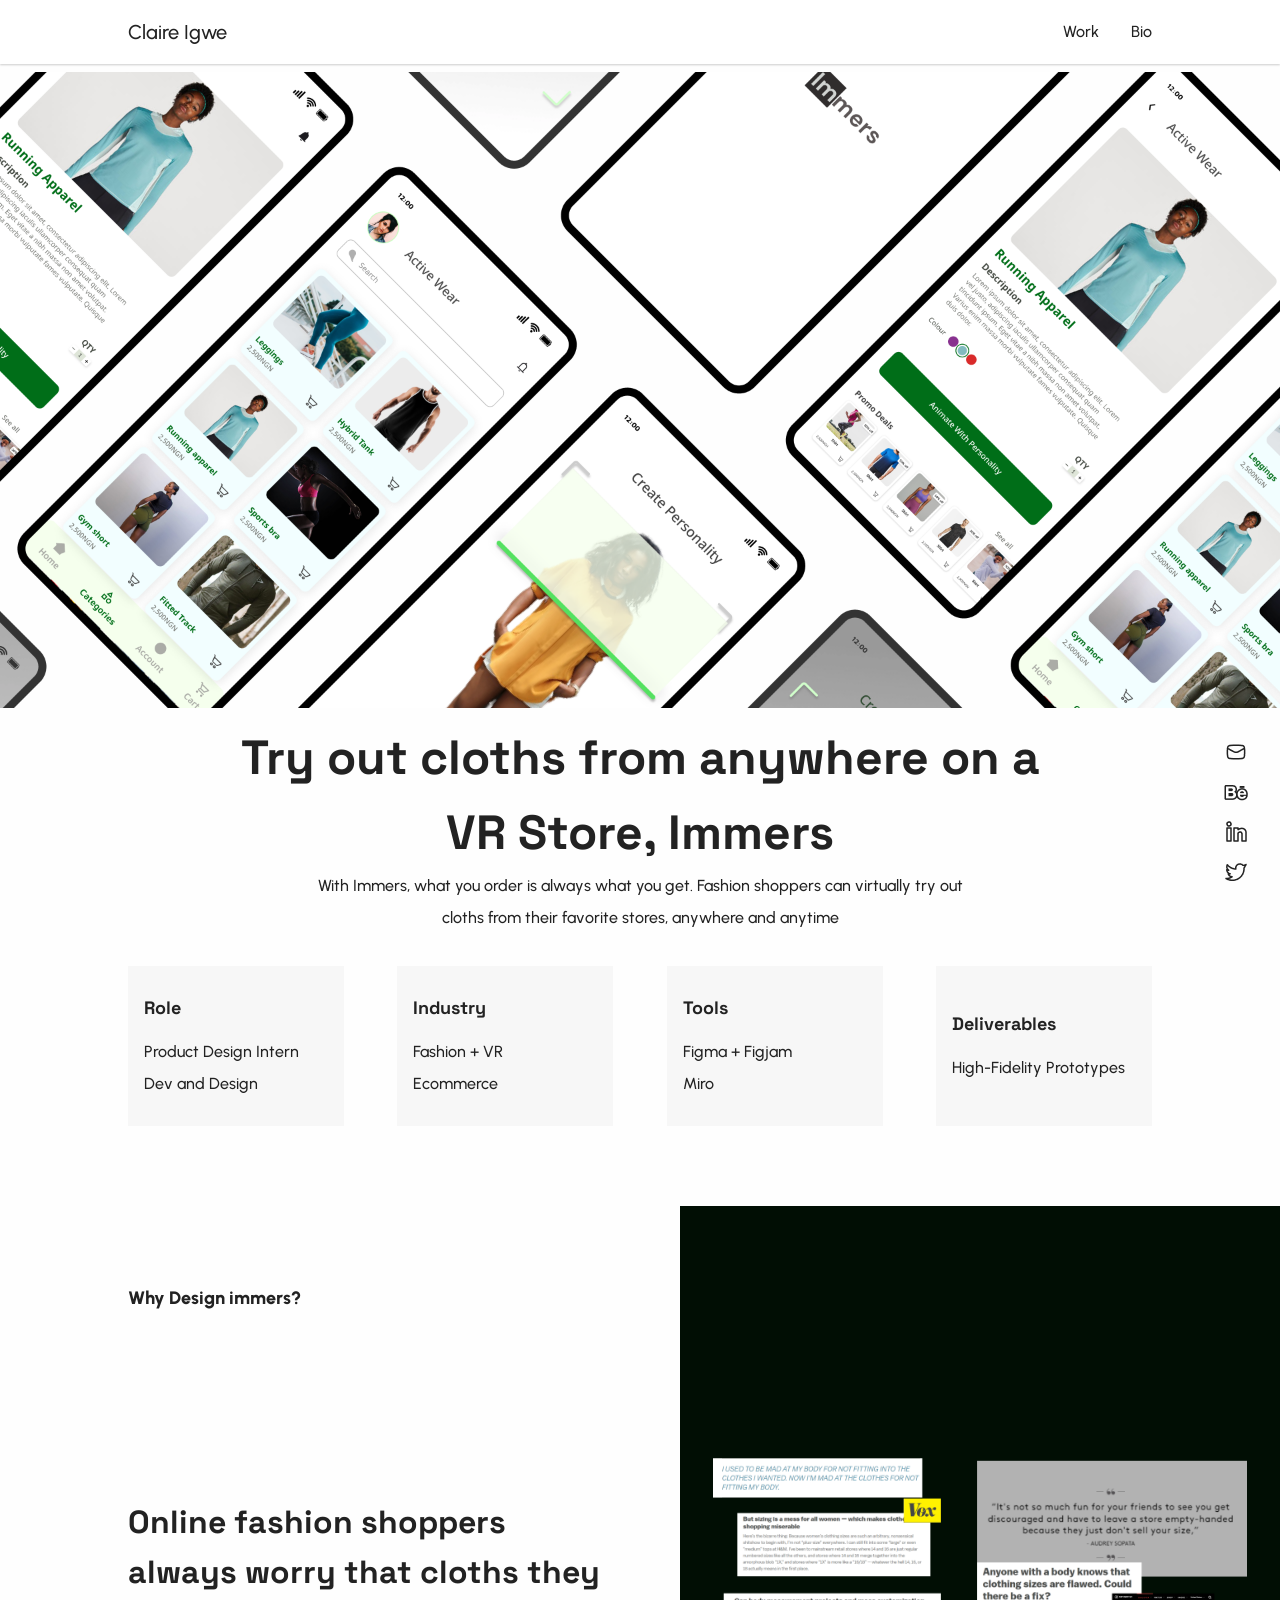
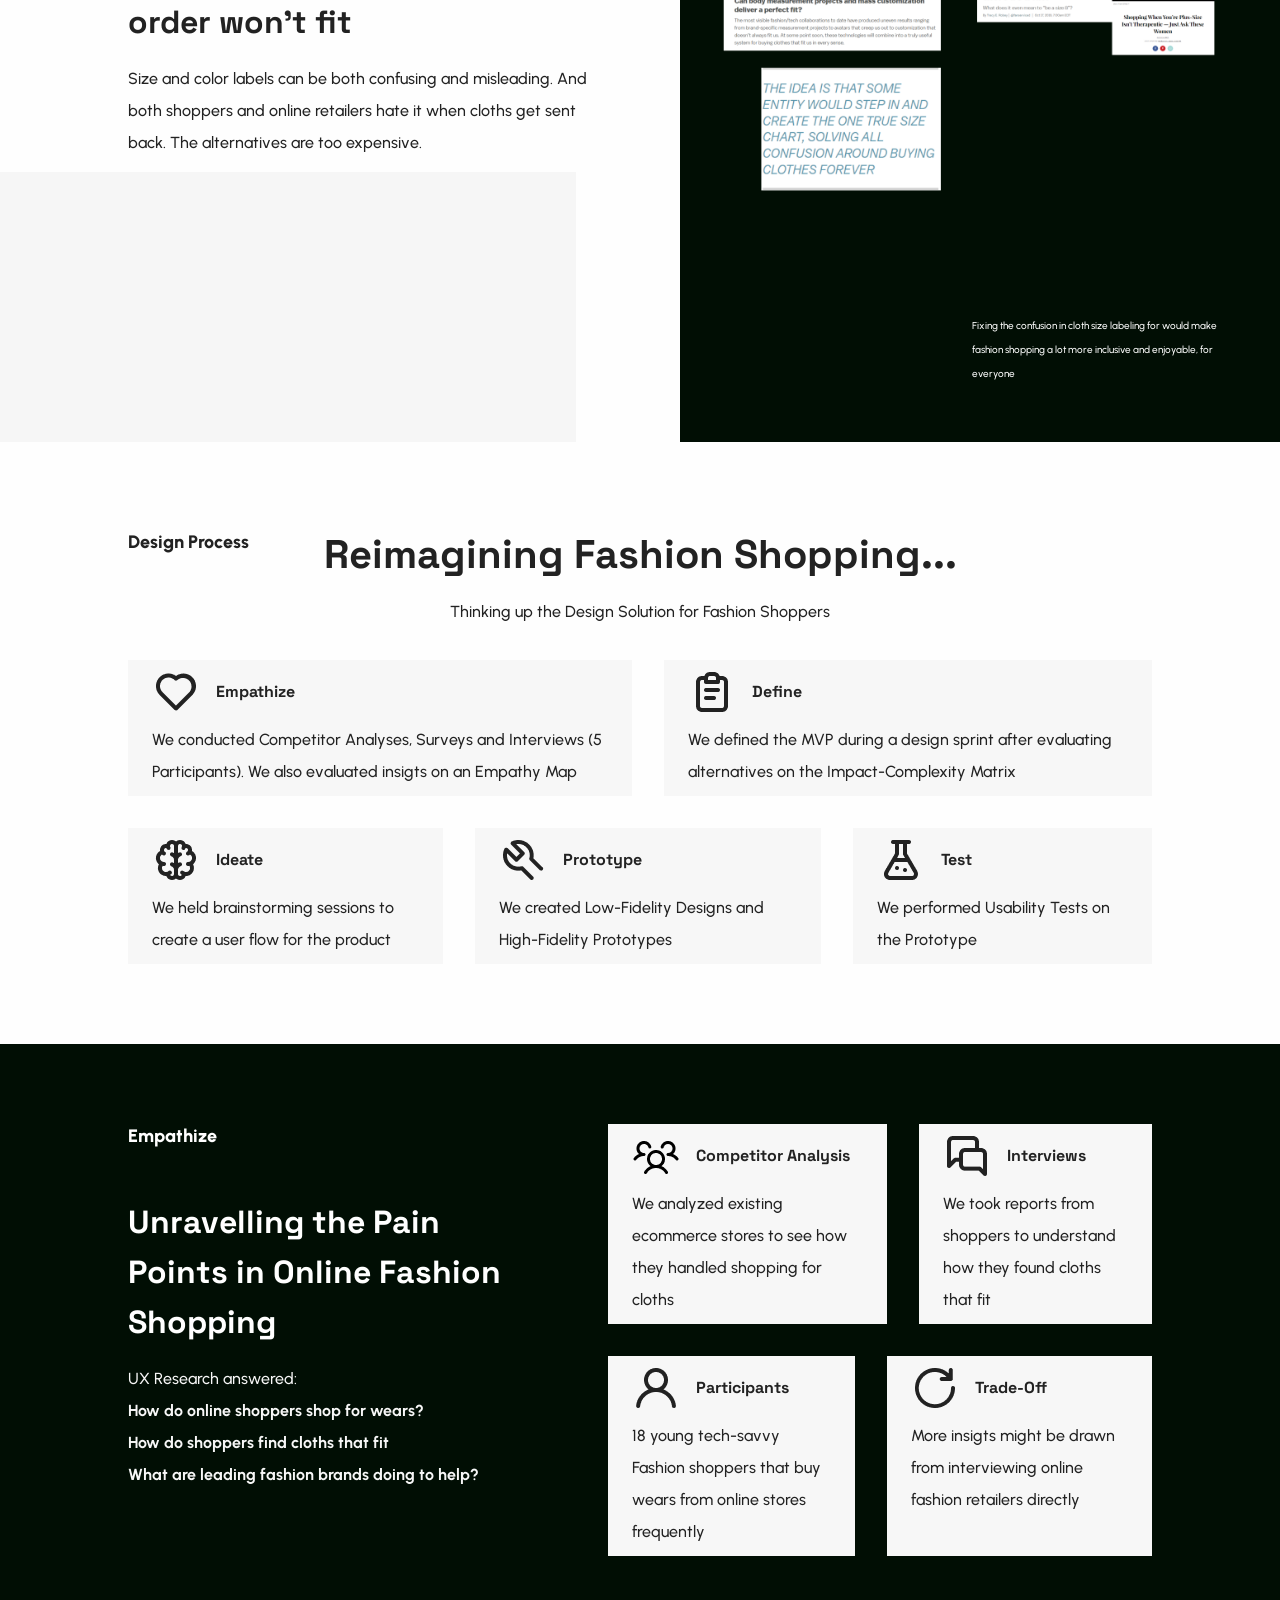
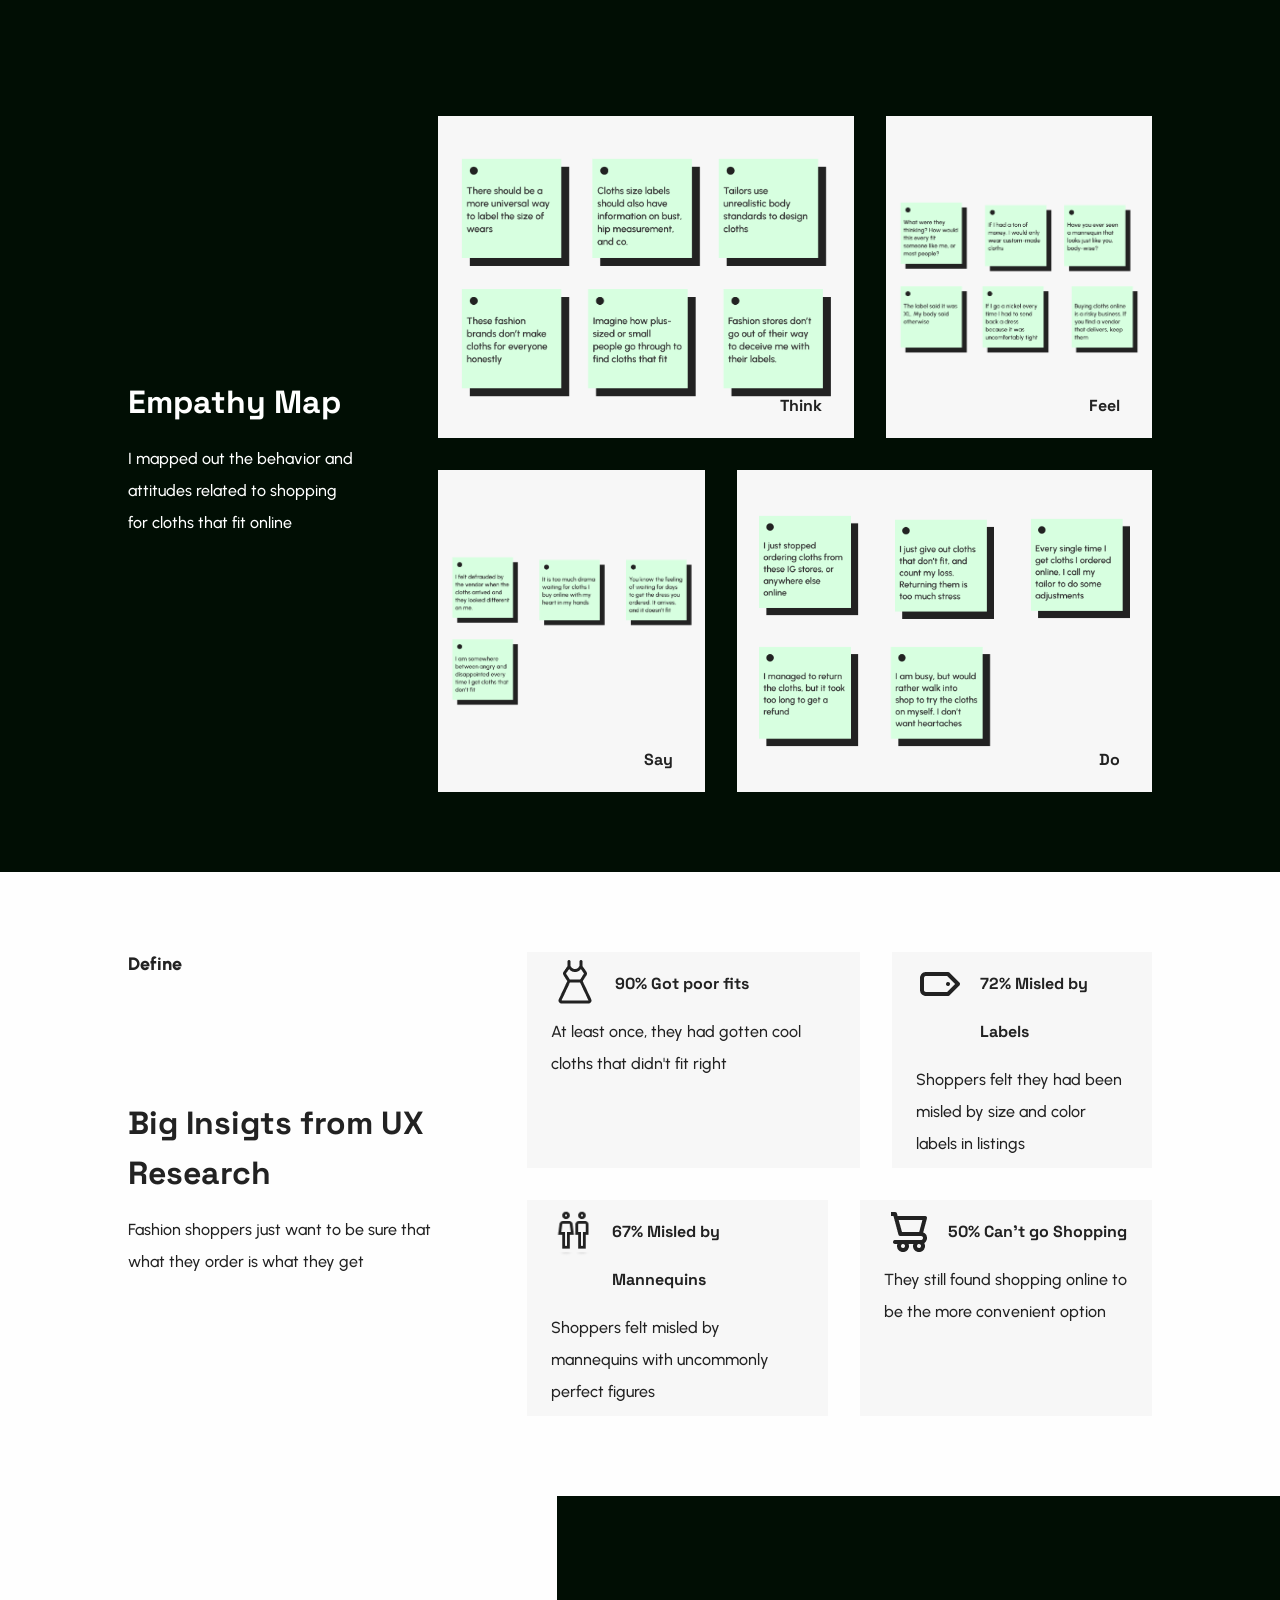
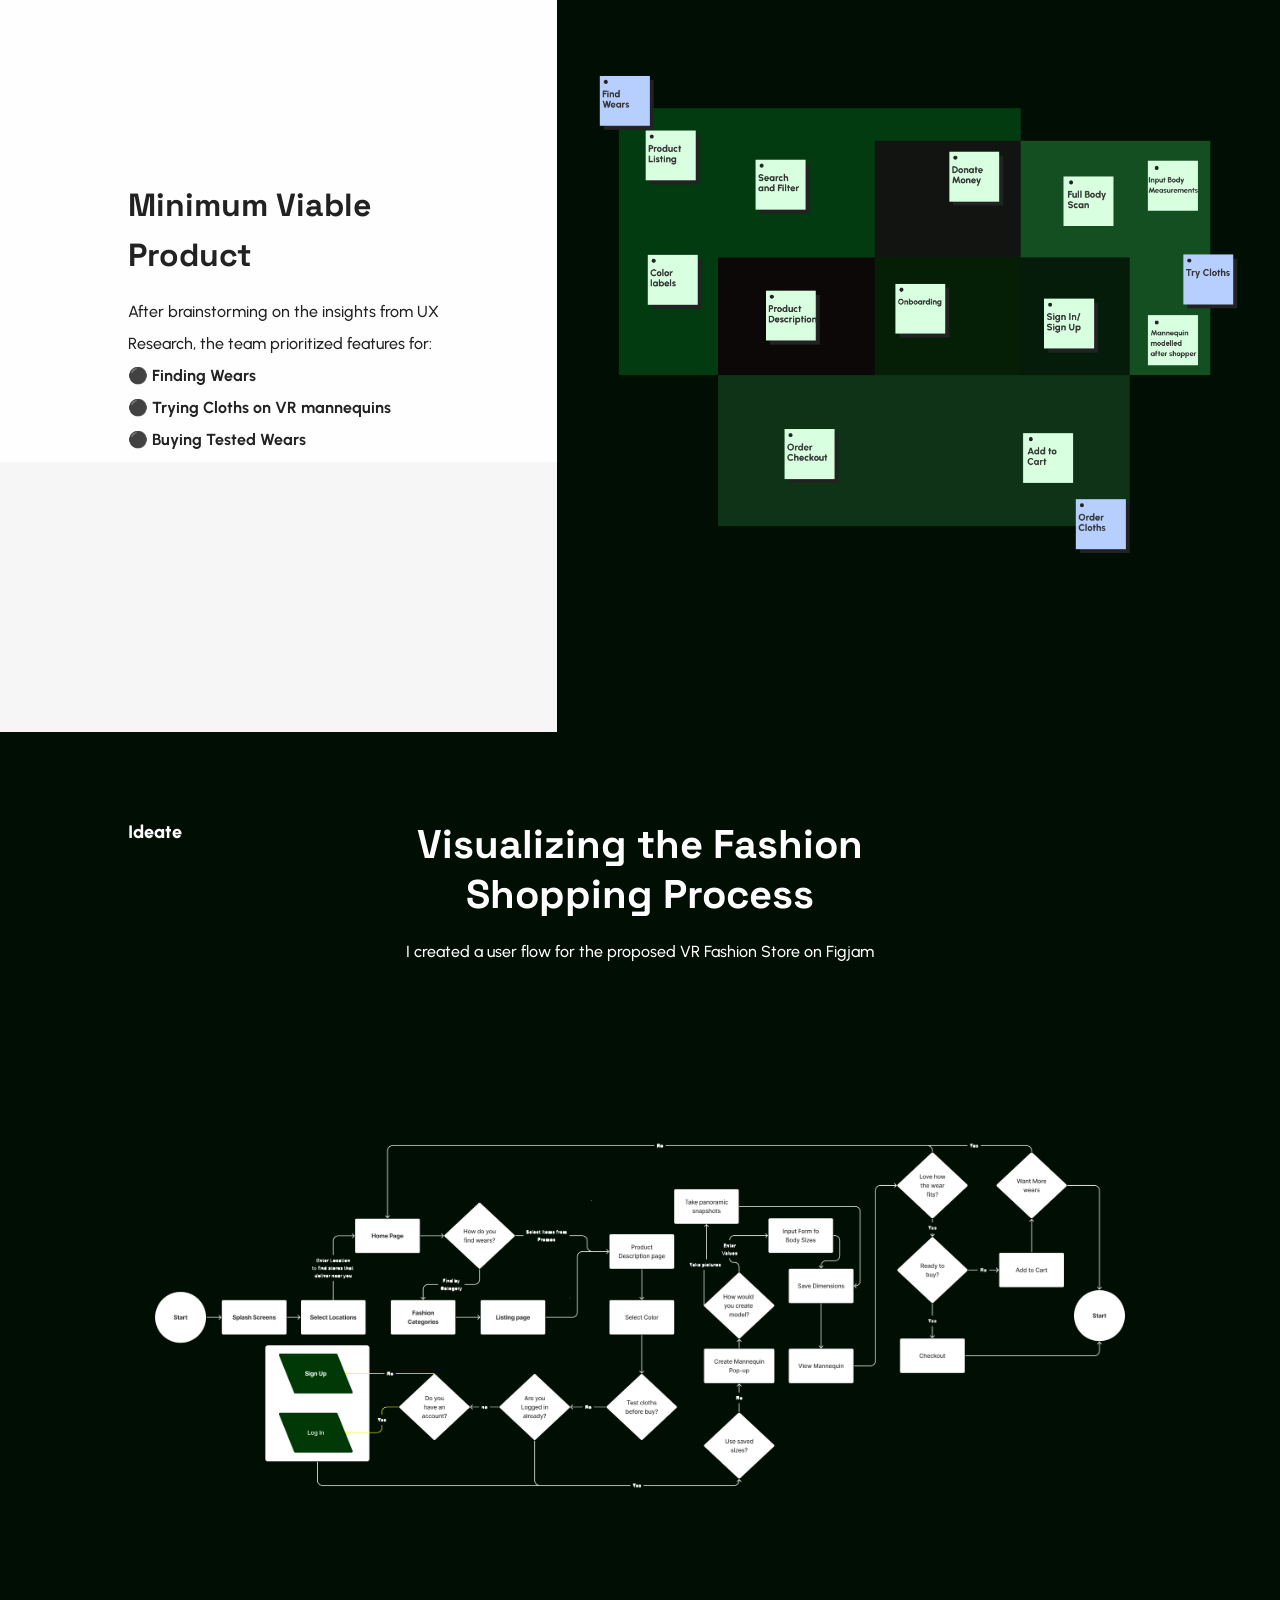
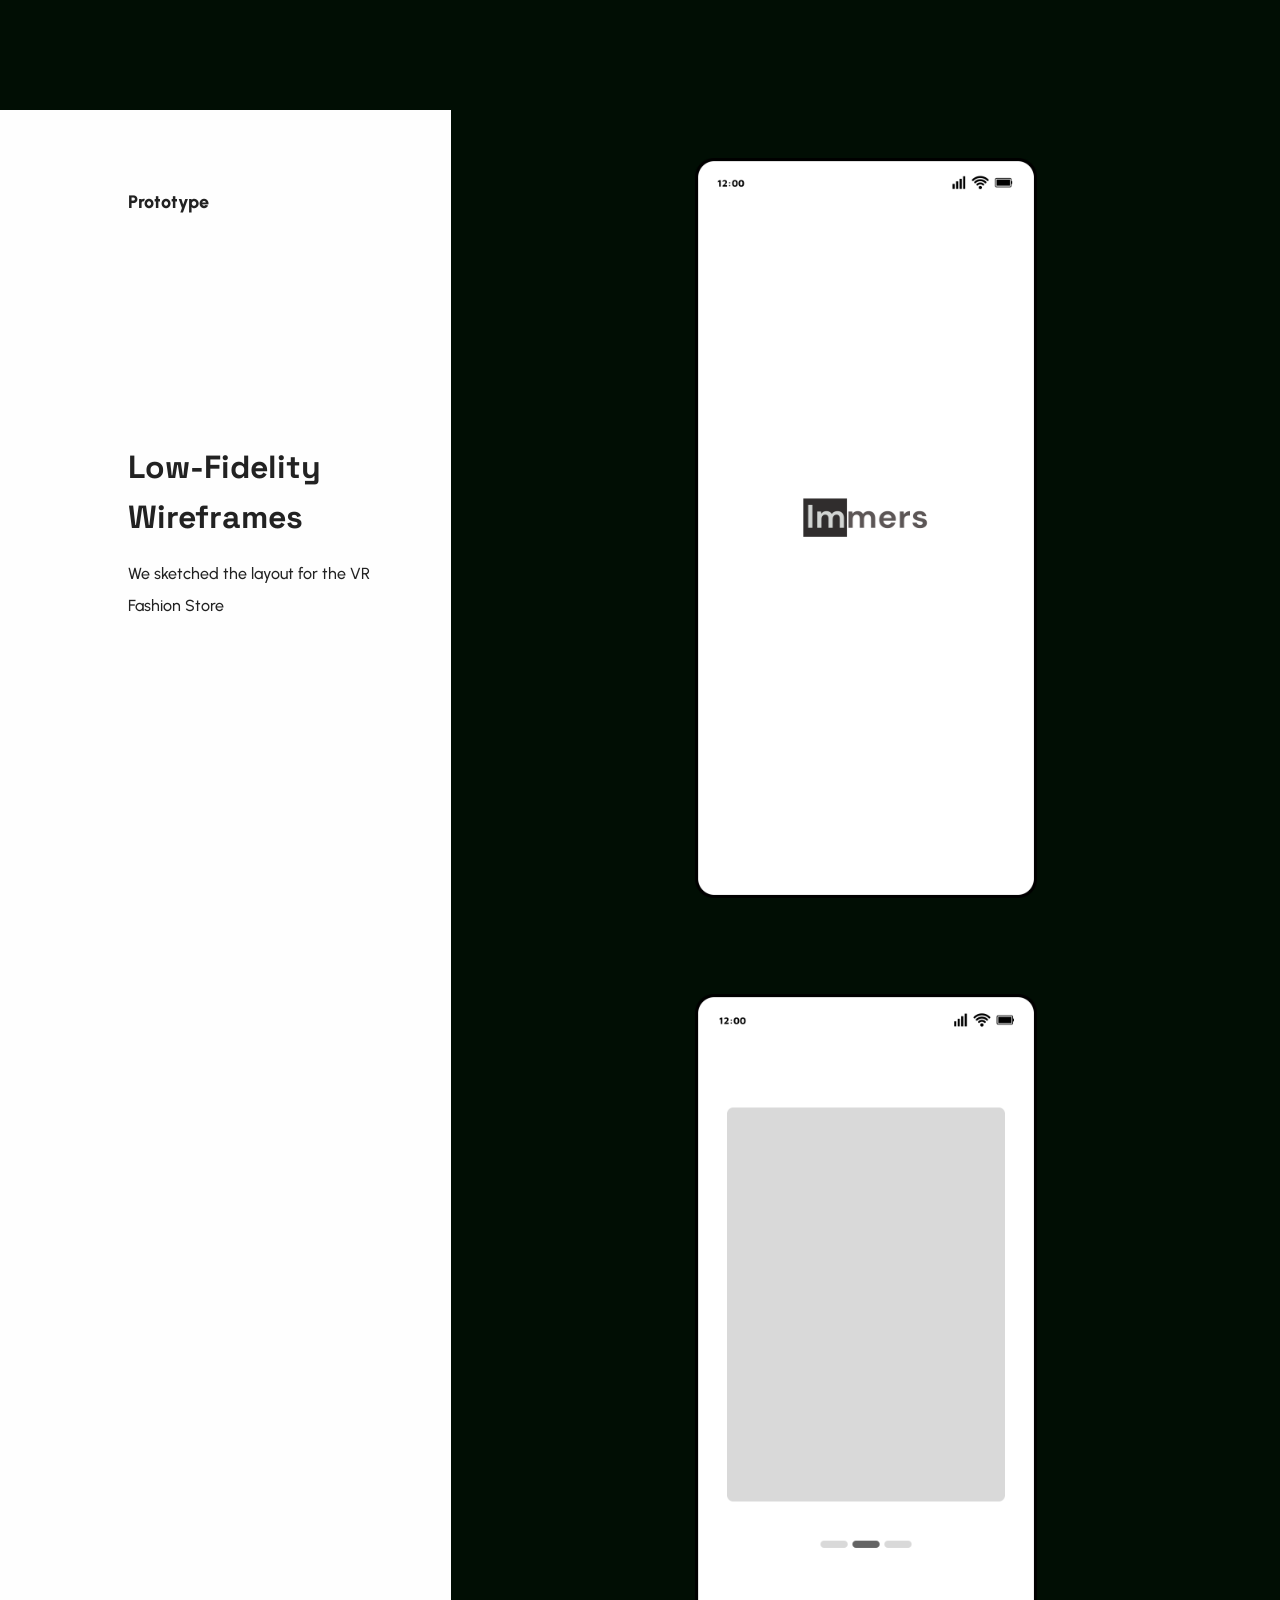
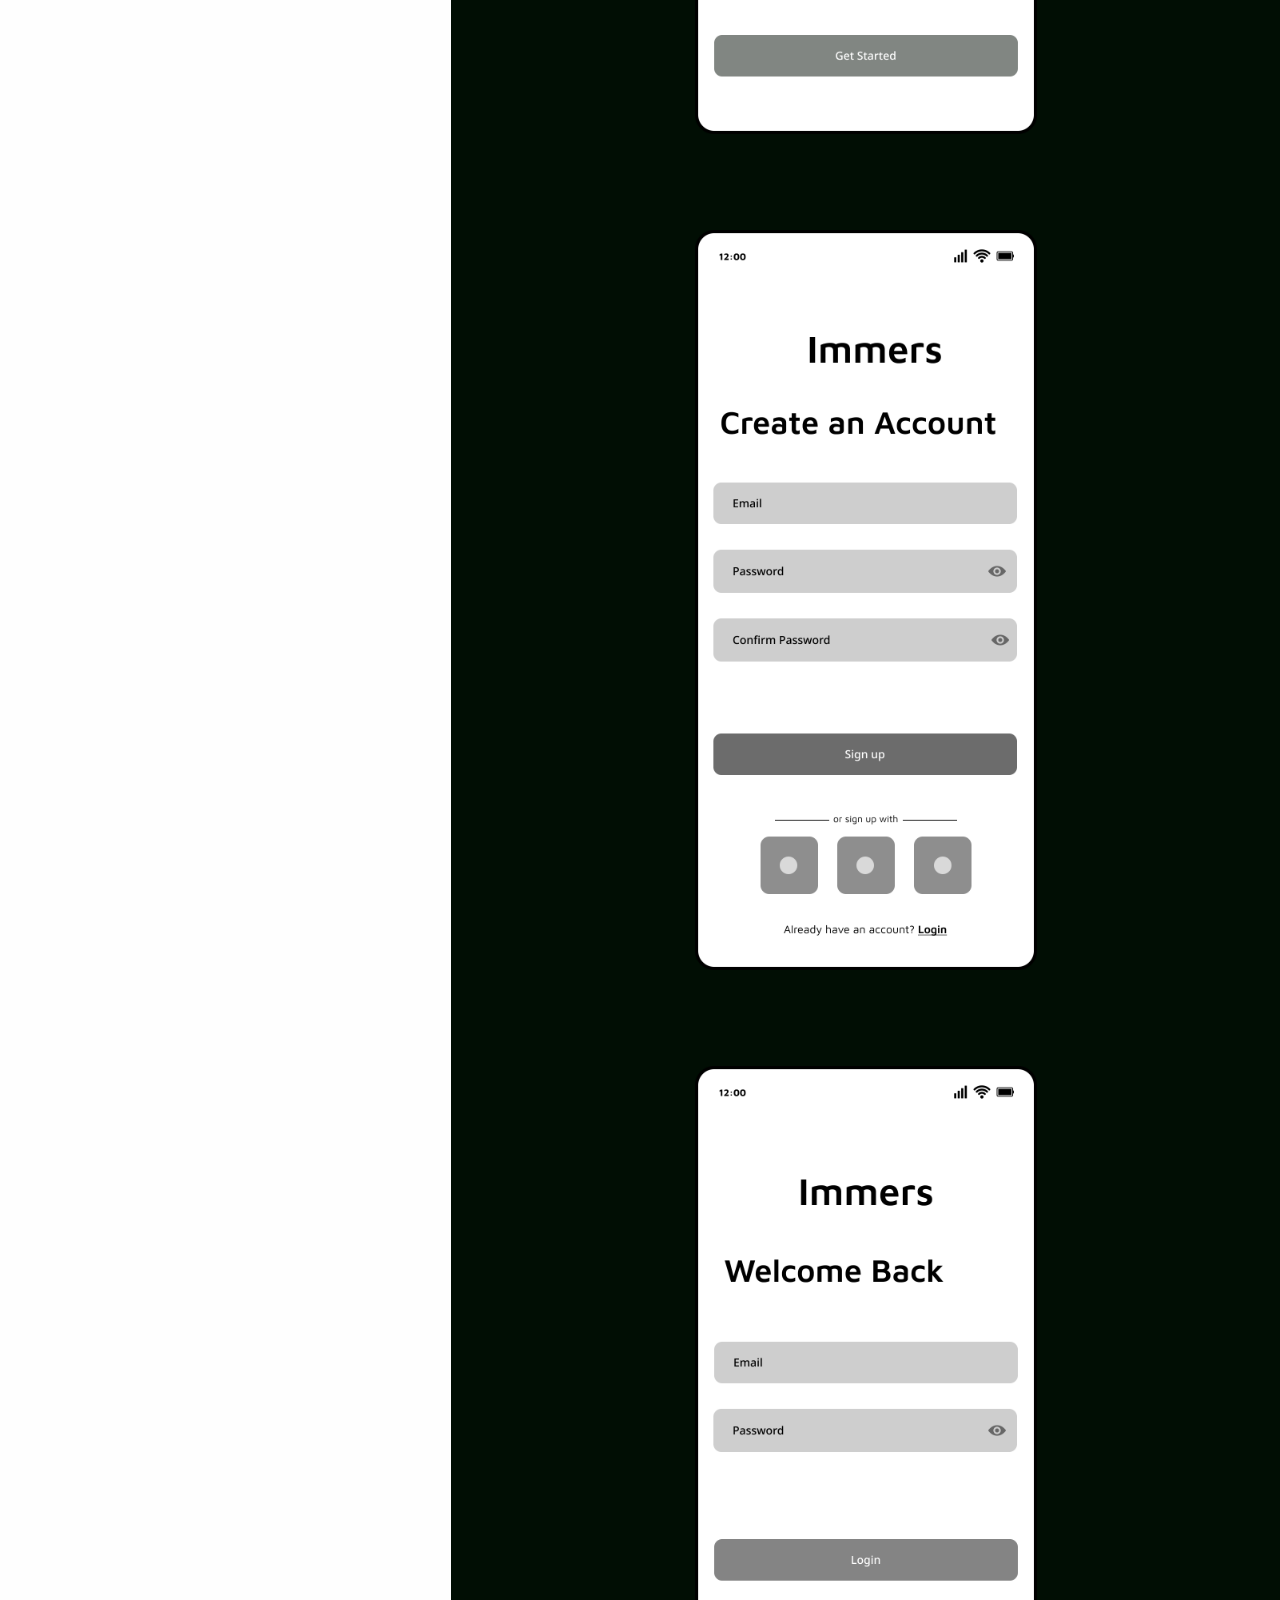
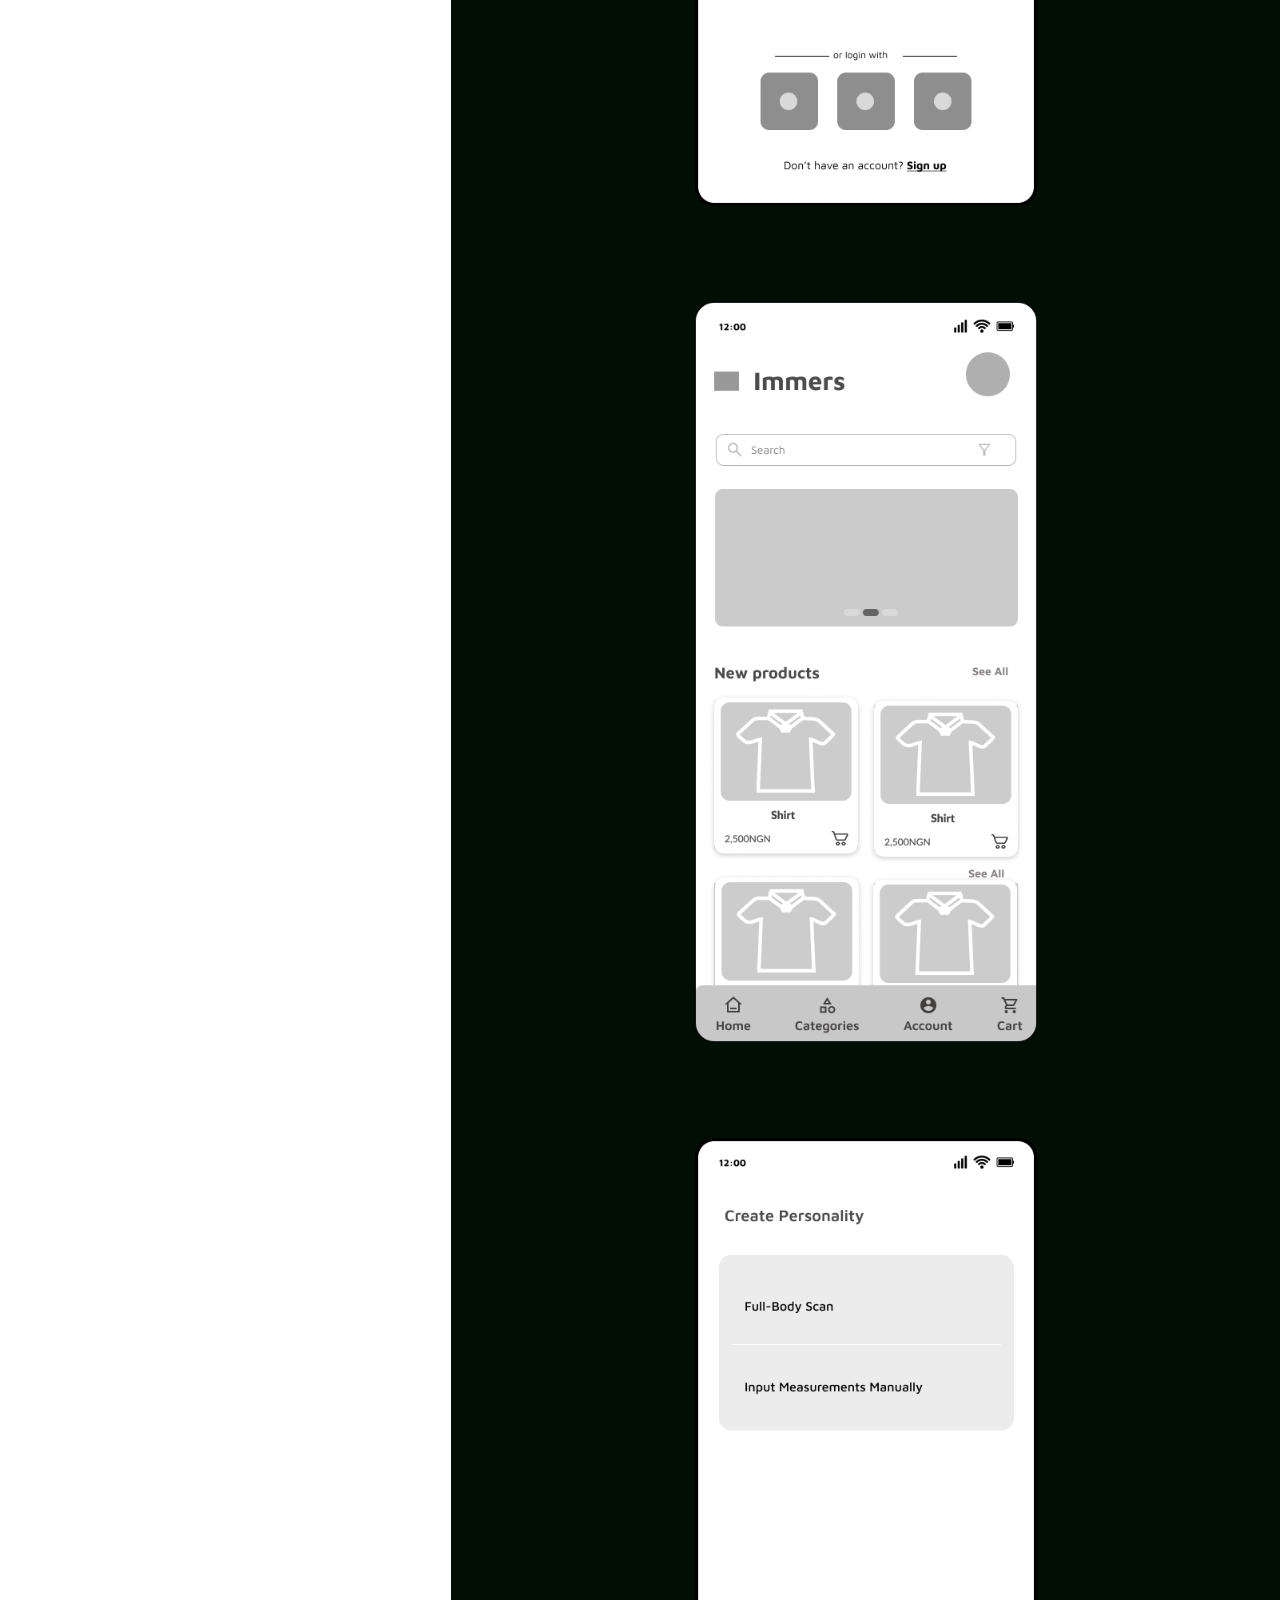
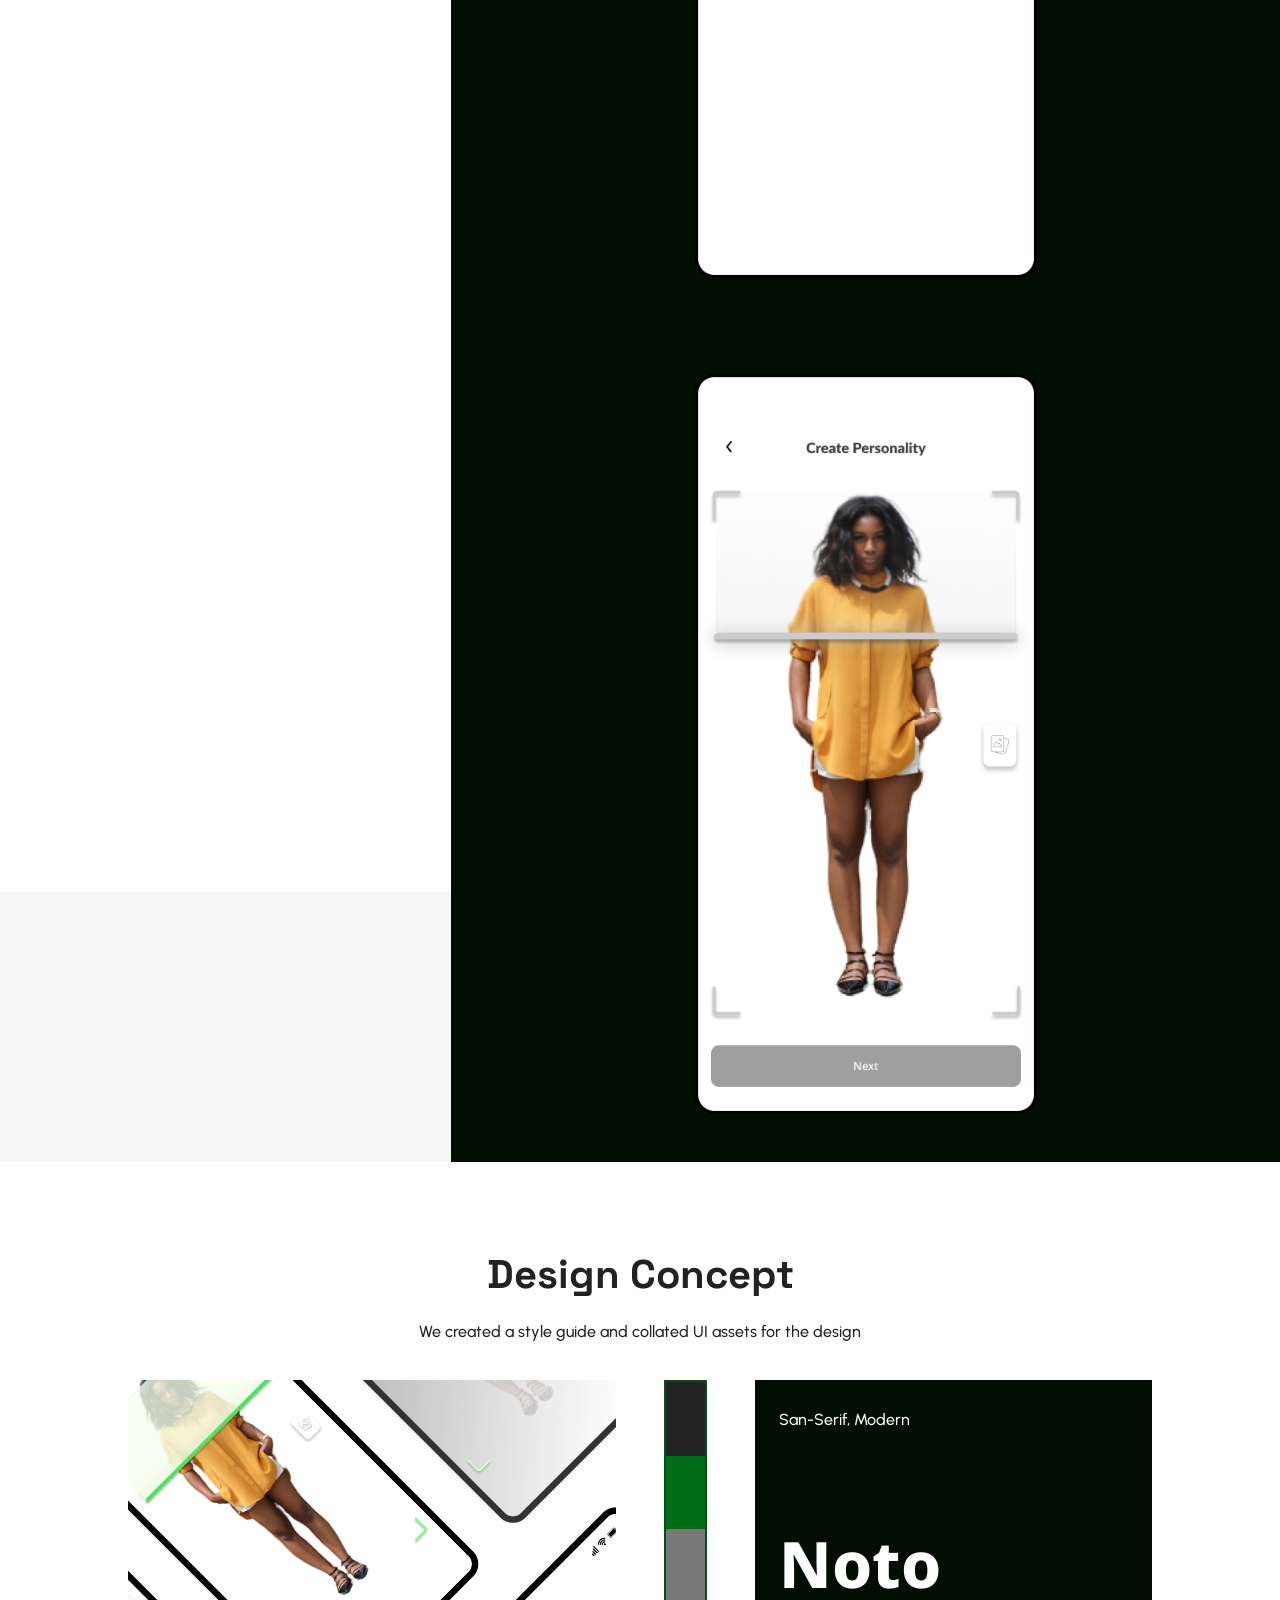
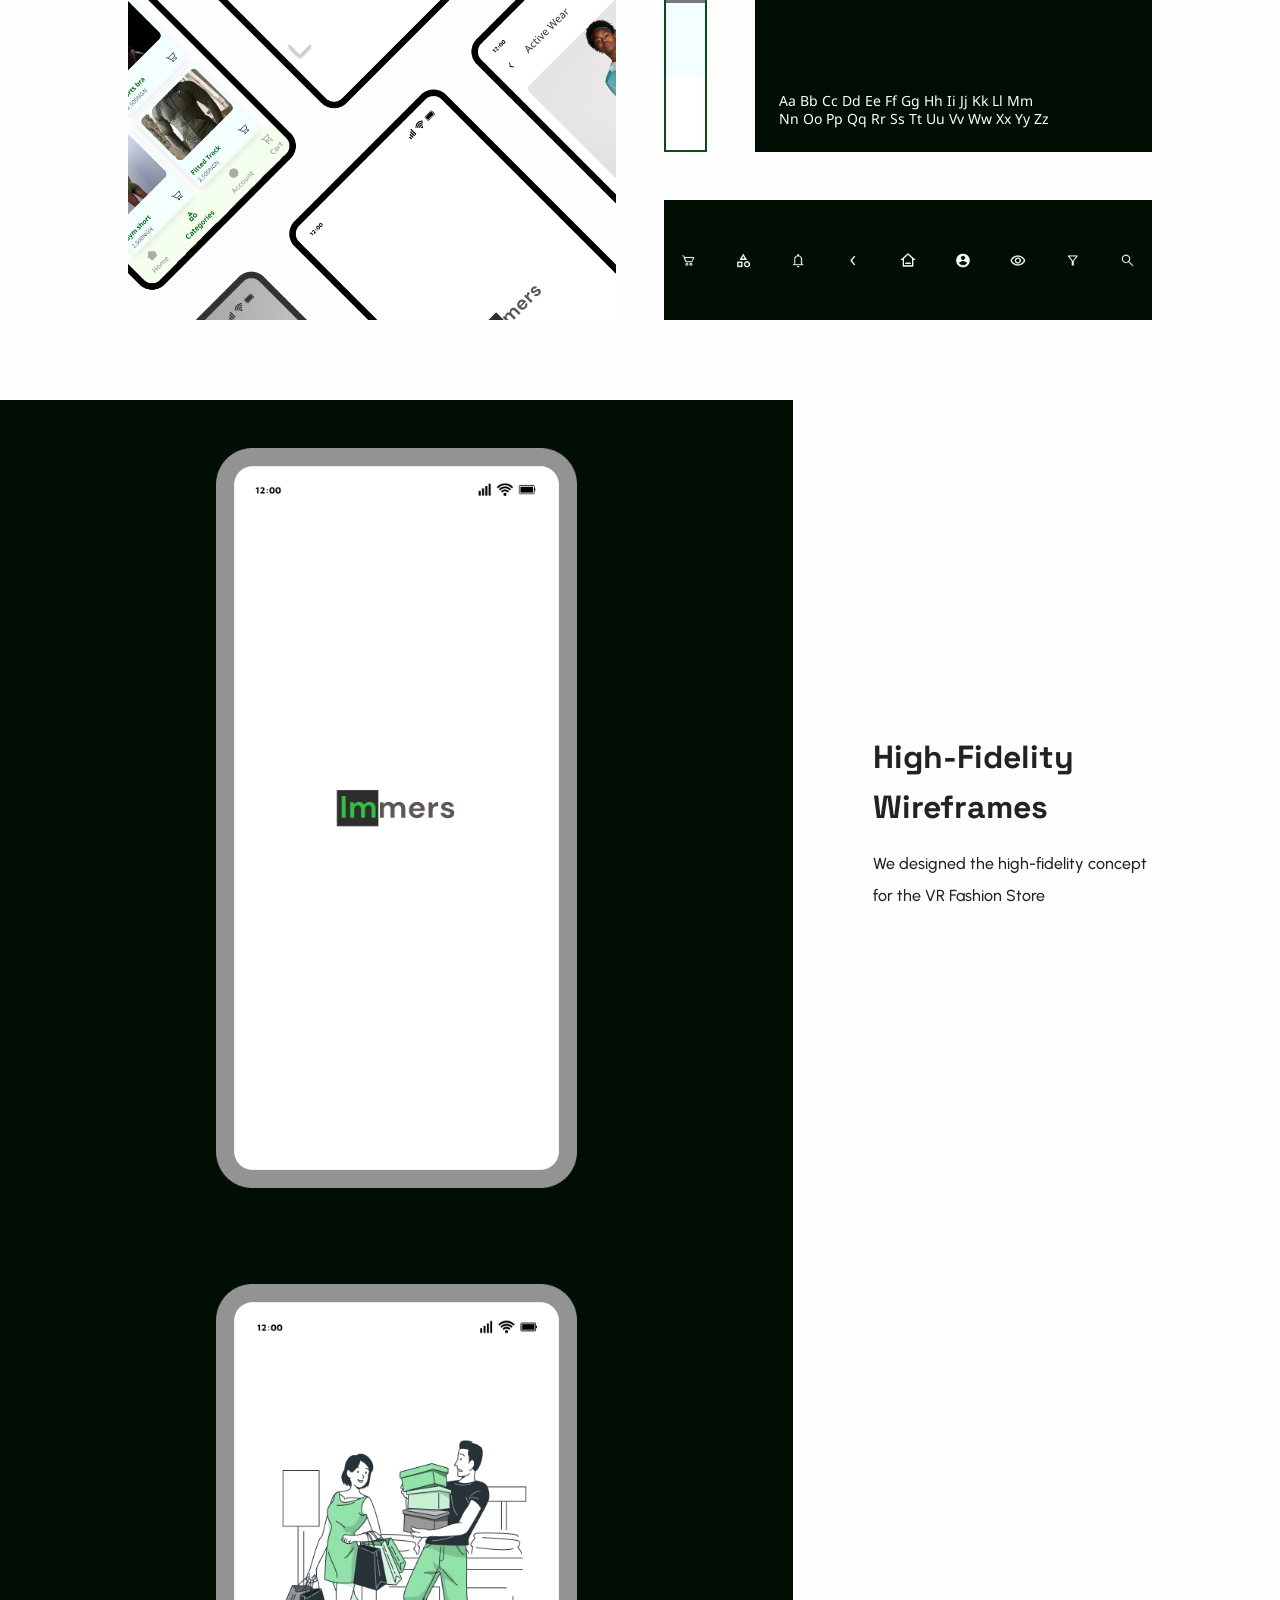
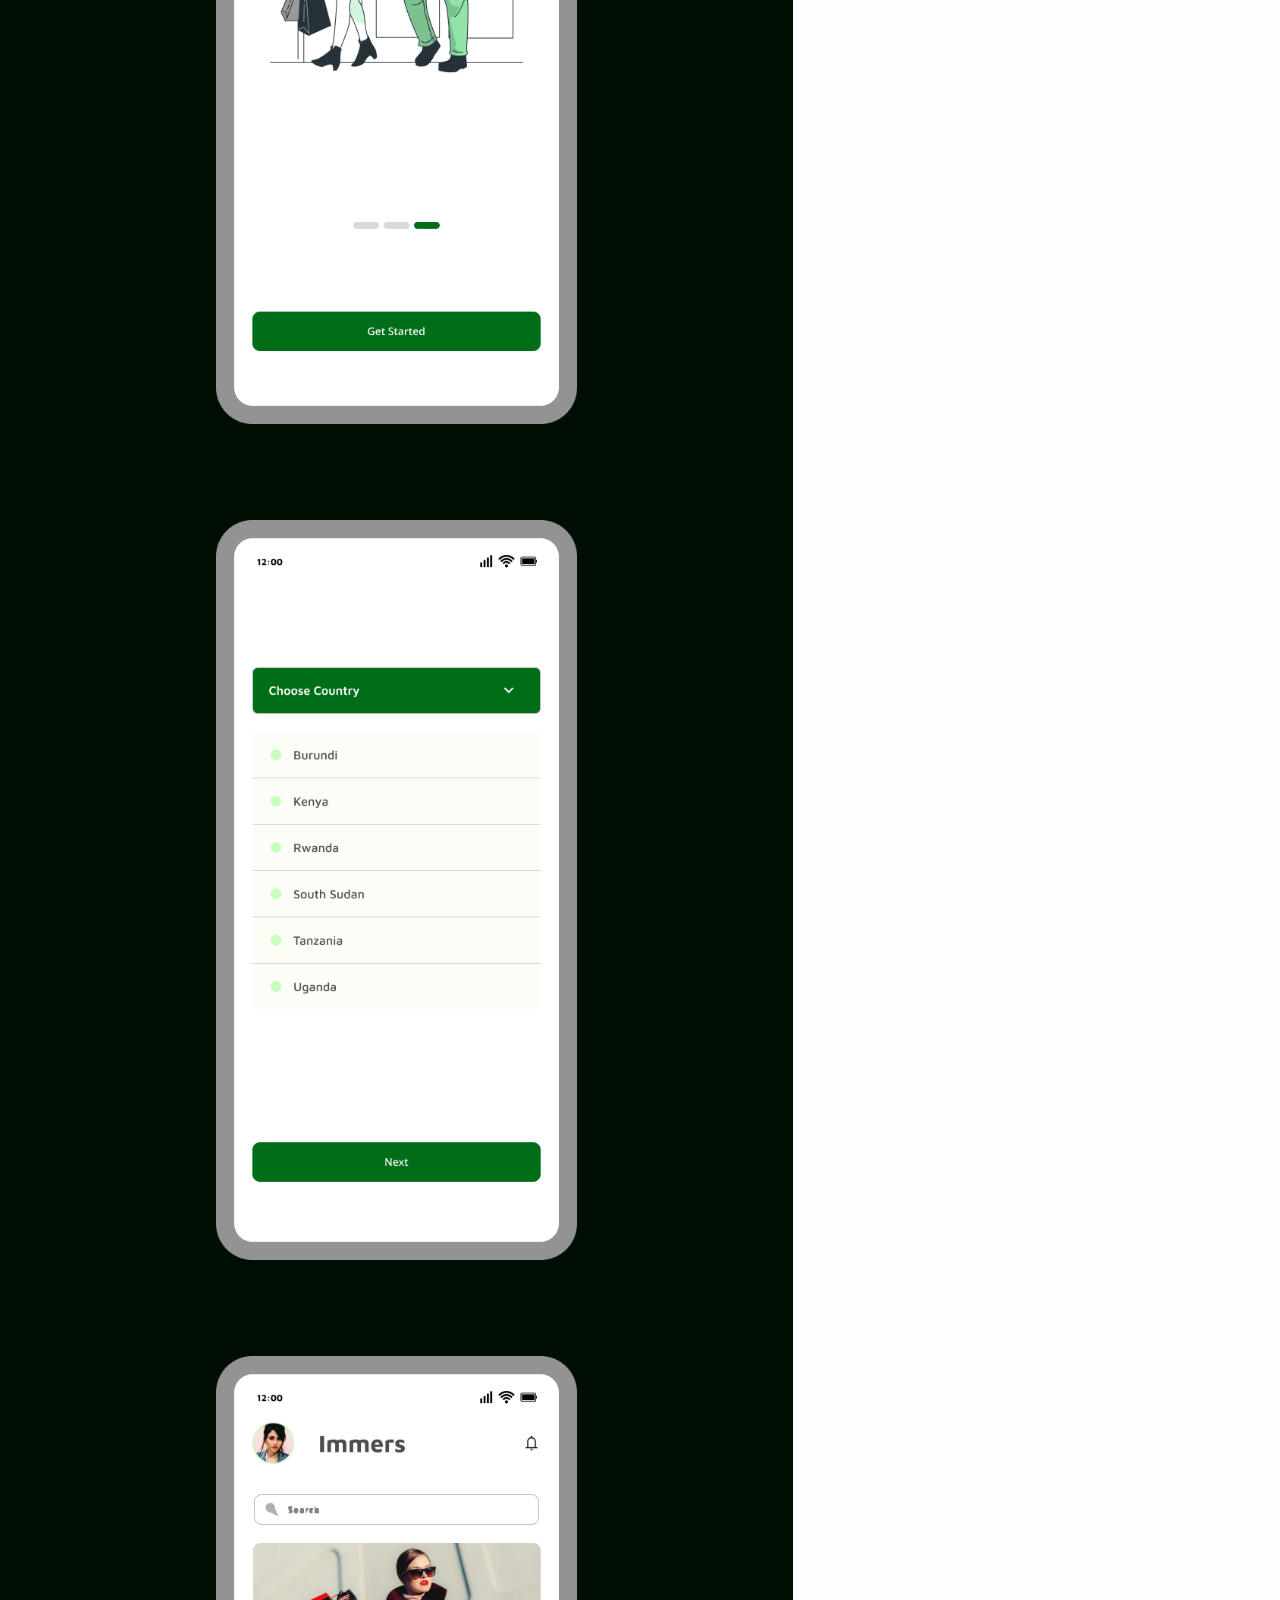
<file: immers/index.html>
<!DOCTYPE html>
<html lang="en-US">
    <head>
        <meta charset="UTF-8">
        <meta name='viewport' content='width=device-width, initial-scale=1.0, maximum-scale=1.0' />
        <title>Claire Igwe</title>
        <link rel="icon" href="../Image/fav-icon-dark.png" type="image/x-icon">
        <link rel="preconnect" href="https://fonts.googleapis.com">
        <link rel="preconnect" href="https://fonts.gstatic.com" crossorigin>
        <link href="https://fonts.googleapis.com/css2?family=Noto+Sans:ital,wght@0,800;1,400&family=Space+Grotesk:wght@300;400;500;600;700&family=Urbanist:ital,wght@0,100;0,200;0,300;0,400;0,500;0,600;0,700;0,800;0,900;1,100;1,200;1,300;1,400;1,500;1,600;1,700;1,800;1,900&display=swap" rel="stylesheet">
        <link rel="stylesheet" href="../style.css">
            

    </head>

    <body>

        <header>
            <nav>
                <section id="logo_holder">
                    <a href="https://claireigwe.github.io">Claire Igwe</a>
                    <button></button>
                </section>

                <section id="menu_container_close">
                
                    <section class="nav_items">
                        <a href="https://claireigwe.github.io">Work</a>
                        <a href="https://claireigwe.github.io/bio">Bio</a>
                    </section>

                    <section class="social_links">
                        <a href="mailto:somiigwe@gmail.com" target="_blank"><img src="../Image/mail.png" alt="email icon"><p>Email</p></a>
                        <a href="https://www.behance.net/claireigwe2" target="_blank"><img src="../Image/behance.png" alt="behance icon"><p>Behance</p></a>
                        <a href="https://www.linkedin.com/in/claire-igwe" target="_blank"><img src="../Image/linkedin.png" alt="linkedin icon"><p>LinkedIn</p></a>
                        <a href="https://www.twitter.com/claire_uxdesign" target="_blank"><img src="../Image/twitter.png" alt="twitter icon"><p>Twitter</p></a>
                    </section>
                </section>
            </nav>
        </header>

        <section class="loader_immers">
            <section></section>
            <section></section>
        </section>

        <section class="page_content">

            <section class="case_hero">

                <section class="hero_image_immers fade"></section>

                <section class="hero_title">  
                    <h2 class="enter_and_leave">Try out cloths from anywhere on a VR Store, Immers</h2>
                    <p class="enter_and_leave">With Immers, what you order is always what you get. Fashion shoppers can virtually try out cloths from their favorite stores, anywhere and anytime</p>
                </section>
            
                <section class="cards">
                        <section class="card1">
                            <h4>Role</h4>
                            <p>Product Design Intern<br>Dev and Design</p>
                        </section>

                        <section class="card2">
                            <h4>Industry</h4>
                            <p>Fashion + VR<br>Ecommerce</p>
                        </section>

                        <section class="card3">
                            <h4>Tools</h4>
                            <p>Figma + Figjam <br>Miro</p>
                        </section>

                        <section class="card4">
                            <h4>Deliverables</h4>
                            <p>High-Fidelity Prototypes</p>
                        </section>
                </section>

            </section>

        </section>

        <section class="case_section1 fit_screen">
            <section class="case_titles">
                <p>Why Design immers?</p>
            </section>

            <section class="text1">
                <h3>Online fashion shoppers always worry that cloths they order won't fit</h3>
                <p>Size and color labels can be both confusing and misleading. And both shoppers and online retailers hate it when cloths get sent back. The alternatives are too expensive.</p>
            </section>

            <section class="image1 immers  info_immers">
                <p class="immers white_text highlight">Fixing the confusion in cloth size labeling for would make fashion shopping a lot more inclusive and enjoyable, for everyone</p>
            </section>

            <section class="banner1"></section>
        </section>

        <section class="case_section5 fit" id="fit1">

            <section class="case_titles">
                <p>Design Process</p>
            </section>
            
            <section class="hero_title">
                <h3 class="limit_width2">Reimagining Fashion Shopping...</h3>
                <p>Thinking up the Design Solution for Fashion Shoppers</p>
            </section>

            <section class="image2 fit">
                <section class="grid2">
                    <section class="grid2_item1">
                        <section>
                            <img src="../Images/favorite.png">
                            <h5>Empathize</h5>
                        </section>
                        <p>We conducted Competitor Analyses, Surveys and Interviews (5 Participants). We also evaluated insigts on an Empathy Map</p>
                    </section>
    
                    <section class="grid2_item2">
                        <section>
                            <img src="../Images/search.png">
                            <h5>Define</h5>
                        </section>
                        <p>We defined the MVP during a design sprint after evaluating alternatives on the Impact-Complexity Matrix</p>
                    </section>
                    
                    <section class="grid2_item3">
                        <section>
                            <img src="../Images/psychology.png">
                            <h5>Ideate</h5>
                        </section>
                        <p>We held brainstorming sessions to create a user flow for the product</p>
                    </section>
                    
                    <section class="grid2_item4">
                        <section>
                            <img src="../Images/build.png">
                            <h5>Prototype</h5>
                        </section>
                        <p>We created Low-Fidelity Designs and High-Fidelity Prototypes</p>
                    </section>

                    <section class="grid2_item5">
                        <section>
                            <img src="../Images/science.png">
                            <h5>Test</h5>
                        </section>
                        <p>We performed Usability Tests on the Prototype</p>
                    </section>
                </section>
            </section>
        </section>

        <section class="case_section1 immers fit padding2">
            <section class="case_titles">
                <p class="white_text">Empathize</p>
            </section>

            <section class="text1">
                <h3>Unravelling the Pain Points in Online Fashion Shopping</h3>
                <p class="white_text">UX Research answered:<strong><br>How do online shoppers shop for wears?<br>How do shoppers find cloths that fit<br>What are leading fashion brands doing to help?<strong></p>
            </section>

            <section class="image1 immers">
                <section class="grid2 padding">
                    <section class="grid1_item1">
                        <section>
                            <img src="../Images/competitor.png">
                            <h5>Competitor Analysis</h5>
                        </section>
                        <p>We analyzed existing ecommerce stores to see how they handled shopping for cloths</p>
                    </section>
    
                    <section class="grid1_item2">
                        <section>
                            <img src="../Images/interview.png">
                            <h5>Interviews</h5>
                        </section>
                        <p>We took reports from shoppers to understand how they found cloths that fit</p>
                    </section>
    
                    <section class="grid1_item3">
                        <section>
                            <img src="../Images/participant.png">
                            <h5>Participants</h5>
                        </section>
                        <p>18 young tech-savvy Fashion shoppers that buy wears from online stores frequently</p>
                    </section>
                    
                    <section class="grid1_item4">
                        <section>
                            <img src="../Images/iterate.png">
                            <h5>Trade-Off</h5>
                        </section>
                        <p>More insigts might be drawn from interviewing online fashion retailers directly</p>
                    </section>
                </section>
            </section>

            <section class="banner1"></section>
        </section>


        <section class="case_section1 immers fit_screen">

            <section class="case_titles"><p class="white_text"></p></section>

            <section class="text2">
                <h3>Empathy Map</h3>
                <p class="white_text">I mapped out the behavior and attitudes related to shopping for cloths that fit online</p>
            </section>

            <section class="grid1">
                <section class="grid1_item1" id="think">
                    <h5 class="bottom_label">Think</h5>
                </section>

                <section class="grid1_item2" id="feel">
                    <h5 class="bottom_label">Feel</h5>
                </section>

                <section class="grid1_item3" id="say">
                    <h5 class="bottom_label">Say</h5>
                </section>
                
                <section class="grid1_item4" id="do">
                    <h5 class="bottom_label">Do</h5>
                </section>
            </section>
        </section>


        <section class="case_section1 fit padding2">
            <section class="case_titles">
                <p>Define</p>
            </section>

            <section class="text1">
                <h3>Big Insigts from UX Research</h3>
                <p>Fashion shoppers just want to be sure that what they order is what they get</p>
            </section>

            <section class="image1">
                <section class="grid2 padding">
                    <section class="grid1_item1">
                        <section>
                            <img src="../Images/dress.png">
                            <h5>90% Got poor fits</h5>
                        </section>
                        <p>At least once, they had gotten cool cloths that didn't fit right</p>
                    </section>
    
                    <section class="grid1_item2">
                        <section>
                            <img src="../Images/label.png">
                            <h5>72% Misled by Labels</h5>
                        </section>
                        <p>Shoppers felt they had been misled by size and color labels in listings</p>
                    </section>
    
                    <section class="grid1_item3">
                        <section>
                            <img src="../Images/mannequin.png">
                            <h5>67% Misled by Mannequins</h5>
                        </section>
                        <p>Shoppers felt misled by mannequins with uncommonly perfect figures</p>
                    </section>
                    
                    <section class="grid1_item4">
                        <section>
                            <img src="../Images/shop.png">
                            <h5>50% Can't go Shopping</h5>
                        </section>
                        <p>They still found shopping online to be the more convenient option</p>
                    </section>
                </section>
            </section>
        </section>

        <section class="case_section1 fit_screen">

            <section class="text1">
                <h3>Minimum Viable Product</h3>
                <p>After brainstorming on the insights from UX Research, the team prioritized features for:<br><strong>⚫ Finding Wears<br>⚫ Trying Cloths on VR mannequins<br>⚫ Buying Tested Wears</strong></p>
            </section>

            <section class="image1 immers immers_mvp">
            </section>

            <section class="banner1"></section>
        </section>
        


        <section class="case_section6 immers">

            <section class="case_titles"><p style="color: white;">Ideate</p></section>
            <section class="hero_title">
                <h3>Visualizing the Fashion Shopping Process</h3>
                <p class="white_text">I created a user flow for the proposed VR Fashion Store on Figjam</p>
            </section>

            <section class="image3" id="flow_immers">

            </section>
        </section>

        <section class="case_section1 align">

            <section class="case_titles padding4"><p>Prototype</p></section>

            <section class="text1 fit_screen sticky2 justify">
                <h3>Low-Fidelity Wireframes</h3>
                <p>We sketched the layout for the VR Fashion Store</p>
            </section>

            <section class="image1 immers prototype snap_type">
                
                <section class="snap_align slide7">
                    <img src="../Images/immers/low_fi/immers_logo.png">
                </section>

                <section class="snap_align slide7">
                    <img src="../Images/immers/low_fi/Onboarding.png">
                </section>

                <section class="snap_align slide7">
                    <img src="../Images/immers/low_fi/Sign Up.png">
                </section>

                <section class="snap_align slide7">
                    <img src="../Images/immers/low_fi/Login.png">
                </section>

                <section class="snap_align slide7">
                    <img src="../Images/immers/low_fi/Home page.png">
                </section>

                <section class="snap_align slide7">
                    <img src="../Images/immers/low_fi/Create Personaity.png">
                </section>

                <section class="snap_align slide7">
                    <img src="../Images/immers/low_fi/Create personality.png">
                </section>
            </section>

            <section class="banner1"></section>
        </section>

        <section class="case_section6">
            <section class="case_titles">
            </section>

            <section class="hero_title">
                <h3>Design Concept</h3>
                <p>We created a style guide and collated UI assets for the design</p>
            </section>

            <section class="image4">
                <section id="immersmock"></section>
                <section class="grid4">
                    <section id="immerscolor"></section>

                    <section id="typography" class="immers">
                        <p class="white_text">San-Serif, Modern</p>
    
                        <p class="white_text noto">Noto</p>
    
                        <p class="white_text noto2">Aa Bb Cc Dd Ee Ff Gg Hh Ii Jj Kk Ll Mm<br>Nn Oo Pp Qq Rr Ss Tt Uu Vv Ww Xx Yy Zz</p>
                    </section>
    
                    <section id="immersicon" class="immers"></section>
                </section>
                
            </section>

        </section>


        <section class="case_section1 reverse padding4 align">

            <section class="text4 sticky2 justify padding3 fit_screen">
                <h3>High-Fidelity Wireframes</h3>
                <p>We designed the high-fidelity concept for the VR Fashion Store</p>
            </section>

            <section class="image1 immers prototype overflow snap_type">

                <section class="snap_align sticky slide">
                    <img src="../Images/immers/hi_fi/1.png">
                </section>

                <section class="snap_align sticky slide">
                    <img src="../Images/immers/hi_fi/2.png">
                </section>

                <section class="snap_align sticky slide">
                    <img src="../Images/immers/hi_fi/3.png">
                </section>

                <section class="snap_align sticky slide">
                    <img src="../Images/immers/hi_fi/4.png">
                </section>

                <section class="snap_align sticky slide">
                    <img src="../Images/immers/hi_fi/5.png">
                </section>

                <section class="snap_align sticky slide">
                    <img src="../Images/immers/hi_fi/6.png">
                </section>

                <section class="snap_align sticky slide">
                    <img src="../Images/immers/hi_fi/7.png">
                </section>

                <section class="snap_align sticky slide">
                    <img src="../Images/immers/hi_fi/8.png">
                </section>

                <section class="snap_align sticky slide">
                    <img src="../Images/immers/hi_fi/9.png">
                </section>

                <section class="snap_align sticky slide">
                    <img src="../Images/immers/hi_fi/10.png">
                </section>

                <section class="snap_align sticky slide">
                    <img src="../Images/immers/hi_fi/11.png">
                </section>

                <section class="snap_align sticky slide">
                    <img src="../Images/immers/hi_fi/12.png">
                </section>

                <section class="snap_align sticky slide">
                    <img src="../Images/immers/hi_fi/13.png">
                </section>

                <section class="snap_align sticky slide">
                    <img src="../Images/immers/hi_fi/14.png">
                </section>

            </section>
        

            <section class="banner1"></section>
        </section>

        <!--<section class="case_section1 fit_screen padding4">

            <section class="text1">
                <h3>Interaction Design</h3>
                <p>I created a Figma prototype for the cloth donation app</p>
            </section>

            <section class="image1 clothes_xo"><img class="radius" src="../Images/Clothes-XO.gif"></section>

            <section class="banner1"></section>
        </section>

        <section class="case_section1">

            <section class="text1">
                <h3>Low-Fidelity Wireframes</h3>
                <p>I designed the general layout for the VR Fashion Store</p>
            </section>

            <section class="image1 immers prototype overflow snap_type">

                <section class="snap_align">
                    <img src="../Images/Clothes-XO.gif">
                </section>
            </section>

            <section class="banner1"></section>
        </section>

        <section class="case_section1 reverse">

            <section class="text4">
                <h3>High-Fidelity Wireframes</h3>
                <p>I designed the high-fidelity concept for the VR Fashion Store</p>
            </section>

            <section class="image1 immers prototype overflow snap_type">

                <section class="snap_align">
                    <img src="../Images/Clothes-XO.gif">
                </section>
            </section>

            <section class="banner1"></section>
        </section>

        <section class="case_section1 fit_screen">

            <section class="text1">
                <h3>Interaction Design</h3>
                <p>I created a Figma prototype for Virtual Reality Fashion Store</p>
            </section>

            <section class="image1 immers" id="prototype"><img src="../Images/Clothes-XO.gif"></section>

            <section class="banner1"></section>
        </section>


        <section class="case_section1 immers fit padding2">
            <section class="case_titles">
                <p class="white_text">Test</p>
            </section>

            <section class="text1">
                <h3>Measuring Usability and Experience</h3>
                <p class="white_text">I conducted qualitative usability tests with 5 participants using Maze</p>
            </section>

            <section class="image1 immers">
                <section class="grid2 padding">
                    <section class="grid1_item1">
                        <section>
                            <img src="../Images/search.png">
                            <h5>Sign Up Later</h5>
                        </section>
                        <p>Participants loved that they weren't forced to sign up before they found what they wanted</p>
                    </section>
    
                    <section class="grid1_item2">
                        <section>
                            <img src="../Images/goal.png">
                            <h5>Completed Tasks</h5>
                        </section>
                        <p>Participants could complete all the major tasks without help</p>
                    </section>
    
                    <section class="grid1_item3">
                        <section>
                            <img src="../Images/favorite.png">
                            <h5>Favorite Features</h5>
                        </section>
                        <p>They loved that they could get pickups and donate money instead </p>
                    </section>
                    
                    <section class="grid1_item4">
                        <section>
                            <img src="../Images/iterate.png">
                            <h5>Improvements</h5>
                        </section>
                        <p>Participants identified that they couldn't find a way to drop off reviews or register a campaign<p>
                    </section>
                </section>
            </section>

            <section class="banner1"></section>
        </section>-->

        <section class="case_section6 immers">
            <section class="case_titles"><p class="white_text">Learning</p></section>
            <section class="hero_title">
                <h3 class="white_text">UI Design best-practices improve Speed and Outcome</h3>
                <p class="white_text">Mastering the Figma auto-layout tool and the atomic design approach on Figma means that I can rapidly design pixel-perfect, fully-responsive, and reusable UI assets</p>
            </section>
        </section>


        <!--<section class="case_section4 immers">
            <section class="text3">
                <h3>See more of my Works</h3>
            </section>

            <section class="grid2">
                <section class="grid1_item1">
                    <h5>Virtual Fashion Store where Shoppers<br> try out cloths remotely</h5>
                </section>

                <section class="grid1_item2">

                </section>

                <section class="grid1_item3">

                </section>
                
                <section class="grid1_item4">

                </section>
            </section>

        </section>-->

        <footer>
            <section class="title4">
                <h2>Let's Build Magic, Together</h2>
                <p>Send in a message. I would love to give you a richer tour of my works, and how we can significantly better your user experience and development</p>
            </section>

            <section class="social_links2">
                <a href="mailto:somiigwe@gmail.com"><img src="../Image/mail.png" alt="email icon"></a>
                <a href="https://www.behance.net/claireigwe2" target="_blank"><img src="../Image/behance.png" alt="behance icon"></a>
                <a href="https://www.linkedin.com/in/claire-igwe" target="_blank"><img src="../Image/linkedin.png" alt="linkedin icon"></a>
                <a href="https://www.twitter.com/claire_uxdesign" target="_blank"><img src="../Image/twitter.png" alt="twitter icon"></a>
            </section>

            <section class="banner1"></section>
        </footer>
        
        <script>
            window.onclick=(el)=>{
                console.log(el.target.id)
            if(el.target==document.querySelector('#logo_holder button')){
                if(document.querySelector('#logo_holder button').id==""){
                        document.querySelector('#logo_holder button').setAttribute('id','cancel_icon_state')
                        menu_container_close.setAttribute('id','menu_container')
                }
                else if(document.querySelector('#logo_holder button').id!=""){
                        document.querySelector('#logo_holder button').removeAttribute('id')
                         menu_container.setAttribute('id','menu_container_close')
                }}
               
               else {
                if(document.body.innerHTML.includes('menu_container')){
                     if(document.querySelector('#logo_holder button').id!=""&&!menu_container.contains(el.target)&&(el.target.tagName!=='NAV')){
                         document.querySelector('#logo_holder button').removeAttribute('id')
                         menu_container.setAttribute('id','menu_container_close')
               }
               }
               }}
               
        </script>

    </body>
</html>
</file>
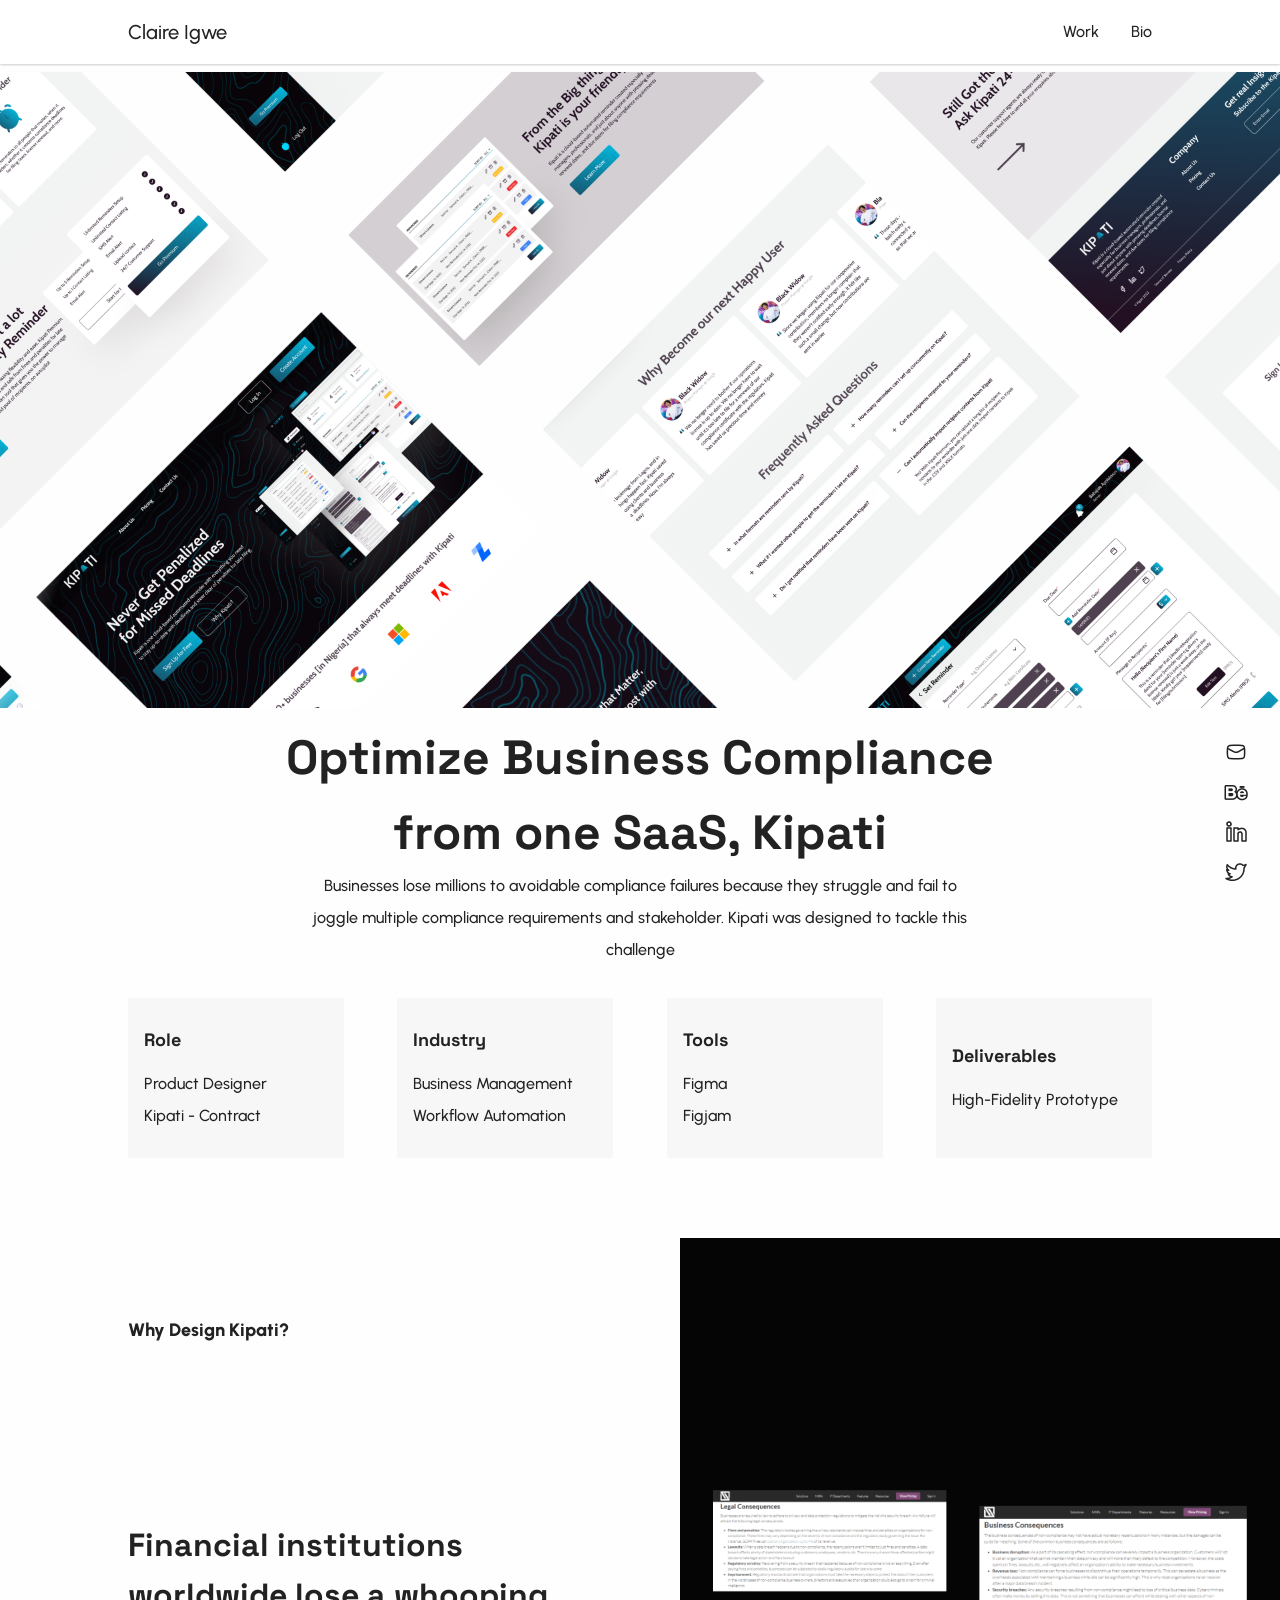
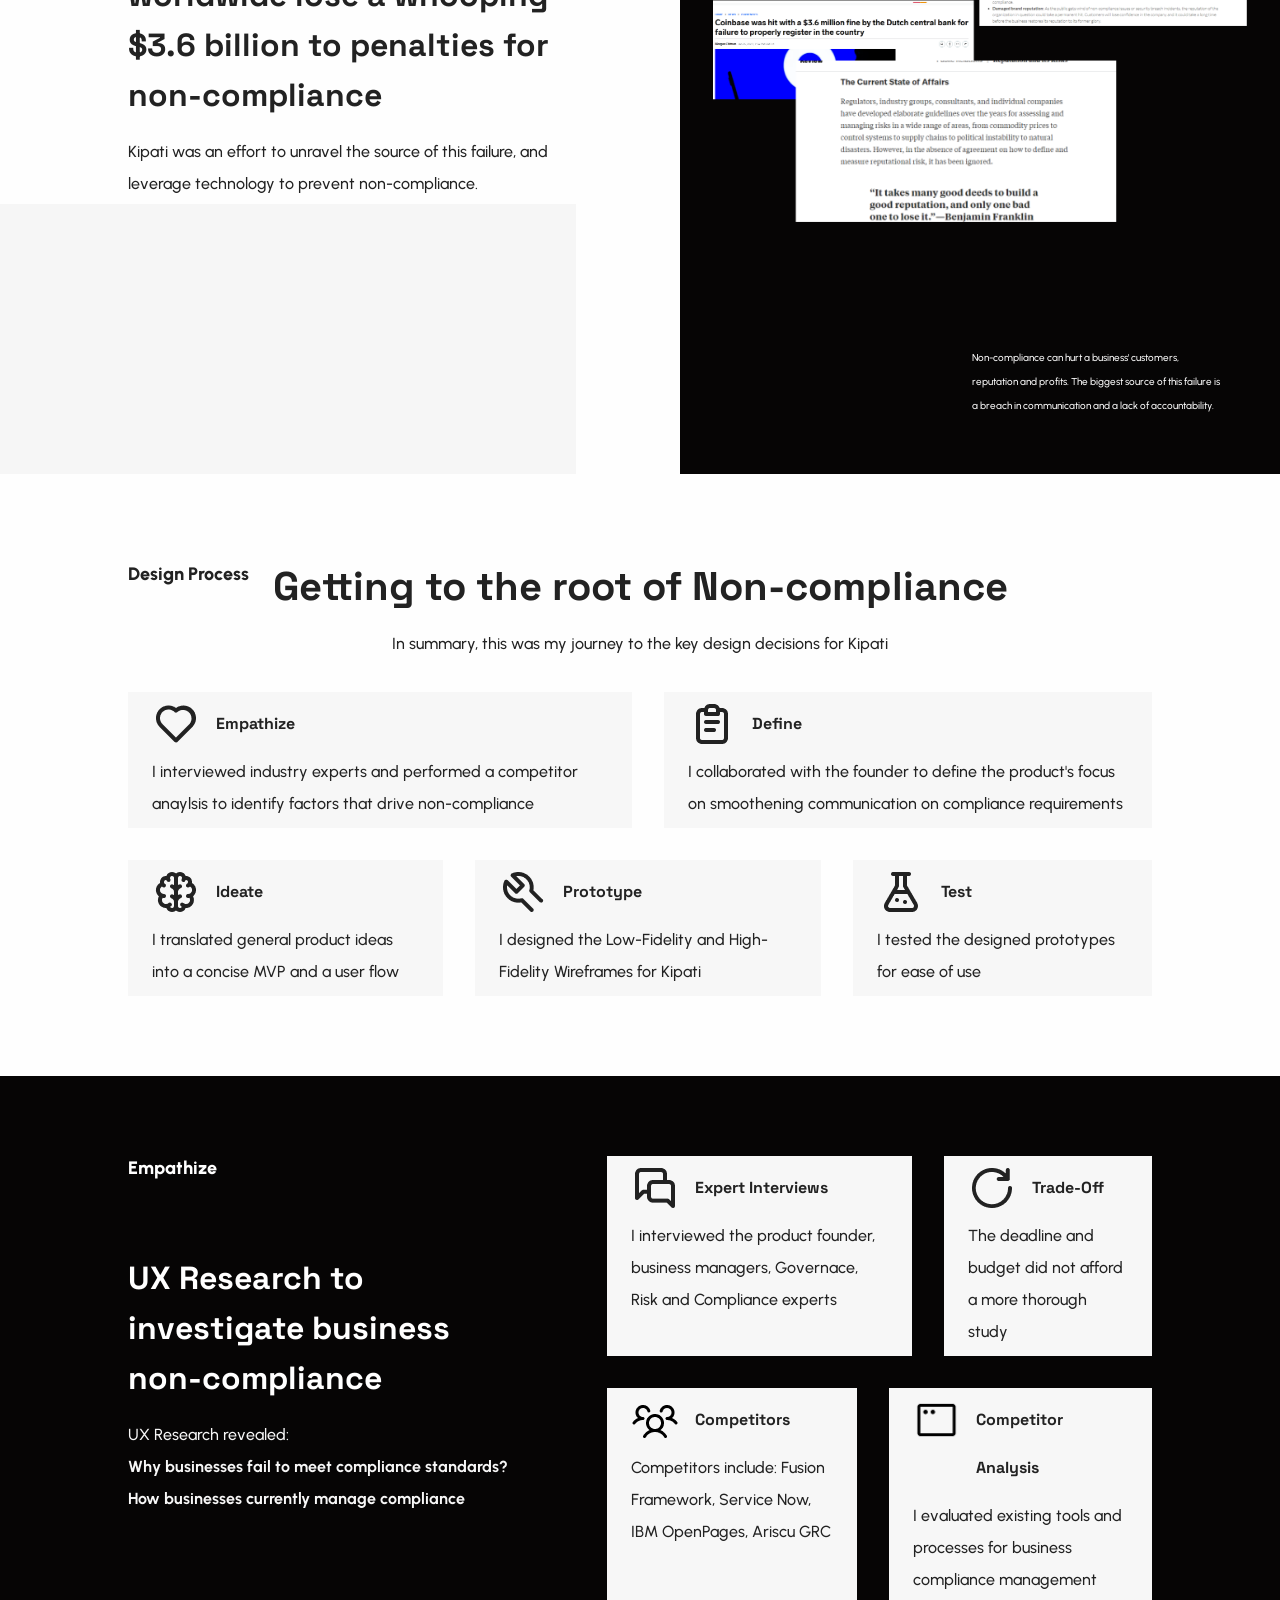
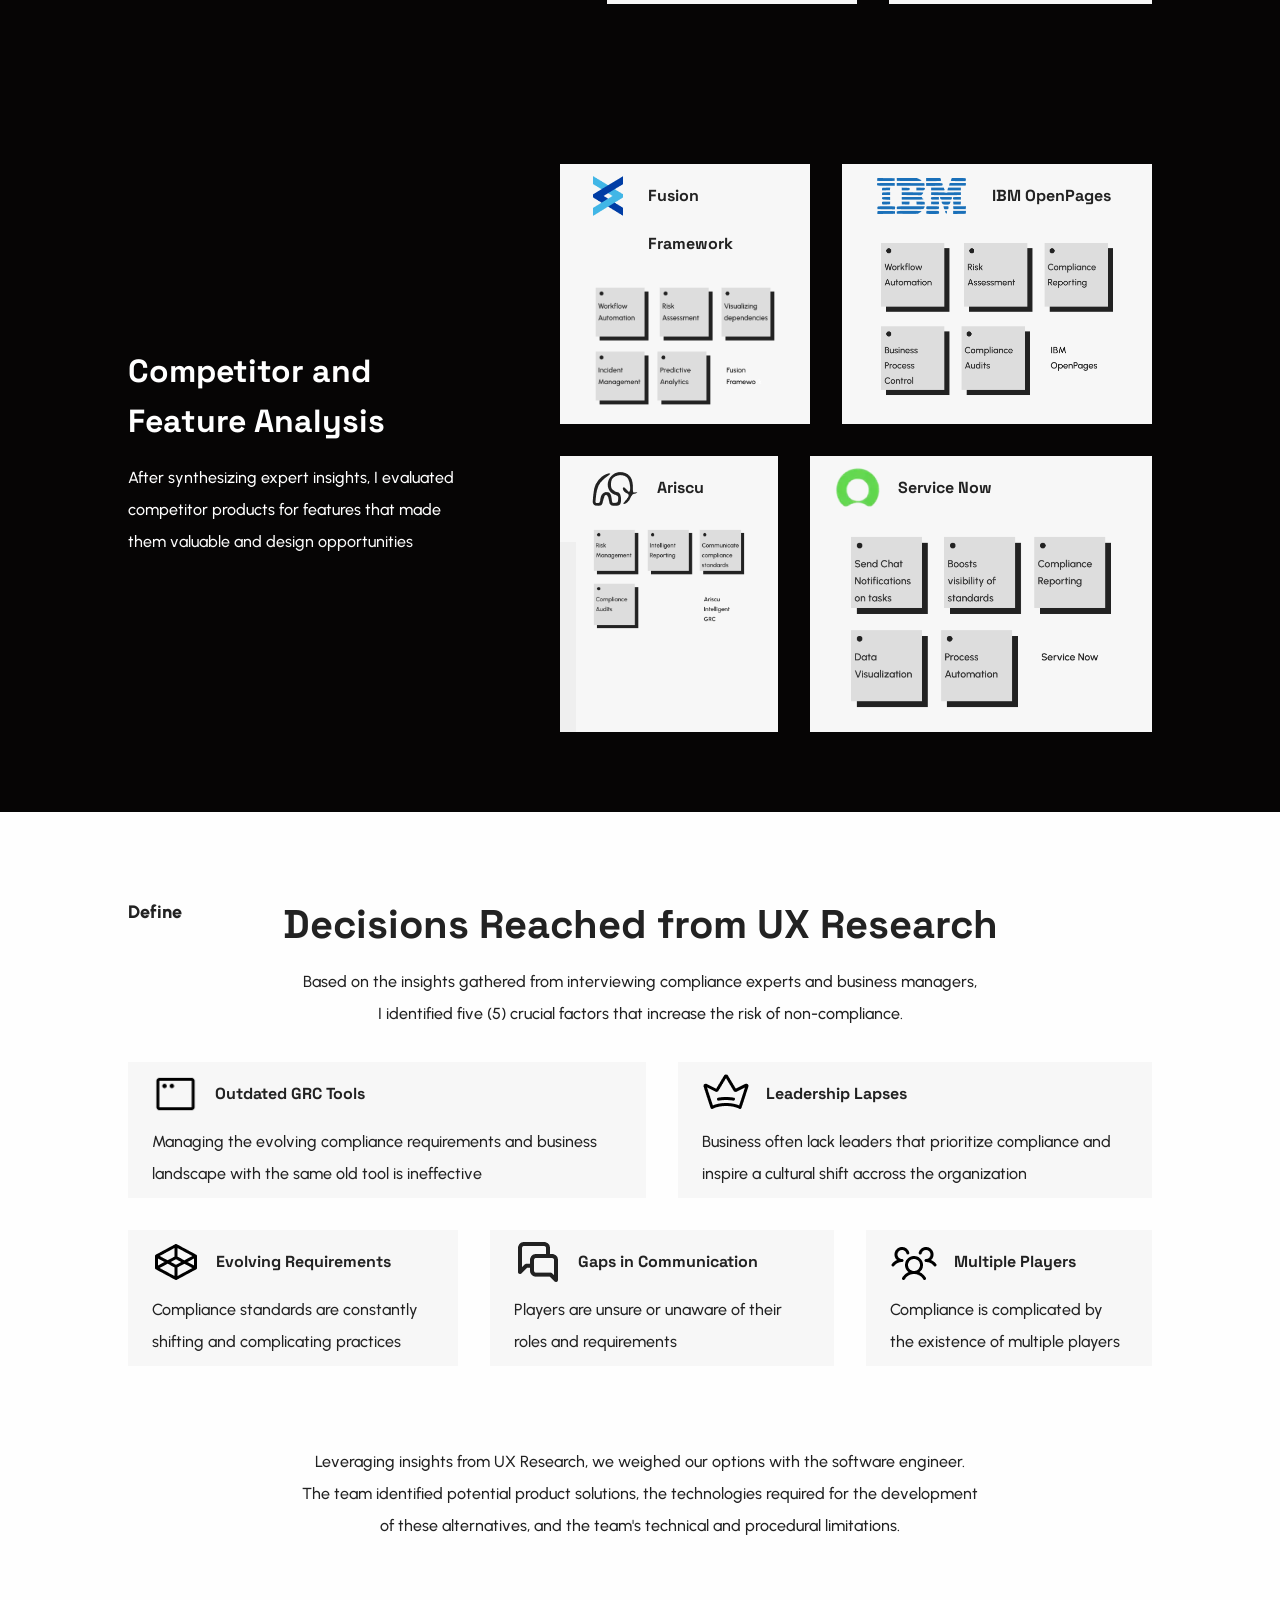
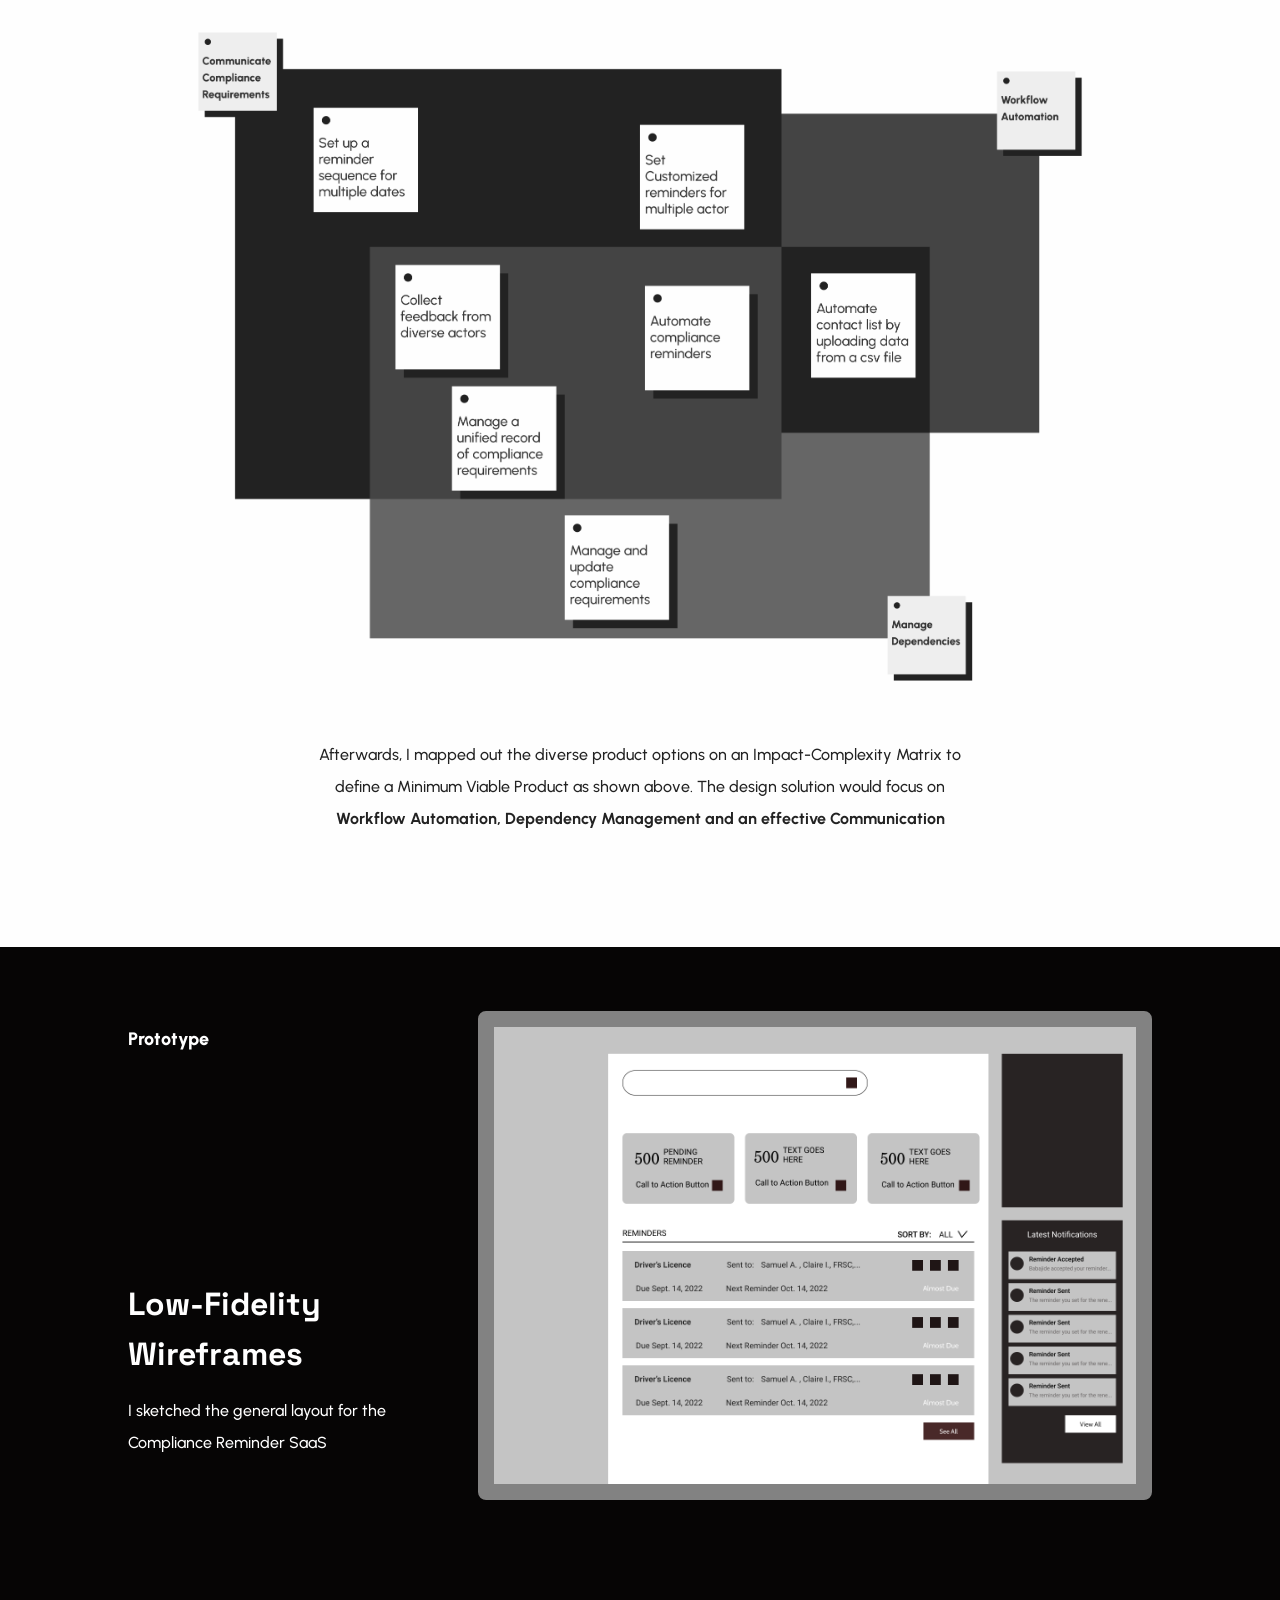
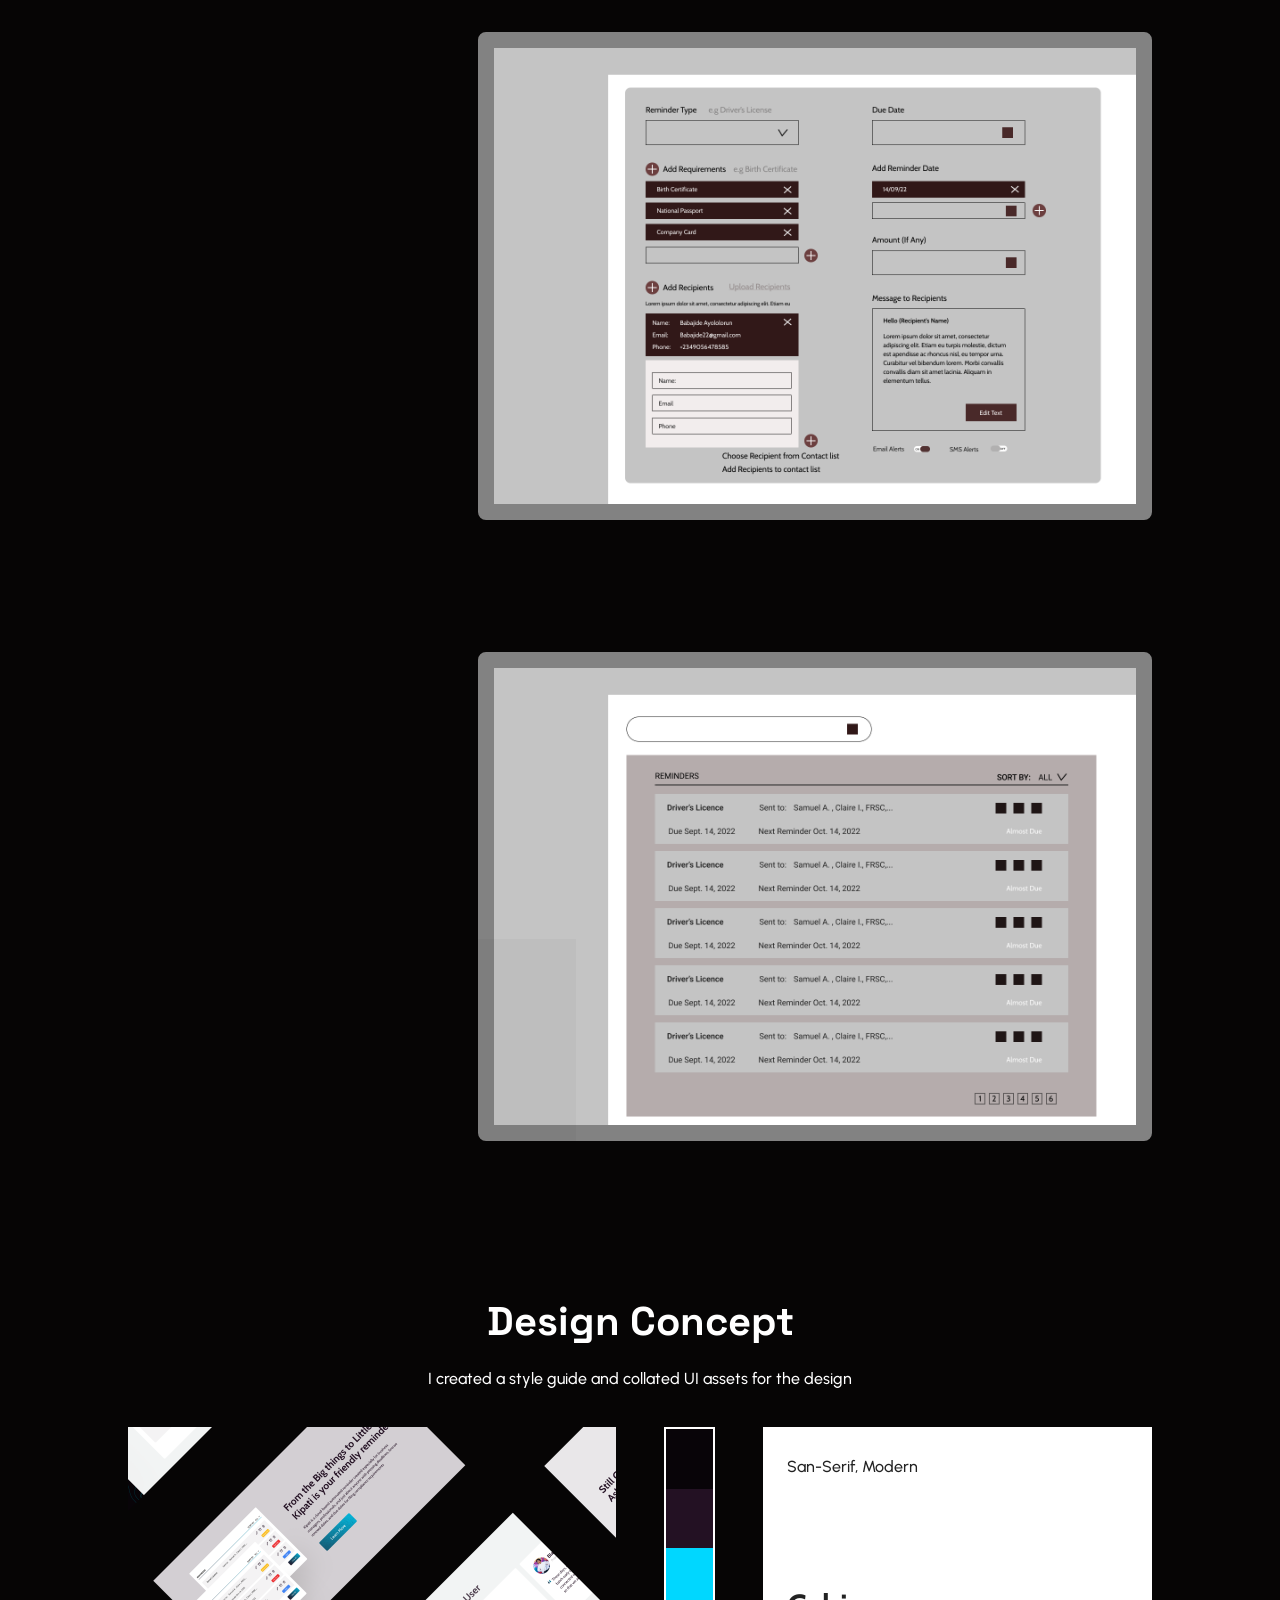
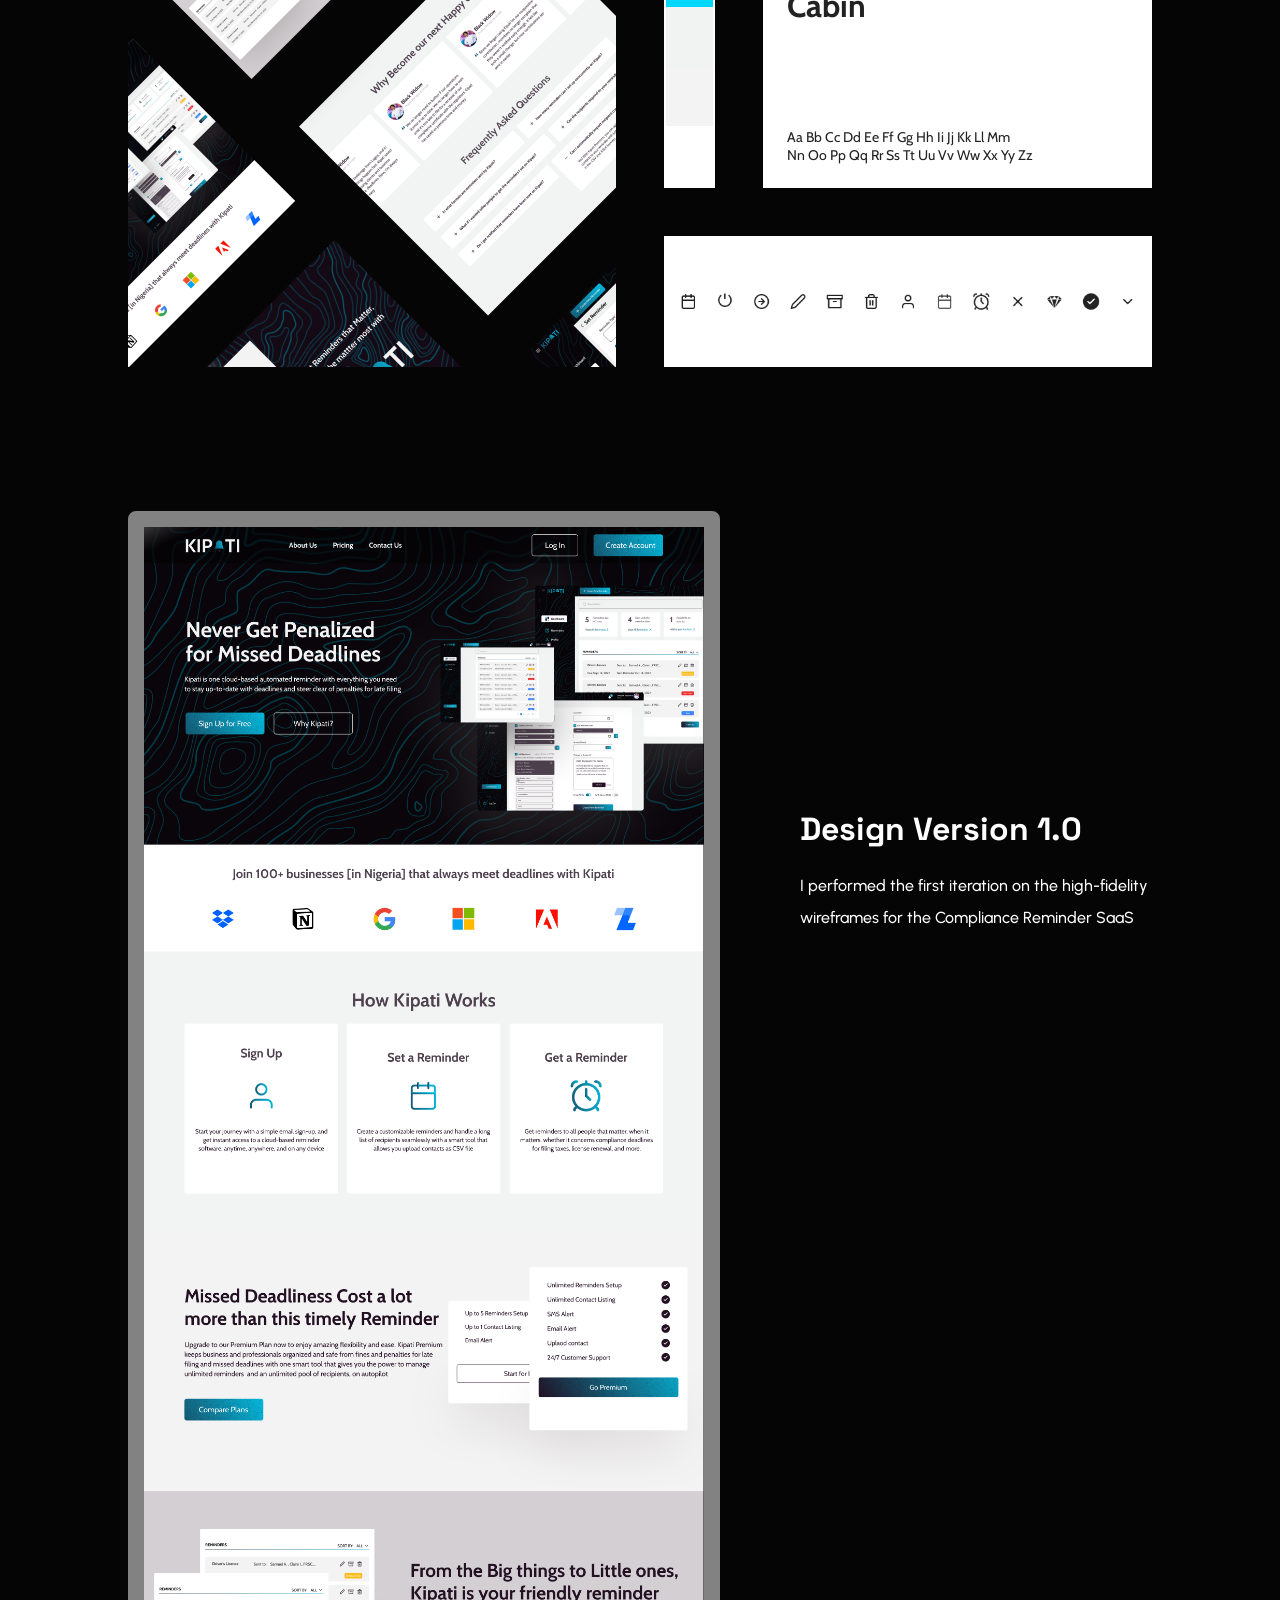
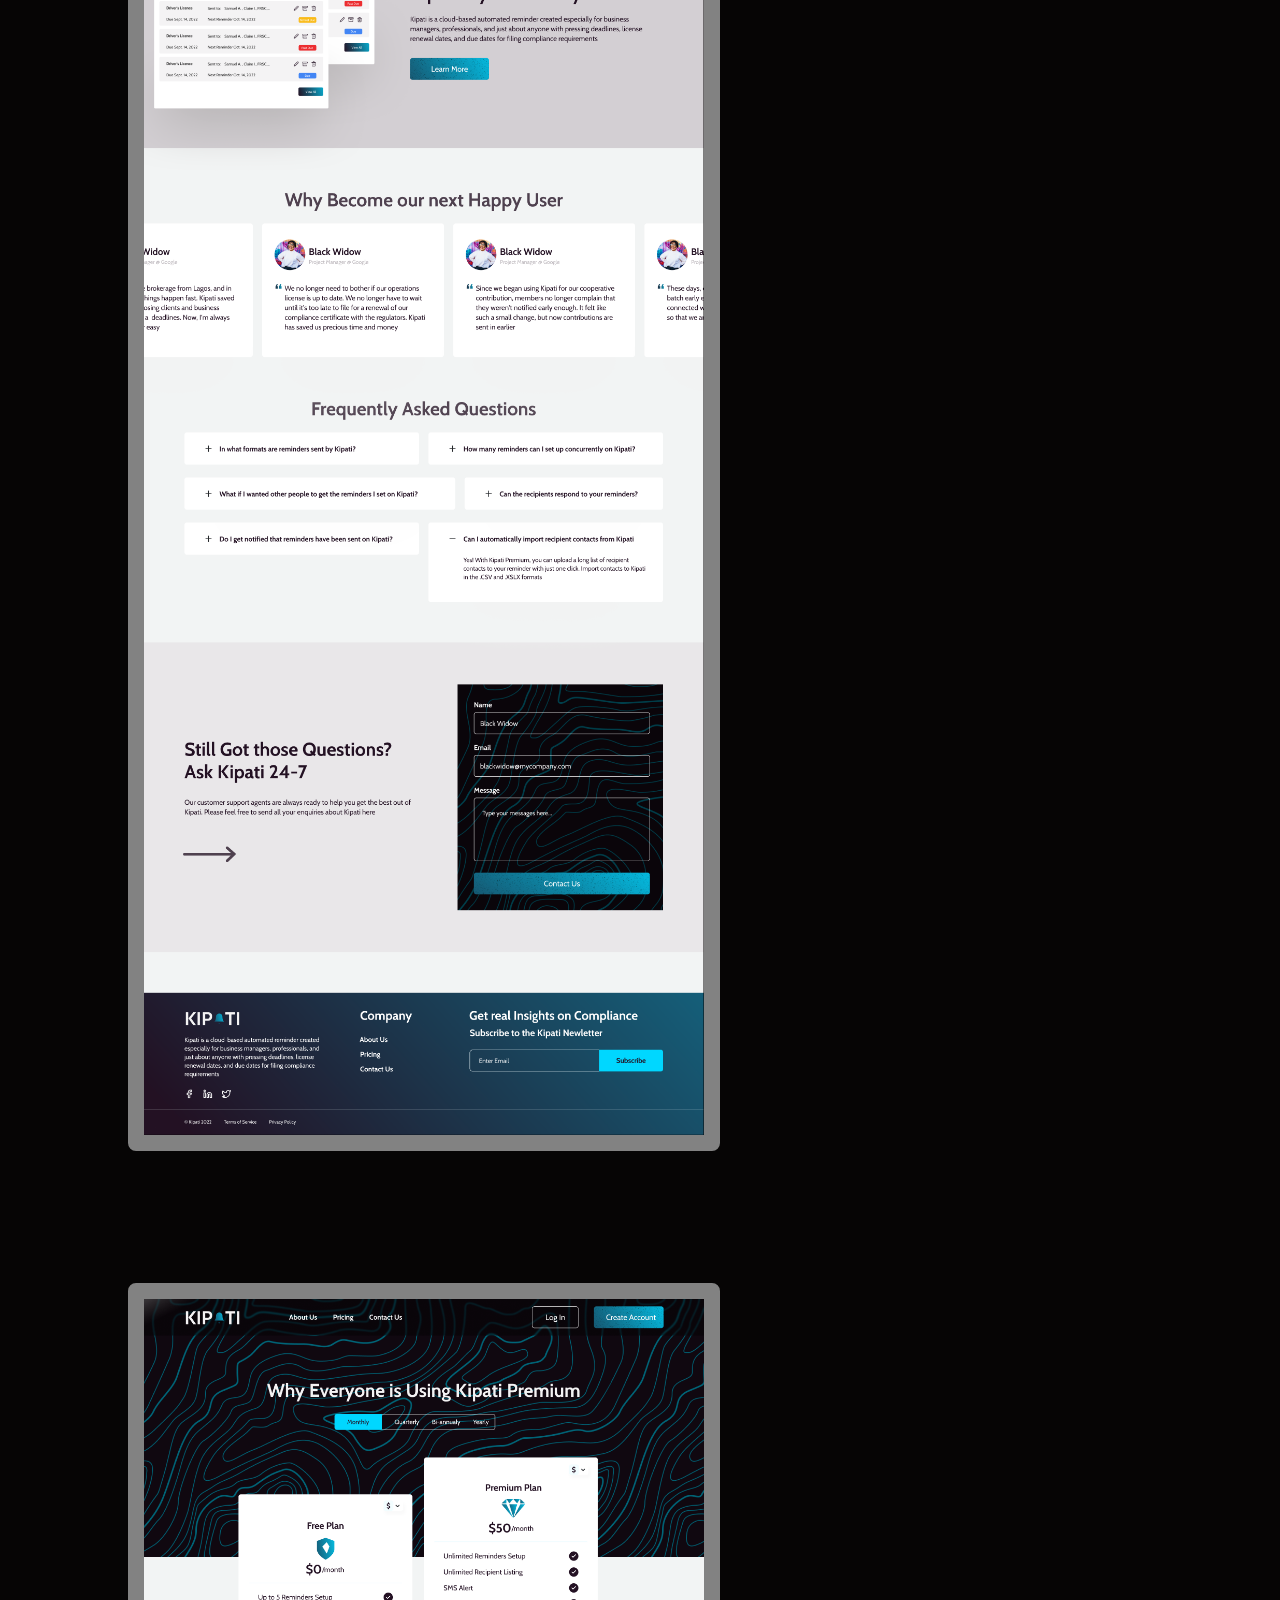
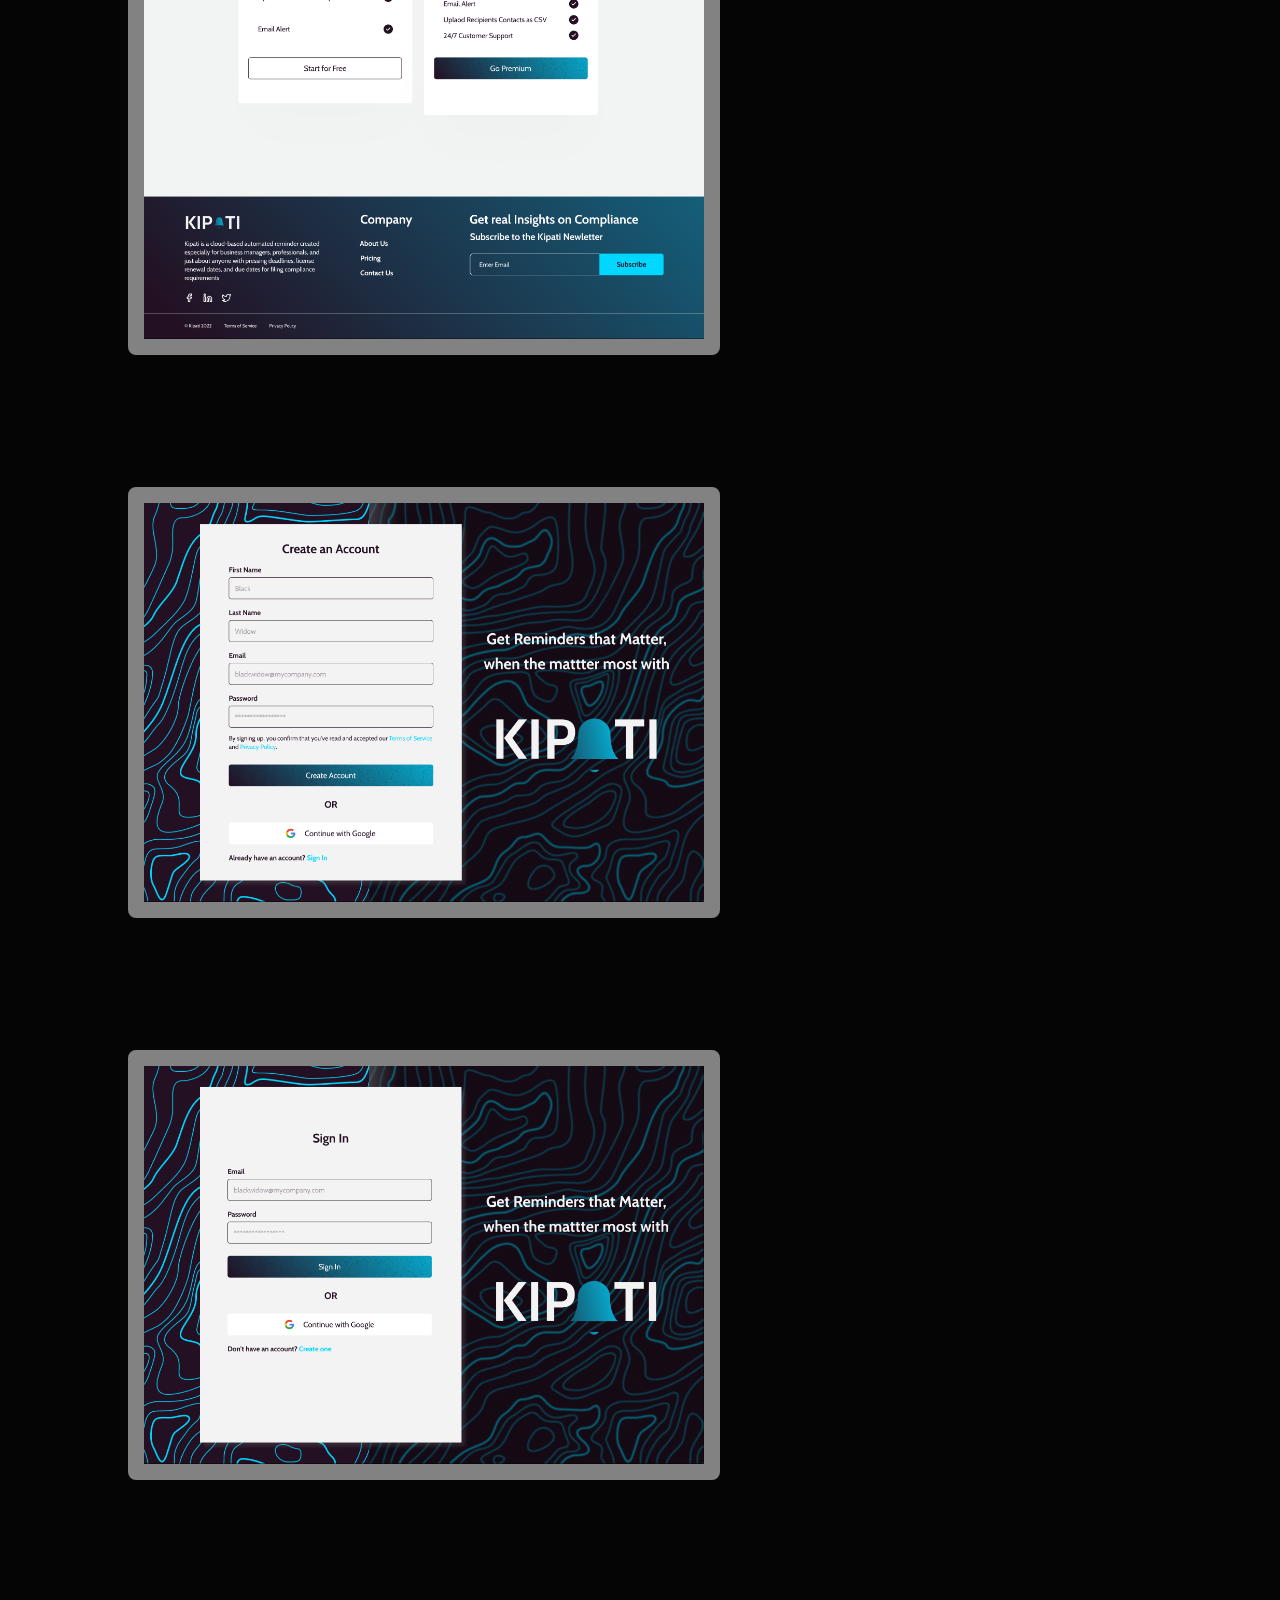
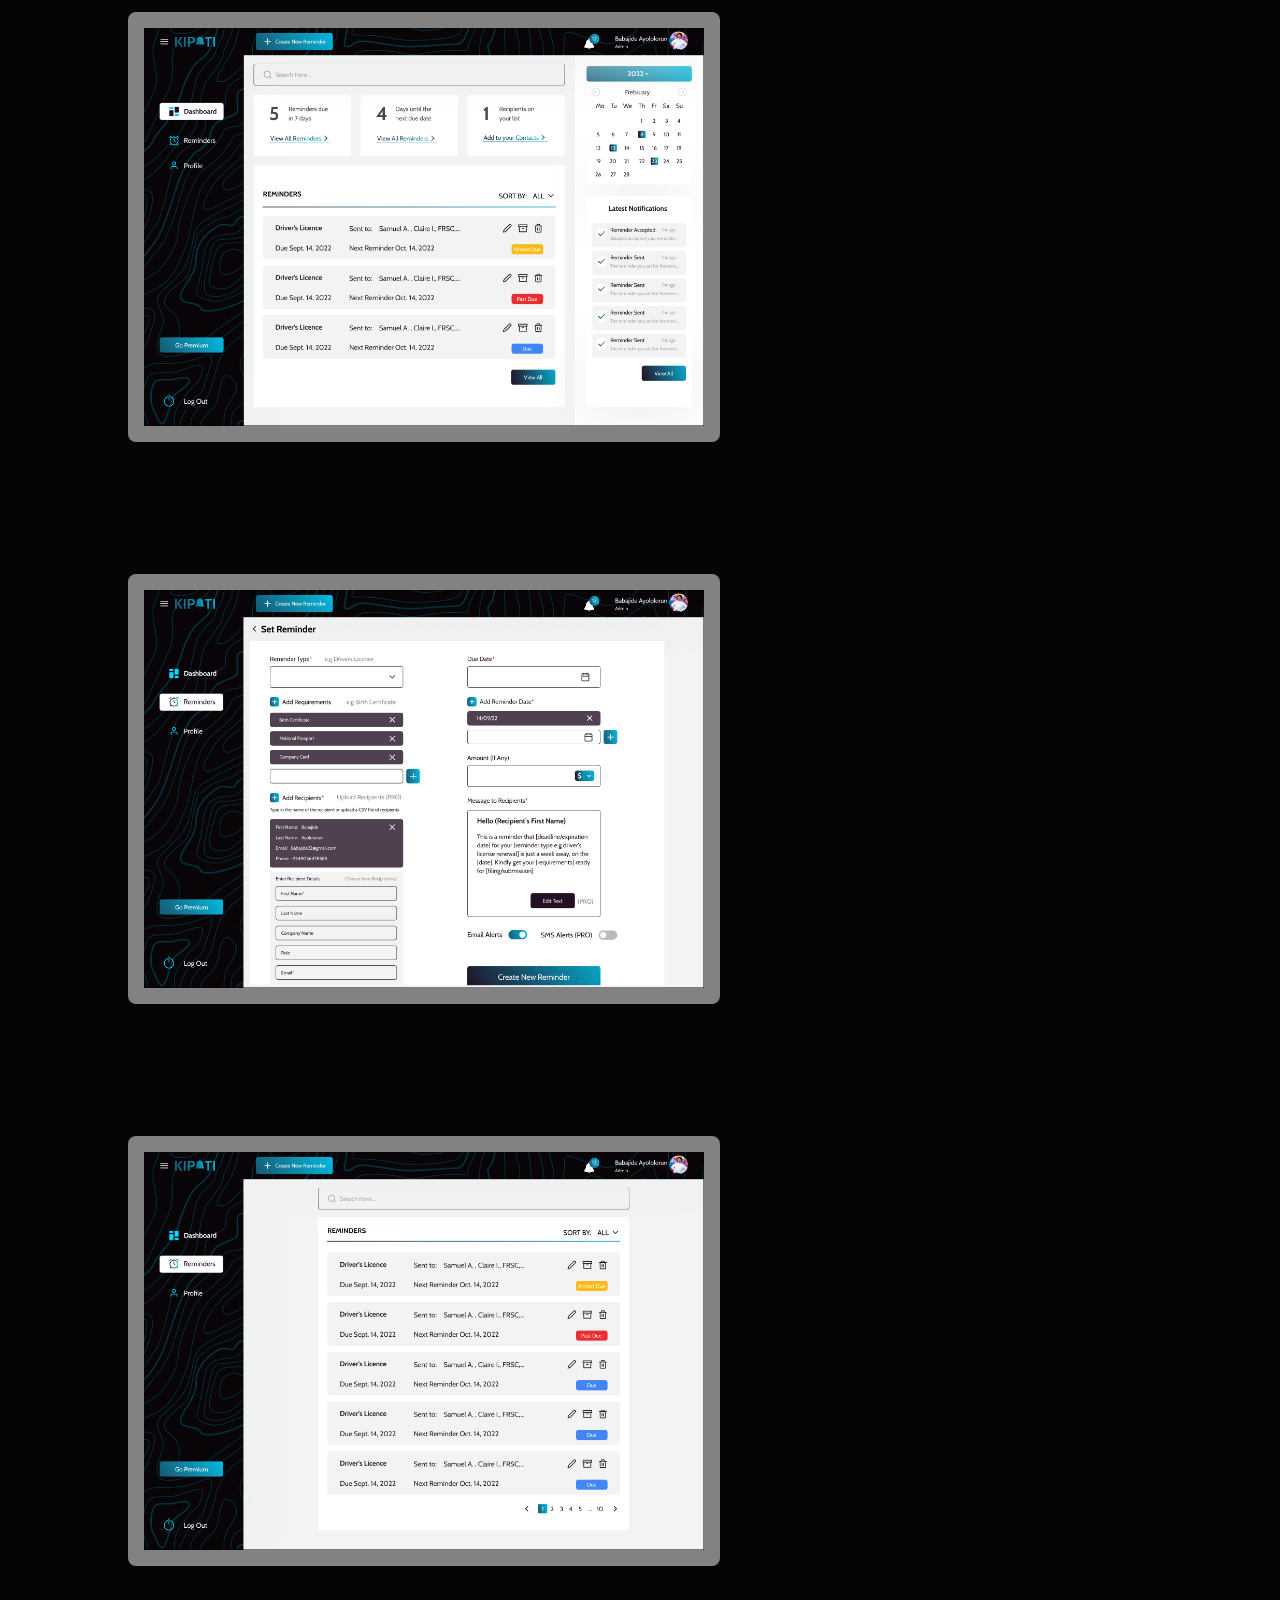
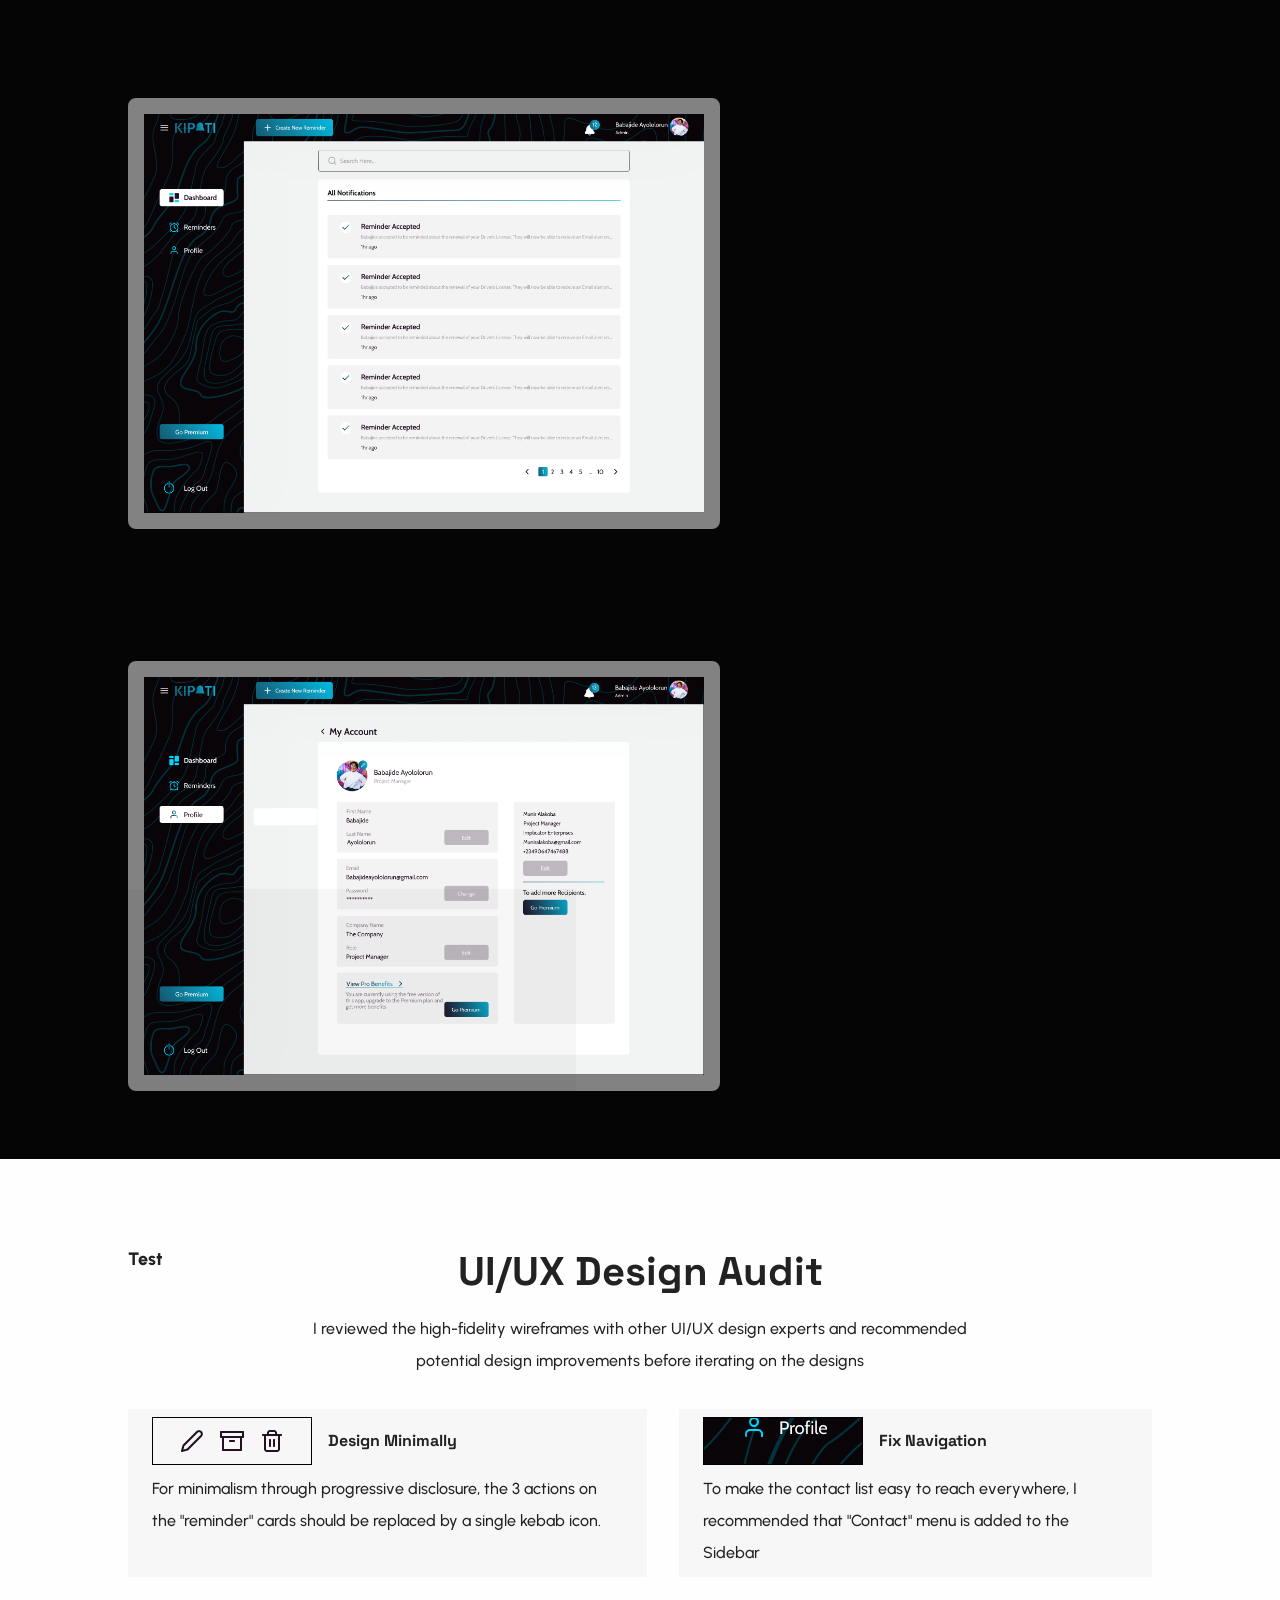
<file: kipati/index.html>
<!DOCTYPE html>
<html lang="en-US">
    <head>
        <meta charset="UTF-8">
        <meta name='viewport' content='width=device-width, initial-scale=1.0, maximum-scale=1.0' />
        <title>Claire Igwe</title>
        <link rel="icon" href="../Image/fav-icon-dark.png" type="image/x-icon">
        <link rel="preconnect" href="https://fonts.googleapis.com">
        <link rel="preconnect" href="https://fonts.gstatic.com" crossorigin>
        <link href="https://fonts.googleapis.com/css2?family=Cabin:wght@400;800&family=Space+Grotesk:wght@300;400;500;600;700&family=Urbanist:ital,wght@0,100;0,200;0,300;0,400;0,500;0,600;0,700;0,800;0,900;1,100;1,200;1,300;1,400;1,500;1,600;1,700;1,800;1,900&display=swap" rel="stylesheet">
        <link rel="stylesheet" href="../style.css">
            

    </head>

    <body>

        <header>
            <nav>
                <section id="logo_holder">
                    <a href="https://claireigwe.github.io">Claire Igwe</a>
                    <button></button>
                </section>

                <section id="menu_container_close">
                
                    <section class="nav_items">
                        <a href="https://claireigwe.github.io">Work</a>
                        <a href="https://claireigwe.github.io/bio">Bio</a>
                    </section>

                    <section class="social_links">
                        <a href="mailto:somiigwe@gmail.com" target="_blank"><img src="../Image/mail.png" alt="email icon"><p>Email</p></a>
                        <a href="https://www.behance.net/claireigwe2" target="_blank"><img src="../Image/behance.png" alt="behance icon"><p>Behance</p></a>
                        <a href="https://www.linkedin.com/in/claire-igwe" target="_blank"><img src="../Image/linkedin.png" alt="linkedin icon"><p>LinkedIn</p></a>
                        <a href="https://www.twitter.com/claire_uxdesign" target="_blank"><img src="../Image/twitter.png" alt="twitter icon"><p>Twitter</p></a>
                    </section>
                </section>
            </nav>
        </header>

        <section class="loader_kipati">
            <section></section>
            <section></section>
        </section>

        <section class="page_content">

            <section class="case_hero">

                <section class="hero_image_kipati fade"></section>

                <section class="hero_title enter_and_leave">  
                    <h2>Optimize Business Compliance from one SaaS, Kipati</h2>
                    <p>Businesses lose millions to avoidable compliance failures because they struggle and fail to joggle multiple compliance requirements and stakeholder. Kipati was designed to tackle this challenge</p>
                </section>
            
                <section class="cards">
                        <section class="card1">
                            <h4>Role</h4>
                            <p>Product Designer<br> Kipati - Contract</p>
                        </section>

                        <section class="card2">
                            <h4>Industry</h4>
                            <p>Business Management<br>Workflow Automation</p>
                        </section>

                        <section class="card3">
                            <h4>Tools</h4>
                            <p>Figma<br>Figjam</p>
                        </section>

                        <section class="card4">
                            <h4>Deliverables</h4>
                            <p>High-Fidelity Prototype</p>
                        </section>
                </section>

            </section>

        </section>

        <section class="case_section1 fit_screen">
            <section class="case_titles">
                <p>Why Design Kipati?</p>
            </section>

            <section class="text1">
                <h3>Financial institutions worldwide lose a whooping $3.6 billion to penalties for non-compliance</h3>
                <p>Kipati was an effort to unravel the source of this failure, and leverage technology to prevent non-compliance.</p>
            </section>

            <section class="image1 kipati info_kipati">
                <p class="kipati white_text highlight">Non-compliance can hurt a business' customers, reputation and profits. The biggest source of this failure is a breach in communication and a lack of accountability.</p>
            </section>

            <section class="banner1"></section>
        </section>

        <section class="case_section5 fit" id="fit1">

            <section class="case_titles">
                <p>Design Process</p>
            </section>
            
            <section class="hero_title">
                <h3 class="limit_width2">Getting to the root of Non-compliance</h3>
                <p>In summary, this was my journey to the key design decisions for Kipati</p>
            </section>

            <section class="image2 fit">
                <section class="grid2">
                    <section class="grid2_item1">
                        <section>
                            <img src="../Images/favorite.png">
                            <h5>Empathize</h5>
                        </section>
                        <p>I interviewed industry experts and performed a competitor anaylsis to identify factors that drive non-compliance</p>
                    </section>
    
                    <section class="grid2_item2">
                        <section>
                            <img src="../Images/search.png">
                            <h5>Define</h5>
                        </section>
                        <p>I collaborated with the founder to define the product's focus on smoothening communication on compliance requirements</p>
                    </section>
                    
                    <section class="grid2_item3">
                        <section>
                            <img src="../Images/psychology.png">
                            <h5>Ideate</h5>
                        </section>
                        <p>I translated general product ideas into a concise MVP and a user flow</p>
                    </section>
                    
                    <section class="grid2_item4">
                        <section>
                            <img src="../Images/build.png">
                            <h5>Prototype</h5>
                        </section>
                        <p>I designed the Low-Fidelity and High-Fidelity Wireframes for Kipati</p>
                    </section>

                    <section class="grid2_item5">
                        <section>
                            <img src="../Images/science.png">
                            <h5>Test</h5>
                        </section>
                        <p>I tested the designed prototypes for ease of use</p>
                    </section>
                </section>
            </section>
        </section>

        <section class="case_section1 kipati fit padding2">
            <section class="case_titles">
                <p class="white_text">Empathize</p>
            </section>

            <section class="text1">
                <h3>UX Research to investigate business non-compliance</h3>
                <p class="white_text">UX Research revealed:<strong><br>Why businesses fail to meet compliance standards?<br>How businesses currently manage compliance<strong></p>
            </section>

            <section class="image1 kipati">
                <section class="grid2 padding">
                    <section class="grid1_item1">
                        <section>
                            <img src="../Images/interview.png">
                            <h5>Expert Interviews</h5>
                        </section>
                        <p>I interviewed the product founder, business managers, Governace, Risk and Compliance experts</p>
                    </section>
    
                    <section class="grid1_item2">
                        <section>
                            <img src="../Images/iterate.png">
                            <h5>Trade-Off</h5>
                        </section>
                        <p>The deadline and budget did not afford a more thorough study</p>
                    </section>
    
                    <section class="grid1_item3">
                        <section>
                            <img src="../Images/competitor.png">
                            <h5>Competitors</h5>
                        </section>
                        <p>Competitors include: Fusion Framework, Service Now, IBM OpenPages, Ariscu GRC</p>
                    </section>
                    
                    <section class="grid1_item4">
                        <section>
                            <img src="../Images/app.png">
                            <h5>Competitor Analysis</h5>
                        </section>
                        <p>I evaluated existing tools and processes for business compliance management</p>
                    </section>
                </section>
            </section>

            <section class="banner1"></section>
        </section>


        <section class="case_section1 kipati fit padding2">

            <section class="text1 limit_width">
                <h3>Competitor and Feature Analysis</h3>
                <p class="white_text">After synthesizing expert insights, I evaluated competitor products for features that made them valuable and design opportunities</p>
            </section>

            <section class="image1 kipati">
                <section class="grid2 padding">
                    <section class="grid1_item1 fusion">
                        <section>
                            <img src="../Images/kipati/fusion.png">
                            <h5>Fusion Framework</h5>
                        </section>
                        <img src="../Images/kipati/fusion_feature.png" class="full_width">
                    </section>
    
                    <section class="grid1_item2 ibm">
                        <section>
                            <img src="../Images/kipati/openpages.png">
                            <h5>IBM OpenPages</h5>
                        </section>
                        <img src="../Images/kipati/ibm_feature.png" class="full_width">
                    </section>
    
                    <section class="grid1_item3 ariscu">
                        <section>
                            <img src="../Images/kipati/ariscugrc.png">
                            <h5>Ariscu</h5>
                        </section>
                        <img src="../Images/kipati/ariscu_feature.png" class="full_width">
                    </section>
                    
                    <section class="grid1_item4 servicenow">
                        <section>
                            <img src="../Images/kipati/servicenow.png">
                            <h5>Service Now</h5>
                        </section>
                        <img src="../Images/kipati/servicenow_feature.png" class="full_width">
                    </section>
                </section>
            </section>

            <section class="banner1"></section>
        </section>

        <section class="case_section5 fit" id="fit1">

            <section class="case_titles">
                <p>Define</p>
            </section>
            
            <section class="hero_title">
                <h3 class="limit_width2">Decisions Reached from UX Research</h3>
                <p>Based on the insights gathered from interviewing compliance experts and business managers, I identified five (5) crucial factors that increase the risk of non-compliance.</p>
            </section>

            <section class="image2 fit">
                <section class="grid2">
                    <section class="grid2_item1">
                        <section>
                            <img src="../Images/app.png">
                            <h5>Outdated GRC Tools</h5>
                        </section>
                        <p>Managing the evolving compliance requirements and business landscape with the same old tool is ineffective</p>
                    </section>
    
                    <section class="grid2_item2">
                        <section>
                            <img src="../Images/leader.png">
                            <h5>Leadership Lapses</h5>
                        </section>
                        <p>Business often lack leaders that prioritize compliance and inspire a cultural shift accross the organization</p>
                    </section>
                    
                    <section class="grid2_item3">
                        <section>
                            <img src="../Images/complex.png">
                            <h5>Evolving Requirements</h5>
                        </section>
                        <p>Compliance standards are constantly shifting and complicating practices</p>
                    </section>
                    
                    <section class="grid2_item4">
                        <section>
                            <img src="../Images/interview.png">
                            <h5>Gaps in Communication</h5>
                        </section>
                        <p>Players are unsure or unaware of their roles and requirements</p>
                    </section>

                    <section class="grid2_item5">
                        <section>
                            <img src="../Images/competitor.png">
                            <h5>Multiple Players</h5>
                        </section>
                        <p>Compliance is complicated by the existence of multiple players</p>
                    </section>
                </section>
            </section>

            <section class="hero_title">
                <p class="paragraph_spaced">Leveraging insights from UX Research, we weighed our options with the software engineer. The team identified potential product solutions, the technologies required for the development of these alternatives, and the team's technical and procedural limitations.</p>
            </section>

            <section class="cards2"></section>

            <section class="hero_title">
                <p> Afterwards, I mapped out the diverse product options on an Impact-Complexity Matrix to define a Minimum Viable Product as shown above. The design solution would focus on<br><strong>Workflow Automation, Dependency Management and an effective Communication</strong></p>
            </section>

        </section>


        <section class="case_section1 align kipati">

            <section class="case_titles padding4"><p class="white_text">Prototype</p></section>

            <section class="text1 fit_screen sticky2 justify">
                <h3 class="white_text">Low-Fidelity Wireframes</h3>
                <p class="white_text">I sketched the general layout for the Compliance Reminder SaaS</p>
            </section>

            <section class="image1 prototype2 snap_type right_space">
                <section class="snap_align">
                    <img src="../Images/kipati/low-fi/Dashboard.png">
                </section>

                <section class="snap_align">
                    <img src="../Images/kipati/low-fi/Set Reminder.png">
                </section>

                <section class="snap_align">
                    <img src="../Images/kipati/low-fi/Reminders.png">
                </section>
            </section>

            <section class="banner1"></section>
        </section>

        <section class="case_section6 kipati">

            <section class="hero_title">
                <h3 class="white_text">Design Concept</h3>
                <p class="white_text">I created a style guide and collated UI assets for the design</p>
            </section>

            <section class="image4">
                <section id="kipatimock"></section>
                <section class="grid4">
                    <section id="kipaticolor"></section>

                    <section id="typography" class="kipati whitebackground">
                        <p>San-Serif, Modern</p>
    
                        <p class="cabin">Cabin</p>
    
                        <p class="cabin2">Aa Bb Cc Dd Ee Ff Gg Hh Ii Jj Kk Ll Mm<br>Nn Oo Pp Qq Rr Ss Tt Uu Vv Ww Xx Yy Zz</p>
                    </section>
    
                    <section id="kipatiicon" class="whitebackground"></section>
                </section>
                
            </section>

        </section>

        <section class="case_section1 reverse padding4 align kipati">

            <section class="text4 sticky2 justify padding3 fit_screen">
                <h3>Design Version 1.0</h3>
                <p class="white_text">I performed the first iteration on the high-fidelity wireframes for the Compliance Reminder SaaS</p>
            </section>

            <section id="hi_fi_kipati" class="image1 prototype2 overflow snap_type left_space">

                <section class="snap_align sticky">
                    <img src="../Images/kipati/hi-fi/Landing page.png">
                </section>

                <section class="snap_align sticky">
                    <img src="../Images/kipati/hi-fi/Pricing.png">
                </section>

                <section class="snap_align sticky">
                    <img src="../Images/kipati/hi-fi/Create an Account.png">
                </section>

                <section class="snap_align sticky">
                    <img src="../Images/kipati/hi-fi/Sign In.png">
                </section>

                <section class="snap_align sticky">
                    <img src="../Images/kipati/hi-fi/Dashboard.png">
                </section>

                <section class="snap_align sticky">
                    <img src="../Images/kipati/hi-fi/Set Reminder.png">
                </section>

                <section class="snap_align sticky">
                    <img src="../Images/kipati/hi-fi/Reminders.png">
                </section>


                <section class="snap_align sticky">
                    <img src="../Images/kipati/hi-fi/Notifications.png">
                </section>

                <section class="snap_align sticky">
                    <img src="../Images/kipati/hi-fi/Profile.png">
                </section>
            </section>
        

            <section class="banner1"></section>
        </section>

        <section class="case_section5 fit" id="fit1">

            <section class="case_titles">
                <p>Test</p>
            </section>
            
            <section class="hero_title">
                <h3>UI/UX Design Audit</h3>
                <p>I reviewed the high-fidelity wireframes with other UI/UX design experts and recommended potential design improvements before iterating on the designs</p>
            </section>

            <section class="image2 fit">
                <section class="grid2">
                    <section class="grid2_item1">
                        <section>
                            <img src="../Images/kipati/minimal.png">
                            <h5>Design Minimally</h5>
                        </section>
                        <p>For minimalism through progressive disclosure, the 3 actions on the "reminder" cards should be replaced by a single kebab icon.</p>
                    </section>
    
                    <section class="grid2_item2">
                        <section>
                            <img src="../Images/kipati/navigation.png">
                            <h5>Fix Navigation</h5>
                        </section>
                        <p>To make the contact list easy to reach everywhere, I recommended that "Contact" menu is added to the Sidebar</p>
                    </section>
                    
                    <section class="grid2_item3">
                        <section>
                            <img src="../Images/kipati/inconsistency.png">
                            <h5>Fix Consistency</h5>
                        </section>
                        <p>To improve UI consistency, "outline-styled icons should be used</p>
                    </section>
                    
                    <section class="grid2_item4">
                        <section>
                            <img src="../Images/kipati/layout.png">
                            <h5>Layouts</h5>
                        </section>
                        <p>I recommended that the "filled" fields should display after "unfilled" ones</p>
                    </section>

                    <section class="grid2_item5">
                        <section>
                            <img src="../Images/kipati/states.png">
                            <h5>UI States</h5>
                        </section>
                        <p>The handoff should include a more comprehensive library of UI states</p>
                    </section>
                </section>
            </section>
        </section>
    
        <!--<section class="case_section1 fit_screen padding4">

            <section class="text1">
                <h3>Interaction Design</h3>
                <p>I created a Figma prototype for the cloth donation app</p>
            </section>

            <section class="image1 kipati padding2"><img class="radius" src="../Images/Clothes-XO.gif"></section>

            <section class="banner1"></section>
        </section>-->

        <section class="case_section6 kipati">
            <section class="case_titles"><p class="white_text">Learning</p></section>
            <section class="hero_title">
                <h3 class="white_text">Human-Centered Design is Iterative Problem-Solving</h3>
                <p class="white_text">Kipati built my appreciation of business management, risk and regulations. However, reviewing this (far-from-perfect) prototype was the most insightful part of this journey. I appreciate how much competence I have gained from constructive feedback and iterating on every design to build a happier world step by step.</p>
            </section>
        </section>


        <!--<section class="case_section4 kipati">
            <section class="text3">
                <h3>See more of my Works</h3>
            </section>

            <section class="grid2">
                <section class="grid1_item1">
                    <h5>Virtual Fashion Store where Shoppers<br> try out cloths remotely</h5>
                </section>

                <section class="grid1_item2">

                </section>

                <section class="grid1_item3">

                </section>
                
                <section class="grid1_item4">

                </section>
            </section>

        </section>-->

        <footer>
            <section class="title4">
                <h2>Let's Build Magic, Together</h2>
                <p>Send in a message. I would love to give you a richer tour of my works, and how we can significantly better your user experience and development</p>
            </section>

            <section class="social_links2">
                <a href="mailto:somiigwe@gmail.com"><img src="../Image/mail.png" alt="email icon"></a>
                <a href="https://www.behance.net/claireigwe2" target="_blank"><img src="../Image/behance.png" alt="behance icon"></a>
                <a href="https://www.linkedin.com/in/claire-igwe" target="_blank"><img src="../Image/linkedin.png" alt="linkedin icon"></a>
                <a href="https://www.twitter.com/claire_uxdesign" target="_blank"><img src="../Image/twitter.png" alt="twitter icon"></a>
            </section>

            <section class="banner1"></section>
        </footer>
        
        <script>
            window.onclick=(el)=>{
                console.log(el.target.id)
            if(el.target==document.querySelector('#logo_holder button')){
                if(document.querySelector('#logo_holder button').id==""){
                        document.querySelector('#logo_holder button').setAttribute('id','cancel_icon_state')
                        menu_container_close.setAttribute('id','menu_container')
                }
                else if(document.querySelector('#logo_holder button').id!=""){
                        document.querySelector('#logo_holder button').removeAttribute('id')
                         menu_container.setAttribute('id','menu_container_close')
                }}
               
               else {
                if(document.body.innerHTML.includes('menu_container')){
                     if(document.querySelector('#logo_holder button').id!=""&&!menu_container.contains(el.target)&&(el.target.tagName!=='NAV')){
                         document.querySelector('#logo_holder button').removeAttribute('id')
                         menu_container.setAttribute('id','menu_container_close')
               }
               }
               }}
               
        </script>

    </body>
</html>
</file>
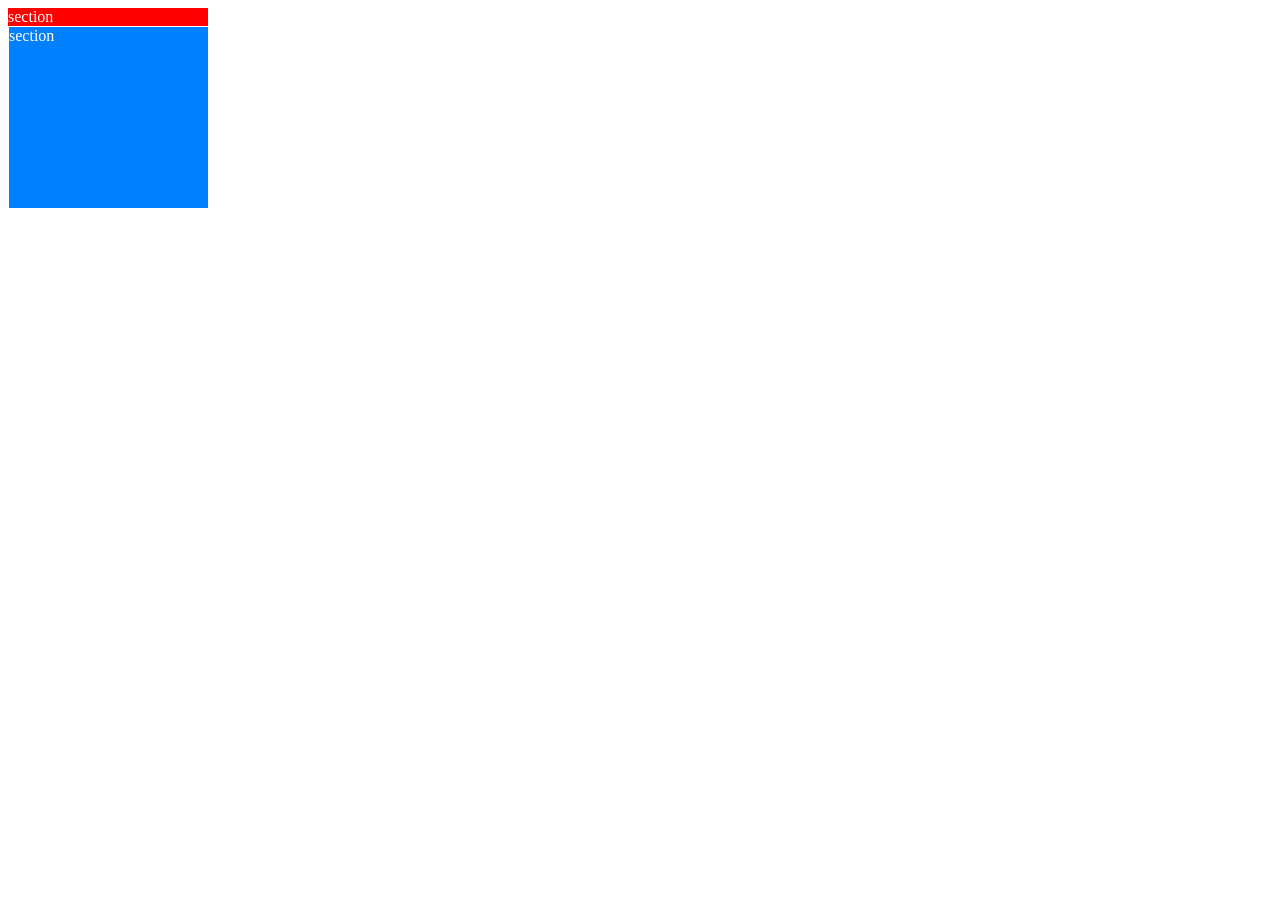
<file: Images/immers/scroll.html>
<!DOCTYPE html>
<html lang="en">
    <head>
        <meta charset="UTF-8"><meta http-equiv="X-UA-Compatible" content="IE=edge">
        <meta name="viewport" content="width=device-width, initial-scale=1.0">
        <title>document</title>
    </head>
    <body>
        <style> 
            *::-webkit-scrollbar {
                width: 0;
                background-color: rgb(64, 64, 64);
                border-bottom-left-radius: 23px;
            }
            *::-webkit-scrollbar-thumb {
                background-color: rgb(192, 192, 192);
                border-bottom-left-radius: 25px;
            }
            .love * {
                width: 200px;
                height: 200px;
                background-color: rgb(0, 127, 255);
                border: 1px solid rgb(255, 255, 255);
            }
            .love {
                height: 200px;
                width: 200px;
                background-color: rgb(255, 0, 0);
                overflow-y: scroll;
                color: rgb(255, 255, 255);
            }
        </style>
        <style></style>
        <style></style>
        <section 
            class="love"
       >
            section
            <section>section</section>
            <section>section</section>
            <section>section</section>
            <section>section</section>
            <section>section</section>
        </section>
    </body>
</html>
</file>
<file: style.css>
*{
    box-sizing: border-box;
    margin: 0%;
    padding: 0%;
}

body{
    display: flex;
    flex-direction: column;
    justify-content: space-between;
    gap: 0;
    overflow-x: hidden;
    background-color: #FEFEFE;
    color: #222222;
    position: relative;
    color-scheme: dark light;
}

header, body{
    display: flex;
    height: fit-content;
    width: 100vw;
    padding: 0;
    margin: 0;
}

.card_holder{
    display: flex;
    flex-direction: column;
    width: 100vw;
    height: fit-content;
    scroll-snap-type: y mandatory;
}


nav{
    display: flex;
    justify-content: space-between;
    align-items: center;
    width: 100vw;
    height: 64px;
    color: #222222;
    padding: 0 10vw;
    position: fixed;
    z-index: 6;
    box-shadow: 0px 1px 2px 0px rgba(0, 0, 0, 0.2);
    background-color: #FFFFFF;
    margin: 0;
}

#logo_holder{
    display: flex;
    justify-content: space-between;
    align-items: center;
    width: fit-content;
    height: 64px;
}

#logo_holder a{
    font-size: 20px;
    font-weight: 500;
}

#logo_holder button{
    display: none;            
}

.nav_items button{
    display: flex;
    justify-content: space-between;
    align-items: center;
    width: 24px;
    height: 24px;
    background-image: url(Images/day.png);
    background-color: #FFFFFF;
    border: none;
    outline: none;  
}

.menu_container, .nav_items{
    display: flex;
    justify-content: space-between;
    align-items: center;

}

.nav_items{
    gap: 32px;
}

.social_links{
    display: flex;
    flex-direction: column;
    justify-content: space-between;
    height: fit-content;
    gap: 16px;
    padding: 16px;
    position:fixed;
    bottom: 0px;
    right: 16px;
    background-color: #FEFEFE;
    color: #222222;
}

.social_links2{
    display: flex;
    justify-content: space-between;
    height: fit-content;
    width: fit-content;
    gap: 56px;
    z-index: 6;
}

.social_links a, .social_links2 a, .social_links img, .social_links2 img{
    display: flex;
    height: fit-content;
    width: fit-content;
    gap: 16px;
}

.social_links p{
    display: none;
}



.page_content{
    display: flex;
    flex-direction: column;
    justify-content: stretch;
    align-items: flex-start;
    width: 100vw;
    height: fit-content;
    background: #FEFEFE;
    color: #222222;
    margin-top: 72px;
    z-index: 1;
    scroll-snap-type: y mandatory;
}

.hero, .section1, .section2, .section3{
    scroll-snap-align: start;
}

.hero{
    display: flex;
    justify-content: stretch;
    align-items: center;
    width: 100vw;
    height: calc(100vh - 64px);
    padding: 0 10%;
    position: relative;
    overflow-y: hidden;
}

.hero_container{
    display: flex;
    flex-direction: column;
    justify-content: center;
    align-items: start;
    width: 100%;
    height: 75%;
    max-height: 720px;
    max-width: 660px;
    background: #FEFEFE;
    z-index: 3;
    padding-right: 56px;
}


.hero #hero_mock, .hero #hero_mock1{
    display: flex;
    flex-direction: column;
    justify-content: start;
    height: fit-content;
    width: 60%;
    position: absolute;
    right: 0;
    top: 0;
}


#hero_mock section{
    width: 100%;
    height: calc(100vh - 64px);
    background-position: center center;
    background-size: cover;
    background-repeat: no-repeat;
}

#hero_mock1 section{
    width: 100%;
    height: calc(100vh - 64px);
    background-position: center center;
    background-size: contain;
    background-repeat: no-repeat;
}

#hero_mock section:nth-of-type(1){
    background-image: url(Images/kipati/kipati_case_mock.png);
}

#hero_mock section:nth-of-type(2){
    background-image: url(Images/clothesxo/mock.png);
}

#hero_mock section:nth-of-type(3){
    background-image: url(Images/immers/immers_case_mock.png);
}

#hero_mock1 section:nth-of-type(1){
    background-image: url(Images/556A7070.jpg);
}

#hero_mock1 section:nth-of-type(2){
    background-image: url(Images/556A7079.jpg);
}

#hero_mock1 section:nth-of-type(3){
    background-image: url(Images/556A7084.jpg);
}



#case_titles{
    display: flex;
    flex-direction: column;
    justify-content: center;
    align-self: flex-start;
    align-items: flex-start;
    text-align: left;
    padding: 104px 0 0 10vw;
    height: fit-content;
    max-width: 50vw;
}

#works{
    display: flex;
    flex-direction: column;
    justify-content: start;
    height: fit-content;
    width: fit-content;
    padding: 48px 0 104px 0;
}

.section1{
    display: flex;
    justify-content: center;
    align-items: center;
    width: 100vw;
    height: fit-content;
    max-height: 900px;
    padding: 80px 10%;
    gap: 80px;
}

.section1_background{
    display: flex;
    justify-content: center;
    align-items: center;
    width: 100%;
    height: calc(100vh - 64px);
    background: linear-gradient(
        to top,
        #FFFFFF00 0%,
        #FFFFFF00 15%,
        #003e2a 15%,
        #003e2a 85%,
        #FFFFFF00 85%,
        #FFFFFF00 100%
    );
}

.section1_background img{
    display: flex;
    justify-content: center;
    align-items: center;
    width: auto;
    height: 100%;
    margin: 0;
}

.section1_background1{
    display: flex;
    justify-content: center;
    align-items: center;
    width: 100%;
    height: calc(100vh - 64px);
    background-color:#003e2a;
}

.section1_background1 a, .section1_background a{
    display: flex;
    justify-content: center;
    align-items: center;
    width: 100%;
    height: 100%;
}

.section1_background1 img{
    display: flex;
    justify-content: center;
    align-items: center;
    width: 80%;
    height: auto;
    margin: 0;
}

.reverse{
    flex-direction: row-reverse;
}

.section2{
    display: flex;
    justify-content: space-between;
    align-items: center;
    width: 100vw;
    height: calc(100vh - 64px);
    padding-left: 10%;
    gap: 80px;
    position: relative;
}

.section2_background{
    display: flex;
    justify-content: center;
    align-items: center;
    width: 100%;
    height: 100%;
    background: #003e2a;
}

.section3{
    display: flex;
    justify-content: center;
    flex-direction: column;
    align-items: center;
    width: 100vw;
    height: fit-content;
    padding: 72px 0;
    position: relative;
    background-color: #003e2a;
    color: #FFFFFF;
    gap: 32px;
}

.team_container{
    display: flex;
    flex-direction: column;
    justify-content: center;
    align-items: start;
    text-align: center;
    gap: 32px;
}

.team_container h4{
    align-self: center;
    text-align: center;
}

#teams{
    display: flex;
    justify-content: center;
    align-items: center;
    height: fit-content;
    gap: 200px;
}

#teams img{
    height: 64px;
}

@keyframes slider3 {
    0%{transform: translateY(0);}
    100%{transform: translateY(calc(192px - 300vh));}
}

.slide3{
    animation: slider3 9s steps(3) infinite backwards;
}

/*@keyframes slider7 {
    0%{transform: translateY(0);}
    100%{transform: translateY(-700%);}
}

.slide7{
    animation: slider7 5.25s steps(7) infinite backwards;
}*/

@keyframes slider_loop {
    0%{transform: translateX(100%);}
    100%{transform: translateX(calc(-100%));}
}

.hover1:hover{
    background-color: #0f0118;
    border: white 2px solid;
    color: white;
}

.hover2:hover{
    background-color: #010e04;
    color: white;
    border: white 2px solid;
}

.hover3:hover{
    background-color: #060505;
    color: white;
    border: white 2px solid;
}

#move{
    display: flex;
    justify-content: center;
    width: fit-content;
    gap: 104px;
}

#teams2, #teams3{
    display: flex;
    justify-content: center;
    align-items: center;
    height: fit-content;
    width: fit-content;
    overflow-x: hidden;
    gap: 104px;
    white-space: nowrap;
}

#teams2{
    animation: slider_loop 20s linear forwards infinite;
}

#teams3{
    animation: slider_loop 20s linear forwards infinite;
}

#teams2 img, #teams3 img, #team3 img, #grow img{
    height: 48px;
}

#grow{
    display: flex;
    justify-content: flex-start;
    align-items: center;
    height: fit-content;
    width: fit-content;
}

#grow section{
    display: flex;
    justify-content: space-between;
    align-items: center;
    width: 100vw;
    height: fit-content;
    padding: 0 10vw;
}

@keyframes grow {
    0%{transform: translateX(0);}
    100%{transform: translateX(-500vw);}
}

#grow{
    animation: grow 10s steps(5) backwards infinite;
}


footer{
    display: flex;
    justify-content: start;
    align-items: center;
    width: 100vw;
    height: fit-content;
    padding: calc(10vh - 6.4px) 10%;
    gap: 80px;
    position: relative;
    color: #222222;
    background-color: #FEFEFE;
    z-index: 7;
}



.title1, .title2, .title3, .title4{
    display: flex;
    flex-direction: column;
    justify-content: flex-start;
    height: fit-content;
}

.title1{
    align-items: center;
    text-align: center;
    width: 65vw;
    max-width: 1200px;
}

.title1 p{
    width: 40vw;
    max-width: 800px;
}

.title2{
    align-items: flex-start;
    text-align: left;
    width: 55vw;
    max-width: 800px;
}

.title2 a{
    height: fit-content;
}

.title2 a p{
    text-decoration: underline;
    line-height: 20px;
}

.title3{
    align-items: center;
    text-align: center;
    width: 50vw;
    max-width: 1200px;
}

.title3 p{
    align-items: center;
    text-align: center;
    width: 45vw;
    max-width: 900px;
}

.title4{
    align-items: flex-start;
    text-align: left;
    width: 30vw;
    max-width: 600px;
    gap: 16px;
}

.tag_container{
   display: flex;
   flex-wrap: wrap;
   width: fit-content;
   height: fit-content;
   gap: 8px;
}

.tags{
    width: fit-content;
    height: fit-content;
    padding: 2px 8px;
    background: #f7f7f7;
    text-align: left;
    border-radius: 8px;
    font-size: 14px;
    font-weight: 500px;
    line-height: 18px;
}




.banner1{
    width: 45vw;
    max-width: 600px;
    height: 30vh;
    background-color: #f7f7f7;
    position: absolute;
    bottom: 0;
    left: 0;
    z-index: 5;
    mix-blend-mode: multiply;
}

.banner2{
    width: 40vw;
    max-width: 540px;
    height: 20%;
    background-color: #f7f7f7;
    position: absolute;
    top: 0;
    right: 0;
    z-index: 5;
    mix-blend-mode: exclusion;
}

.banner3{
    width: 50vw;
    max-width: 900px;
    height: 60vh;
    position: absolute;
    bottom: 0;
    left: 0;
    z-index: 5;
    mix-blend-mode: multiply;
}


.grey{
    color: grey;
}

h1, h2, h3, h4, h5{
    font-family: 'Space Grotesk', Arial, sans-serif;
}

a, p{
    font-family: 'Urbanist', Arial, sans-serif;
    text-decoration: none;
    color: #222222;
}

h1{
    font-size: 64px;
    font-weight: 800;
    line-height: 100px;
    padding-bottom: 24px;
}

h2{
    font-size: 48px;
    font-weight: 800;
    line-height: 75px;
}

#footer_heading{
    font-size: 48px;
    font-weight: 800;
    line-height: 75px;
    text-align: left;
}

h3{
    font-size: 40px;
    font-weight: 800;
    line-height: 50px;
    padding: 8px 0 16px 0;
}

h4{
    font-size: 18px;
    font-weight: 700;
    line-height: 32px;
}

h5{
    text-align: left;
    font-size: 16px;
    font-weight: 600px;
    line-height: 48px;
    color: #222222;
}

a, p{
    font-size: 16px;
    font-weight: 500;
    line-height: 32px;
}


/*Case Study Template Starts*/

.case_hero{
    display: flex;
    flex-direction: column;
    justify-content: start;
    align-items: center;
    padding-bottom: 80px;
    width: 100vw;
    height: fit-content;
}

.hero_image_clothesxo, .hero_image_immers, .hero_image_kipati{
    max-height: calc(100vh - 264px);
    min-height: calc(100vh - 264px);
    width: 100vw;
    background-size: cover;
    background-repeat: no-repeat;
    background-position: center;
}

.hero_image_immers{
    background-image: url(./Images/immers/immers_case_mock.png);
}

.hero_image_clothesxo{
    background-image: url(./Images/clothesxo/mock.png);
}

.hero_image_kipati{
    background-image: url(./Images/kipati/kipati_case_mock.png);
}

.hero_title{
    display: flex;
    flex-direction: column;
    text-align: center;
    align-items: center;
    justify-content: center;
    max-width: 800px;
    min-width: 630px;
    padding: 12px 0 32px 0;
}

.hero_title p{
    max-width:680px;
}

.hold{
    height: 300px;
    width: 100vw;
    background-color: pink;
}

.cards{
    display: flex;
    justify-content: space-between;
    align-items: flex-start;
    height: fit-content;
    width: 100vw;
    padding: 0 10vw;
}

.cards1, .cards2{
    display: flex;
    justify-content: center;
    align-items: center;
    height: 85vh;
    width: 100vw;
    padding: 0 10vw;
    background-repeat: no-repeat;
    background-position: center center;
    background-size: contain;
}

.cards1{
    background-image: url(Images/clothesxo/solutions.png);
}

.cards2{
    background-image: url(Images/kipati/solution.png);
}

.cards section{
    display: flex;
    flex-direction: column;
    justify-content: center;
    align-items: flex-start;
    text-align: left;
    height: 160px;
    width: 216px;
    padding: 16px;
    gap: 12px;
    background-color: #f7f7f7;
}


.case_section1, .case_section2, .case_section3{
    display: flex;
    align-items: center;
    width: 100vw;
    position: relative;
    gap: 80px;
}

.case_section5{
    display: flex;
    flex-direction: column;
    justify-content: flex-start;
    align-items: center;
    text-align: center;
    padding: 80px 10vw;
    height: calc(100vh - 64px);
    width: 100vw;
    position: relative;
}

.case_section7{
    display: flex;
    flex-direction: column;
    justify-content: space-between;
    align-items: center;
    padding: 80px 10vw;
    height: fit-content;
    width: 100vw;
    position: relative;
    gap: 80px;
}

.bio_sections{
    display: flex;
    flex-direction: column;
    justify-content: space-between;
    align-items: center;
    padding: 0;
    height: 100%;
    width: 100%;
    gap: 32px;
}

.case_section5 .hero_title{
    padding: 0 0 32px 0;
}

.case_section4{
    display: flex;
    justify-content: flex-start;
    align-items: center;
    text-align: left;
    padding: 80px 10vw;
    height: 60vh;
    width: 100vw;
    gap: 80px;
}

.case_section3, .case_section4{
    color: #FFFFFF;
}

.case_section1, .case_section3{
    height: fit-content;
    justify-content: start;
}

.case_section2{
    height: fit-content;
    background-color: #003e2a;
    color: #FFFFFF;
    justify-content: stretch;
    padding: 80px 10vw;
}

.case_section6{
    display: flex;
    flex-direction: column;
    width: 100vw;
    height: fit-content;
    padding: 80px 10vw;
    align-items: center;
    justify-content: stretch;
    gap: 32px;
    position: relative;
}

.case_section6 .hero_title{
    text-align: center;
    max-width: 500px;
    padding: 0;
}

.case_titles{
    padding-top: 80px;
    width: fit-content;
    max-width: 180px;
    height: fit-content;
    position: absolute;
    left: 10vw;
    top: 0;
    text-align: left;
}

.case_section5 .case_titles{
    padding-top: 88px;
}


.case_titles p{
    font-family: 'Urbanist', Arial, sans-serif;
    text-decoration: none;
    color: #222222;
    font-size: 18px;
    line-height: 24px;
    font-weight: 800;
}

.case_section6 .case_titles{
    padding-top: 88px;
    padding-left: 0;
}

.text1, .text2{
    display: flex;
    flex-direction: column;
    justify-content: flex-start;
    align-items: start;
    text-align: left;
    padding-left: 10vw;
}

.text4{
    display: flex;
    flex-direction: column;
    justify-content: flex-start;
    align-items: start;
    text-align: left;
    padding-right: 10vw;
    width: fit-content;
    max-width: 600px;
}

.text5{
    display: flex;
    flex-direction: column;
    justify-content: flex-start;
    gap: 16px;
    width: 70vw;
    max-width: 720px;
    height: 100%;
    text-align: left;
}


.text1 h3, .text2 h3, .text3 h3, .text4 h3{
    font-size: 32px;
    font-weight: 40px;
}

.text1{
    max-width: 600px;
}

.limit_width{
    max-width: 480px;
}



.text2{
    width: 500px;
    max-width: none;
}

.text3{
    display: flex;
    justify-content: flex-start;
    align-items: center;
    width: 300px;
    padding-left: 10vw;
}

.text3 h3{
    padding-top: 0;
}

.case_section2 .text2, .case_section4 .text3{
    padding: 0;
}


.image1{
    display: flex;
    justify-content: center;
    align-items: center;
    width: 100%;
    height: 100%;
}

.image img{
    width: auto;
    height: calc(100vh - 160px);
    border-radius: 32px;
}

.image2{
    display: flex;
    justify-content: center;
    align-items: center;
    width: 100%;
    height: 100%;
}

.image3{
    display: flex;
    width: 100%;
    height: 70vh;
    justify-content: stretch;
    align-items: center;
    gap: 48px;
    padding: 0;
}

.image4{
    display: flex;
    width: 100%;
    height: 100%;
    justify-content: stretch;
    align-items: center;
    gap: 48px;
    padding: 0;
}

.grid4{
    display: grid;
    gap: 48px;
    width: 100%;
    height: 60vh;
}


#clothesxomock, #immersmock, #kipatimock{
    height: 60vh;
    width: 100%;
    background-size: cover;
    background-position: center center;
    background-repeat: no-repeat;
}

#immersmock{
    background-image: url(Images/immers/small_mock.png);
}

#clothesxomock{
    background-image: url(Images/clothesxo/mock.png);
}

#kipatimock{
    background-image: url(Images/kipati/kipati_case_mock.png);
}

.poppins{
    font-family: 'Poppins';
    font-weight: 800;
    font-size: 32px;
    line-height: 32px;
}

.poppins2{
    font-family: 'Poppins';
    font-weight: 100;
    font-size: 14px;
    line-height: 18px;
}

.noto{
    font-family: 'Noto Sans';
    font-weight: 800;
    font-size: 64px;
    line-height: 64px;
}

.noto2{
    font-family: 'Noto Sans';
    font-weight: 400;
    font-size: 14px;
    line-height: 18px;
}

.cabin{
    font-family: 'Cabin';
    font-weight: 800;
    font-size: 32px;
    line-height: 32px;
}

.cabin2{
    font-family: 'Cabin';
    font-weight: 400;
    font-size: 14px;
    line-height: 18px;
}


#typography{
    display: flex;
    flex-direction: column;
    padding: 24px;
    justify-content: space-between;
    align-items: flex-start;
    text-align: left;
    height: auto;
    width: 100%;
    gap: 24px;
    grid-area: 1 / 2 / 3 / 4;
}

#clothesxocolor{
    background: linear-gradient(
        to bottom,
        #222222 0%,
        #222222 16.7%,
        #7209B7 16.7%,
        #7209B7 33.4%,
        #BFDBF7 33.4%,
        #BFDBF7 50.1%,
        #DBC3EA 50.1%,
        #DBC3EA 66.8%,
        #FEECE8 66.8%,
        #FEECE8 83.5%,
        #FFFFFF 83.5%,
        #FFFFFF 100%
    );
    border: #500084 solid 2px;
    grid-area: 1 / 1 / 3 / 2;
    width: 100%;
    height: 100%;
}

#immerscolor{
    background: linear-gradient(
        to bottom,
        #222222 0%,
        #222222 20%,
        #006E18 20%,
        #006E18 40%,
        #787878 40%,
        #787878 60%,
        #F2FEFF 60%,
        #F2FEFF 80%,
        white 80%,
        white 100%
    );
    border: #084f17 solid 2px;
    grid-area: 1 / 1 / 3 / 2;
    width: 100%;
    height: 100%;
}

#kipaticolor{
    background: linear-gradient(
        to bottom,
        #080408 0%,
        #080408 16.7%,
        #231123 16.7%,
        #231123 33.3%,
        #00d7FF 33.3%,
        #00d7ff 50%,
        #F1F2F2 50%,
        #F1F2F2 66.7%,
        #F4F3F4 66.7%,
        #F4F3F4 83.3%,
        white 83.3%,
        white 100%
    );
    border: white solid 2px;
    grid-area: 1 / 1 / 3 / 2;
    width: 100%;
    height: 100%;
}

#clothesxoicon{
    background-image: url(Images/clothesxo/icons.png);
    background-size: contain;
    background-position: center center;
    background-repeat: no-repeat;
    height: 100%;
    width: 100%;
    padding: 24px;
    grid-area: 3 / 1 / 4 / 4;
}

#immersicon{
    background-image: url(Images/immers/icons_immers.png);
    background-size: contain;
    background-position: center center;
    background-repeat: no-repeat;
    height: 100%;
    width: 100%;
    padding: 24px;
    grid-area: 3 / 1 / 4 / 4;
}

#kipatiicon{
    background-image: url(Images/kipati/icon.png);
    background-size: contain;
    background-position: center center;
    background-repeat: no-repeat;
    height: 100%;
    width: 100%;
    padding: 24px;
    grid-area: 3 / 1 / 4 / 4;
}

.sticky{
    position: sticky;
    position: -webkit-sticky;
    top: 0;
}

.sticky2{
    position: sticky;
    position: -webkit-sticky;
    top: 64px;
}

.overflow{
    overflow-y: scroll;
}

.snap_type{
    scroll-snap-type: y mandatory;
}

.snap_align{
    scroll-snap-align: start;
}

.radius{
    border-radius: 16px;
}

.prototype, .prototype2{
    display: flex;
    flex-direction: column;
    justify-content: stretch;
    align-items: center;
    padding: 0;
    gap: 0;
    scroll-snap-type: y mandatory;
}

.prototype section, .prototype section{
    display: flex;
    justify-content: center;
    align-items: center;
    width: 100%;
    height: calc(100vh - 64px);
    scroll-snap-align: start;
    padding: 96px 0;
    margin: 0;
}

.prototype section img{
    width: auto;
    height: calc(100vh - 160px);
    scroll-snap-align: start;
    object-position: center;
}

.prototype2 section img{
    width: 100%;
    height: auto;
    scroll-snap-align: start;
    object-position: center;
    border: rgb(130, 130, 130) 16px solid;
    border-radius: 8px;
    margin-top: 64px;
    margin-bottom: 64px;
}

.right_space{
    padding-right: 10vw;
}

.left_space{
    padding-left: 10vw;
}


.prototype img{
    width: auto;
    height: calc(100vh - 160px);
    scroll-snap-align: start;
}

.prototype::-webkit-scrollbar, .prototype2::-webkit-scrollbar{
    display: none;
}

.image1 img{
    width: auto;
    height: calc(100vh - 160px);
}

#journey1{
    background-image: url(Image/holdjourney.png);
}

#journey2{
    background-image: url(Image/holdjourney.png);
}

#journey3{
    background-image: url(Image/holdjourney.png);
}

#flow{
    background-image: url(Images/user_flow_clothesxo_desktop.png);
    background-position: center center;
    background-repeat: no-repeat;
    background-size: contain;
}

#flow_immers{
    background-image: url(Images/immers/immers_flow_desktop.png);
    background-position: center center;
    background-repeat: no-repeat;
    background-size: contain;
}

.grid1{
    display: grid;
    justify-content: stretch;
    padding: 80px 10vw 80px 0;
    width: 100%;
    height: 100%;
    gap: 32px;
}

.grid1 section{
    background-color: #f7f7f7;
    position: relative;
}



.bottom_label{
    position: absolute;
    bottom: 0;
    right: 24px;
    padding: 8px;
}

.grid2{
    display: grid;
    justify-content: stretch;
    width: 100%;
    height: 100%;
    gap: 32px;
}

.grid2 section{
    background-color: #f7f7f7;
    padding: 8px 24px;
    display: flex;
    flex-direction: column;
    justify-content: stretch;
    align-items: flex-start;
    text-align: left;
    gap: 8px;
    width: 100%;
}

.grid2 section section{
    display: flex;
    flex-direction: row;
    justify-content: flex-start;
    align-items: start;
    padding: 0;
    gap: 16px;
}

.grid2 img{
    height: 48px;
    width: auto;
}

.grid2 p{
    width: auto;
}

.grid2 .tags{
    background-color: #500084;
    color: #FFFFFF;
    width: fit-content;
    padding: 8px;
}

.grid1_item1{
    grid-area: 1 / 1 / 2 / 4;
}

.grid1_item2{
    grid-area: 1 / 4 / 2 / 6;
}

.grid1_item3{
    grid-area: 2 / 1 / 3 / 3;
}

.grid1_item4{
    grid-area: 2 / 3 / 3 / 6;
}

.grid2_item1{
    grid-area: 1 / 1 / 3 / 4;
}

.grid2_item2{
    grid-area: 1 / 4 / 3 / 7;
}

.grid2_item3{
    grid-area: 3 / 1 / 5 / 3;
}

.grid2_item4{
    grid-area: 3 / 3 / 5 / 5;
}

.grid2_item5{
    grid-area: 3 / 5 / 5 / 7;
}

.case_section3 .case_titles p, .case_section3 .text1 p{
    background-color: none;
    color: #FFFFFF;
}

.clothes_xo{
    background-color: #0f0118;
    color:#FFFFFF
}

.kipati{
    background-color: #060505;
    color: white;
}

.grid2 section .full_width{
    width: 100%;
    height: auto;
}

.info_clothesxo{
    background-image: url(Images/clothesxo/articles.png);
    background-position: center center;
    background-size: contain;
    background-repeat: no-repeat;
    height: calc(100vh - 64px);
}

.info_immers{
    background-image: url(Images/immers/article_immers.png);
    background-position: center center;
    background-size: contain;
    background-repeat: no-repeat;
    height: calc(100vh - 64px);
}

.info_kipati{
    background-image: url(Images/kipati/article_kipati.png);
    background-position: center center;
    background-size: contain;
    background-repeat: no-repeat;
    height: calc(100vh - 64px);
}


.highlight{
    font-size: x-small;
    line-height: 24px;
    position: absolute;
    bottom: 32px;
    right: 32px;
    width: 300px;

    padding: 24px;
}

.immers{
    background-color: #010e04;
    color: white;
}

.immers_mvp{
    background-position: center center;
    background-repeat: no-repeat;
    background-size: contain;
    background-image: url(Images/immers/immersmvp.png);
}

.whitebackground{
    background-color: white;
}

.white_text{
    color: #FFFFFF;
}

.case_section1 .case_titles .white_text, .case_section6 .case_titles .white_text{
    color: #FFFFFF;
}

.case_section1 .case_titles{
    max-width: 320px;
}

.padding{
    padding-right: 10vw;
}

.padding2{
    padding-top: 80px;
    padding-bottom: 80px;
}


.case_section5 .paragraph_spaced{
    padding-top: 80px;
    padding-bottom: 0x;
}

.paragraph_limit{
    width: 90%;
}
.fit{
    height: fit-content;
}

.fit_screen{
    height: calc(100vh - 64px);
}

.align{
    align-items: start;
}

.justify{
    justify-content: center;
}

#fit1{
    height: fit-content;
}

#fit2{
    height: fit-content;
}

#fit2{
    height: fit-content;
}

#show1{
    color: white;
}

#show2{
    color: #222222;
}

#show3{
    color: white;
}

#think, #think_clothesxo, #say, #say_clothesxo, #feel, #feel_clothesxo, #do, #do_clothesxo{
    background-position: center center;
    padding: 16px;
    background-size: contain;
    background-position: left center;
    background-repeat: no-repeat;
}

#think{
    background-image: url(Images/immers/think.png);
}

#think_clothesxo{
    background-image: url(Images/clothesxo/think.png);
}

#say{
    background-image: url(Images/immers/say.png);
}

#say_clothesxo{
    background-image: url(Images/clothesxo/say.png);
}

#feel{
    background-image: url(Images/immers/feel.png);
}

#feel_clothesxo{
    background-image: url(Images/clothesxo/feel.png);
}

#do{
    background-image: url(Images/immers/do.png);
}

#do_clothesxo{
    background-image: url(Images/clothesxo/do.png);
}

@keyframes loading {
    from{transform: translateY(-100vh); opacity: 1;}
    99%{transform: translateY(100vh); opacity: 1; z-index: 7}
    to{transform: translateY(100vh); opacity: 0; z-index: 0;}
}

.loader_immers{
    display: flex;
    flex-direction: column;
    justify-content: stretch;
    align-items: center;
    position: absolute;
    top: 0;
    left: 0;
    z-index: 7;
    width: 100vw;
    height: 200vh;
    animation: loading 2.5s linear 1 forwards;
}

.loader_immers section:nth-of-type(1){
    width: 0;
    height: 0;
    border-bottom: 100vh solid #010e04;
    border-left: 100vw solid transparent;
}

.loader_immers section:nth-of-type(2){
    width: 100vw;
    height: 100vh;
    background-color: #010e04;
}

.loader_clothesxo{
    display: flex;
    flex-direction: column;
    justify-content: stretch;
    align-items: center;
    position: absolute;
    top: 0;
    left: 0;
    z-index: 7;
    width: 100vw;
    height: 200vh;
    animation: loading 2.5s linear 1 forwards;
}

.loader_clothesxo section:nth-of-type(1){
    width: 0;
    height: 0;
    border-bottom: 100vh solid #0f0118;
    border-left: 100vw solid transparent;
}

.loader_clothesxo section:nth-of-type(2){
    width: 100vw;
    height: 100vh;
    background-color: #0f0118;
}

.loader_kipati{
    display: flex;
    flex-direction: column;
    justify-content: stretch;
    align-items: center;
    position: absolute;
    top: 0;
    left: 0;
    z-index: 7;
    width: 100vw;
    height: 200vh;
    animation: loading 2.5s linear 1 forwards;
}

.loader_kipati section:nth-of-type(1){
    width: 0;
    height: 0;
    border-bottom: 100vh solid #060505;
    border-left: 100vw solid transparent;
}

.loader_kipati section:nth-of-type(2){
    width: 100vw;
    height: 100vh;
    background-color: #060505;
}

 /* 
    

    */

/*Case Study Template End*/


@media screen and (max-width:1024px) {
    nav{
        padding: 0 5vw;
    }

    .hero{
        padding: 0 5%;
    }

    #works{
        padding: 48px 0 80px 0;
    }

    .section1{
        padding: 64px 5%;
    }

    footer{
        padding-left: 5%;
        padding-right: 5%;
    }

    .title1{
        width: 80%;
        max-width: 720px;
    }
    
    .title1 p{
        width: 90%;
        max-width: 600px;
    }

    .title2{
        width: 80%;
        max-width: 680px;
    }

    .title2 a{
        height: fit-content;
    }
    
    .title2 a p{
        text-decoration: underline;
        line-height: 16px;
    }

    .section2{
        padding-left: 5%;
    }

    .section2_background{
        background-color: #003e2a;
    }

    .section2 .banner1{
        height: 30vh;
    }
    
    .title3{
        width: 80vw;
        max-width: 840px;
        padding: 0;
    }
    
    .title3 p{
        width: 80vw;
        max-width: 600px;
        padding: 0;
    }
    
    .title4{
        width: 60vw;
        max-width: 704px;
        gap: 12px;
    }

    .section1, .section2{
        gap: 48px;
    }

    #case_titles{
        padding: 80px 0 0 5vw;
        max-width: 55vw;
    }


    /*Case Study Template Starts 1024*/

.hero_image_clothesxo, .hero_image_immers, .hero_image_kipati{
        min-height: calc(100vh - 284px);
}


.hero_title{
    max-width: 680px;
    min-width: 600px;
    padding: 12px 0 32px 0;
}

.case_section5 .hero_title{
    max-width: 60vw;
    min-width: 500px;
    padding: 8px 0 32px 0;
}

.hero_title p{
    max-width:560px;
}

.cards{
    padding: 0 5vw;
}

.cards1, .cards2{
    padding: 0 5vw;
}

.cards section{
    height: 160px;
    width: 200px;
    padding: 16px;
    gap: 12px;
}

.case_section1, .case_section2{
    display: flex;
    align-items: center;
    width: 100vw;
    position: relative;
    gap: 64px;
}

.case_section1, .case_section3{
    justify-content: start;
    height: calc(100vh - 64px);
}

.case_section2{
    height: fit-content;
    background-color: #003e2a;
    color: #FFFFFF;
    justify-content: stretch;
    padding: 80px 5vw;
}

.case_section5{
    padding: 80px 5vw;
}

.case_section4{
    padding: 80px 5vw;
    height: 60vh;
    gap: 64px;
}

.case_section6{
    padding: 80px 5vw;
    gap: 32px;
}

.case_titles{
    padding-top: 64px;
    left: 5vw;
}

.text1{
    padding-left: 5vw;
    max-width: 480px;
}

.text2{
    padding-left: 5vw;
}

.text3{
    display: flex;
    width: 300px;
    padding-left: 5vw;
}

.image1{
    padding-left: 5vw;
}


#journey1{
    background-image: url(Image/holdjourney.png);
}

#journey2{
    background-image: url(Image/holdjourney.png);
}

#journey3{
    background-image: url(Image/holdjourney.png);
}


.grid1{
    padding: 64px 5vw 64px 5vw;
    gap: 32px;
}

.grid2{
    padding: 0;
    gap: 16px;
}

.clothes_xo{
    background-color: #0f0118;
    color: #FFFFFF;
}

.immers{
    background-color: #010e04;
    color: white;
}

.kipati{
    background-color: #060505;
    color: white;
}

.padding{
    padding-right: 5vw;
}

.padding2{
    padding-top: 64px;
    padding-bottom: 64px;
}



.fit{
    height: fit-content;
}

#fit1{
    height: fit-content;
}

#fit2{
    height: fit-content;
}


 /* 
   

    */

/*Case Study Template End*/

}


@media screen and (max-width:900px) {
    body{
        overflow-x: hidden;
    }


    nav{
        flex-direction: column;
        justify-content: start;
        align-items: flex-start;
        height: fit-content;
        padding: 0 5vw;
    }

    #logo_holder{
        display: flex;
        justify-content: space-between;
        height: 72px;
        width: 100%;

    }

    #logo_holder a{
        font-size: 20px;
        font-weight: 500;
    }

    #logo_holder button{
        display: flex;
        justify-content: center;
        align-items: center;
        width: 24px;
        height: 24px;
        border: none;
        outline: none;
        background-image: url('Image/hamburger.png');
    }

    #logo_holder #cancel_icon_state{
        background-image: url('Image/close.png');
    }

    #menu_container{
        display: flex;
        flex-direction: column;
        justify-content: start;
        height: calc(100vh - 64px);
        gap: 64px;
        padding: 10% 0;
    }

    #menu_container_close{
        display: none;
    }

    .nav_items{
        display: flex;
        flex-direction: column;
        align-items: flex-start;
        justify-content: space-between;
        height: fit-content;
        gap: 32px;
        padding: 0%;
    }

    .social_links{
        justify-content: flex-start;
        align-items: start;
        position: static;
        height: fit-content;
        gap: 32px;
        padding: 0;
    }




    .social_links p{
        display: flex; 
    }

    .social_links a{
        display: flex;
        gap: 32px;
    }

    .hero, .section1, .section2, .section3{
        scroll-snap-align: start;
    }
    
    .hero{
        display: flex;
        flex-direction: column;
        align-items: start;
        padding: 0;
        width: 100vw;
        height: calc(100vh - 64px);
        overflow-x: hidden;
        position: relative;
    }
    
    .hero_container{
        align-items: start;
        width: 100%;
        height: fit-content;
        padding: 80px 64px 64px 5vw;
        max-width: 100%;
    }

    .hero_container section{
        display: flex;
        flex-direction: column;
        gap: 16px;
        height: fit-content;
    }

    .hero #hero_mock{
        display: flex;
        flex-direction: row;
        justify-content: start;
        height: 60vh;
        width: fit-content;
        gap: 0;
        padding: 0;
        z-index: 1;
        position: absolute;
        top: 40vh;
    }

    .hero #hero_mock1{
        display: flex;
        flex-direction: row;
        justify-content: start;
        height: 60vh;
        width: fit-content;
        gap: 0;
        padding: 0;
        z-index: 1;
        position: absolute;
        top: 50vh;
    }


    .case_section7{
        padding: 64px 5vw;
    }

    .case_section7 .case_titles{
        position: static;
        left: 0;
        padding: 0;
    }

    .text5{
        display: flex;
        flex-direction: column;
        justify-content: flex-start;
        gap: 16px;
        width: 100%;
        max-width: 100%;
        height: 100%;
        text-align: left;
    }


    .hero #hero_mock section{
        width: 100vw;
        height: 60vh;
        background-position: center center;
        background-repeat: no-repeat;
        background-size: cover;
    }

    .hero #hero_mock1 section{
        width: 100vw;
        height: 60vh;
        background-position: center center;
        background-repeat: no-repeat;
        background-size: cover;
    }

    .hero #hero_mock section:nth-of-type(1){
        background-image: url(Images/kipati/kipati_case_mock.png);
    }
    
    .hero #hero_mock section:nth-of-type(2){
        background-image: url(Images/clothesxo/mockmobile.png);
    }
    
    .hero #hero_mock section:nth-of-type(3){
        background-image: url(Images/immers/immers_case_mock.png);
    }

    .hero #hero_mock1 section:nth-of-type(1){
        background-image: url(Images/556A7070.jpg);
    }
    
    .hero #hero_mock1 section:nth-of-type(2){
        background-image: url(Images/556A7079.jpg);
    }
    
    .hero #hero_mock1 section:nth-of-type(3){
        background-image: url(Images/556A7084.jpg);
    }


   @keyframes slider4 {
        0%{transform: translateX(0);}
        100%{transform: translateX(300vw);}
    }
    
    .slide3{
        animation: slider4 9s steps(3) backwards infinite;
    }

    @keyframes slider5 {
        0%{transform: translateY(0);}
        100%{transform: translateY(210vh);}
    }
    
    .slide5{
        animation: slider4 9s steps(3) backwards infinite;
    }

    #works{
        padding: 40px 0 72px 0;
    }

    .section1{
        display: flex;
        flex-direction: column;
        justify-content: stretch;
        align-items: start;
        width: 100vw;
        height: calc(100vh - 64px);
        padding: 80px 5%;
        gap: 32px;
    }
    
    .section1_background{
        display: flex;
        flex-direction: column;
        justify-content: stretch;
        align-items: flex-end;
        height: 100%;
        width: 90vw;
        background: linear-gradient(
            to top,
            #003e2a 0%,
            #003e2a 75%,
            #FFFFFF00 75%,
            #FFFFFF00 100%
        );
        padding: 0 5%;
    }

    .section1_background img{
        display: flex;
        justify-content: center;
        align-items: flex-end;
        height: auto;
        width: 100%;
    }

    .section1_background1{
        display: flex;
        flex-direction: column;
        justify-content: stretch;
        align-items: center;
        height: 100%;
        width: 90vw;
        background-color: #003e2a;
        padding: 0 5%;
    }

    .section1_background1 img{
        display: flex;
        justify-content: center;
        align-items: center;
        height: auto;
        width: 100%;
    }

    .section2{
        flex-direction: column-reverse;
        justify-content: space-between;
        align-items: left;
        gap: 48px;
        position: relative;
        padding-top: calc(10vh - 6.4px);
    }

    .section2 .title2{
        width: 100%;
    }
    
    .section2_background{
        display: flex;
        justify-content: center;
        align-items: center;

    }

    .section3{
        align-items: start;
        padding: calc(10vh - 6.4px) 5%;
        position: relative;
    }

    #teams{
        display: flex;
        justify-content: space-between;
        align-items: center;
        height: fit-content;
        width: fit-content;
        gap: 20vw;
    }
    
    #teams img{
        height: 48px;
    }

    #move{
        gap: 72px;
    }
    
    #teams2, #teams3{
        display: flex;
        justify-content: ce;
        align-items: center;
        width: fit-content;
        height: fit-content;
        gap: 72px;
    }

    #grow{
        width: fit-content;
    }

    #grow section{
        width: 90vw;
        padding: 0 5vw;
    }

    @keyframes grow {
        0%{transform: translateX(0);}
        100%{transform: translateX(-450vw);}
    }
    
    #grow{
        animation: grow 10s steps(5) backwards infinite;
    }
    
    #teams2 img, #teams3 img{
        height: 40px;
    }

    #grow img{
        height: 32px;
    }

    footer{
        display: flex;
        flex-direction: column;
        justify-content: space-between;
        align-items: start;
        width: 100vw;
        height: fit-content;
        padding: calc(10vh - 6.4px) 5%;
        gap: 48px;
        position: relative;
        color: #222222;
    }
    
    .title1{
        align-items: start;
        text-align: left;
        width: 95%;
        max-width: 680px;
    }
    
    .title1 p{
        width: 80%;
        max-width: 600px;
    }

    .title2{
        align-items: start;
        text-align: left;
        width: 95%;
        max-width: 680px;
        height: fit-content;
    }
    
    .title3{
        align-items: start;
        text-align: left;
        width: 90vw;
        max-width: 680px;
    }
    
    .title3 p{
        align-items: start;
        text-align: left;
        width: 80vw;
        max-width: 600px;
        padding: 0;
    }
    
    .title4{
        align-items: flex-start;
        text-align: left;
        width: 60vw;
        max-width: 420px;
        gap: 12px;
    }
    

    .banner3{
        width: 80vw;
        max-width: 600px;
    }

    .banner1{
        width: 300px;
        height: 300px;
    }

    .banner2{
        width: 40vw;
        max-width: 320px;
        height: 160px;
        background-color: #f7f7f7;
    }

    #case_titles{
        align-self: flex-start;
        align-items: start;
        text-align: left;
        padding: 56px 0 0 5vw;
        max-width: 60vw;
    }

    .tags{
        width: fit-content;
        height: fit-content;
        padding: 2px 8px;
        background: #f7f7f7;
        text-align: left;
        border-radius: 8px;
        font-size: 12px;
        font-weight: 40px;
        line-height: 20px;
    }

    

    h1{
        font-size: 48px;
        font-weight: 700;
        line-height: 80px;
        padding-bottom: 24px;
    }

    h2{
        font-size: 44px;
        font-weight: 700;
        line-height: 64px;
    }

    #footer_heading{
        font-size: 44px;
        font-weight: 700;
        line-height: 64px;
        text-align: left;
    }
    
    h3{
        font-size: 32px;
        font-weight: 700;
        line-height: 40px;
        padding: 8px 0 16px 0;
    }
    
    h4{
        font-size: 16px;
        font-weight: 800;
        line-height: 28px;
    }

    h5{
        text-align: left;
        font-size: 16px;
        font-weight: 560px;
        line-height: 32px;
    }

    a, p{
        font-size: 16px;
        font-weight: 500;
        line-height: 32px;
    }

    /*Case Study Template Starts 900px*/

.hero_image_clothesxo{
    max-height: calc(100vh - 264px);
    min-height: calc(100vh - 264px);
    width: 100vw;
    background-image: url(./Images/clothesxo/mockmobile.png);
    background-size: cover;
    background-repeat: no-repeat;
    background-position: center;
}

.hero_image_immers{
    max-height: calc(100vh - 264px);
    min-height: calc(100vh - 264px);
    width: 100vw;
    background-image: url(./Images/immers/immers_case_mock_moibile.png);
    background-size: cover;
    background-repeat: no-repeat;
    background-position: center;
}

.hero_title{
    display: flex;
    flex-direction: column;
    text-align: left;
    align-items: start;
    justify-content: center;
    padding: 12px 5vw 48px 5vw;
    width: 100vw;
    max-width: 90vw;
    min-width: fit-content;
}

.hero_title p{
    width: 90vw;
    max-width: 90vh;
}

.case_section5 .hero_title{
    width: 500px;
    padding: 12px 0 48px 0;
    max-width: none;
    min-width: none;
}


.hold{
    height: 300px;
    width: 100vw;
    background-color: pink;
}

.cards{
    display: grid;
    justify-content: stretch;
    height: fit-content;
    width: 100%;
    gap: 24px;
    padding: 0 5vw;
}

.cards1, .cards2{
    display: flex;
    align-items: flex-start;
    width: 100%;
    height: 60vh;
    padding: 0;
}

.cards1{
    background-image: url(Images/clothesxo/solutionsmobile.png);
}

.cards2{
    background-image: url(Images/kipati/solutionmobile.png);
}

.cards section{
    display: flex;
    flex-direction: column;
    justify-content: flex-start;
    align-items: start;
    text-align: left;
    padding: 16px;
    gap: 16px;
    background-color: #f7f7f7;
    width: 100%;
    height: 100%;
    margin: 0;
}

.card1{
    grid-area: 1 / 1 / 2 / 4;
}

.card2{
    grid-area: 1 / 4 / 2 / 6;
}

.card3{
    grid-area: 2 / 1 / 3 / 3;
}

.card4{
    grid-area: 2 / 3 / 3 / 6;
}

.case_section1, .case_section3{
    flex-direction: column;
    justify-content: start;
    align-items: flex-start;
    gap: 32px;
}

.case_section1{
    height: fit-content;
    min-height: none;
}

#think, #think_clothesxo, #say, #say_clothesxo, #feel, #feel_clothesxo, #do, #do_clothesxo{
    height: 240px;
}


.fit{
    height: fit-content;
}

.fit_screen{
    height: fit-content;
}

.align{
    align-items: start;
}

#fit1{
    height: fit-content;
}

#fit2{
    height: fit-content;
}

.sticky2{
    position: static;
}

.case_section2{
    flex-direction: column;
    height: fit-content;
    background-color: #003e2a;
    color: #FFFFFF;
    justify-content: stretch;
    align-items: flex-start;
    padding: 80px 5vw;
    gap: 32px;
}



.case_section4{
    flex-direction: column;
    padding: 80px 5vw;
    height: 60vh;
    gap: 32px;
}

.case_section4 .text3{
    padding: 0 0 24px 0;
}

.case_section5{
    padding: 80px 5vw;
    height: calc(100vh - 64px);

    width: 100vw;
    align-items: flex-start;
    text-align: left;
}

.image3{
    width: 100%;
    height: 90vh;
    gap: 32px;
    flex-direction: column;
    align-items: flex-start;
    justify-content: stretch;
}

.image4{
    width: 100%;
    height: 100%;
    gap: 32px;
    flex-direction: column;
    align-items: flex-start;
    justify-content: stretch;
}

.grid4{
    display: grid;
    gap: 56px;
    width: 100%;
    height: 100%;
}

#journey1{
    background-image: url(Image/holdjourneymobile.png);
}

#journey2{
    background-image: url(Image/holdjourneymobile.png);
}

#journey3{
    background-image: url(Image/holdjourneymobile.png);
}


#flow{
    background-image: url(Images/user_flow_clothesxo_mobile.png);
}

#flow_immers{
    background-image: url(Images/immers/immers_flow_mobile.png);
}

.immers_mvp{
    background-position: center center;
    background-repeat: no-repeat;
    background-size: contain;
    background-image: url(Images/immers/immersmvp_mobile.png);
    height: calc(100vh - 64px);
}

.case_titles{
    position: static;
    padding: 0 5vw 16px 5vw;
    align-self: flex-start;
    text-align: left;
    width: 100vw;
    max-width: none;
}

.case_section5 .case_titles{
    padding: 0 0 16px 0;
}

.case_section6{
    align-items: flex-start;
}

.case_section6 .hero_title{
    text-align: left;
    max-width: 90vw;
}

.case_section6 .case_titles{
    padding: 0 0 16px 0;
}

.case_titles p{
    font-family: 'Urbanist', Arial, sans-serif;
    text-decoration: none;
    font-size: 16px;
    line-height: 20px;
    font-weight: 600;
}


.text1{
    padding: 0 5vw;
    width: 100vw;
    max-width: 640px;
}

.text1 h3, .text2 h3{
    font-size: 32px;
    font-weight: 48px;
}

.text2{
    padding: 0 5vw;
    width: 400px;
    max-width: none;
}

.text3{
    display: flex;
    width: 90vw;
    padding: 0 5vw;
}


.grid1{
    padding: 0px 5vw 80px 5vw;
    gap: 24px;
}

.grid2{
    padding: 0;
}

.grid2 section{
    padding: 24px;
}

#hi_fi_kipati{
    padding: 0 5vw;
}

.prototype2 section img{
    width: 100%;
    height: auto;
    scroll-snap-align: start;
    object-position: center;
    border: rgb(130, 130, 130) 16px solid;
    border-radius: 8px;
    margin-top: 40px;
    margin-bottom: 40px;
}

.right_space{
    padding-right: 5vw;
}

.left_space{
    padding-left: 10vw;
}

.clothes_xo{
    background-color: #0f0118;
    color: #FFFFFF;
}

.immers{
    background-color: #010e04;
    color: white;
}

.kipati{
    background-color: #060505;
    color: white;
}

.hero_image_immers{
    background-image: url(./Images/immers/immers_case_mock_moibile.png);
}

.hero_image_clothesxo{
    background-image: url(./Images/clothesxo/mockmobile.png);
}

.hero_image_kipati{
    background-image: url(./Images/kipati/kipati_case_mock_moibile.png);
}

.padding{
    padding-right: 5vw;
}

.padding3{
    padding-left: 5vw;
}

.padding4{
    padding-top: 80px;
}

.info_clothesxo, .info_immers{
    height: 70vh;
}

.highlight{
    font-size: large;
    line-height: 36px;
    position: absolute;
    bottom: 32px;
    right: 32px;
    width: 90vw;
    padding: 24px;
}

.whitebackground{
    background-color: white;
}

.padding4{
    padding-top: 64px;
}



 /* 

    */

/*Case Study Template End* 900px*/

}

@media screen and (max-width: 500px) {

body{
    overflow-x: hidden;
}

.case_section4{
        min-height: 900px;
    }
    
    .case_section5{
        min-height: 1200px;
        padding: 64px 5vw;
        width: 100vw;
    }
    
    .case_section5 .hero_title{
        padding: 12px 5vw 48px 0;
        width: auto;
        max-width: auto;
        min-width: none;
    }


    .case_section6 .hero_title{
        padding: 0;
    }

    
    
    .grid1_item1{
        grid-area: 1 / 1 / 2 / 2;
    }
    
    .grid1_item2{
        grid-area: 2 / 1 / 3 / 2;
    }
    
    .grid1_item3{
        grid-area: 3 / 1 / 4 / 2;
    }
    
    .grid1_item4{
        grid-area: 4 / 1 / 5 / 2;
    }
    
    .grid2_item1{
        grid-area: 1 / 1 / 2 / 2;
    }
    
    .grid2_item2{
        grid-area: 2 / 1 / 3 / 2;
    }
    
    .grid2_item3{
        grid-area: 3 / 1 / 4 / 2;
    }
    
    .grid2_item4{
        grid-area: 4 / 1 / 5 / 2;
    }
    
    .grid2_item5{
        grid-area: 5 / 1 / 6 / 2;
    }

    .fit{
        height: fit-content;
    }
    
    #fit1{
        height: fit-content;
    }

    #fit2{
        height: fit-content;
    }

    .grid4{
        gap: 48px;
    }

    #clothesxocolor{
        width: 32px;
    }

    #immerscolor{
        width: 32px;
    }

    #kipaticolor{
        width: 32px;
    }

    .whitebackground{
        background-color: white;
    }

    .hero_title .limit_width2{
        max-width: 70%;
    }

    .padding4{
        padding-top: 64px;
    }

}

@media screen and (max-width: 430px) {
    
    body{
        overflow-x: hidden;
    }

    #menu_container{
        height: calc(100vh - 64px);
    }
    
    .hero, .section2, .section3{
        scroll-snap-align: start;
    }

    .hero{
        display: flex;
        flex-direction: column;
        max-height: 800px;
    }
    
    
    .hero_container{
        align-items: start;
        width: 100vw;

        padding: 64px 5vw 48px 5vw;
        height: fit-content;
    }

    #works{
        padding: 0 0 64px 0;
    }

    .section1{
        gap: 24px;
        padding: 64px 5%;
    }

    .padding5{
        padding-top: 0;
    }

    .section2{
        flex-direction: column-reverse;
        justify-content: space-between;
        align-items: left;
        gap: 48px;
        position: relative;
        padding: calc(10vh - 6.4px) 0 0 0;
    }

    .section2 .title2{
        width: 100%;
        max-width: 680px;
        padding: 0 5%;
    }

    #teams{
        display: flex;
        justify-content: space-between;
        align-items: center;
        height: fit-content;
    }
    
    #teams img{
        height: 32px;
    }

    #move{
        gap: 56px;
    }
    
    #teams2, #teams3{
        display: flex;
        justify-content: center;
        align-items: center;
        height: fit-content;
        gap: 56px;
    }
    
    #teams2 img, #teams3 img, #grow img{
        height: 20px;
    }
    

    footer{
        display: flex;
        flex-direction: column;
        justify-content: space-between;
        align-items: start;
        width: 100vw;
        height: fit-content;
        padding: calc(10vh - 6.4px) 5%;
        gap: 24px;
        position: relative;
        color: #222222;
    }
    
    .title1{
        align-items: start;
        text-align: left;
        width: 95%;
        max-width: 680px;
    }
    
    .title1 p{
        width: 80%;
        max-width: 600px;
    }

    .title2{
        align-items: start;
        text-align: left;
        width: 95%;
        max-width: 680px;
    }
    
    .title3{
        align-items: start;
        text-align: left;
        width: 90vw;
        max-width: 680px;
        height: fit-content;
    }
    
    .title3 p{
        align-items: start;
        text-align: left;
        width: 80vw;
        max-width: 600px;
        padding: 0;
    }

    .banner3{
        width: 80vw;
        max-width: 600px;
    }

    .banner1{
        width: 160px;
        height: 160px;
    }

    .banner2{
        width: 40vw;
        max-width: 240px;
        height: 104px;
        background-color: #f7f7f7;
    }

    #case_titles{
        padding: 56px 0 32px 5vw;
        max-width: 80vw;
    }

    h1{
        font-size: 32px;
        font-weight: 700;
        line-height: 56px;
        padding-bottom: 16px;
    }

    h2{
        font-size: 28px;
        font-weight: 700;
        line-height: 32px;
    }

    #footer_heading{
        font-size: 28px;
        font-weight: 700;
        line-height: 32px;
        text-align: left;
    }
    
    h3{
        font-size: 24px;
        font-weight: 700;
        line-height: 32px;
        padding: 8px 0 16px 0;
    }


    a, p{
        font-size: 16px;
        font-weight: 400;
        line-height: 32px;
    }

    /*Case Study Template Starts *430px*/

    .case_section1, .case_section3{
        flex-direction: column;
        justify-content: start;
        align-items: flex-start;
        gap: 24px;
    }



    .case_section2{
        gap: 24px;
    }

    .case_section4{
        padding: 64px 5vw;
        height: 65vh;
        width: 100vw;
        gap: 24px;
    }


    .case_titles{
        position: static;
        padding: 0 0 16px 5vw;
    }
    
    .case_titles p{
        font-size: 14px;
        line-height: 16px;
        font-weight: 600;
    }
    
    .text1{
        padding: 0 5vw;
        width: 100vw;
        max-width: none;
    }

    .text1 h3{
        font-size: 24px;
        font-weight: 40px;
    }

    .text2{
        width: 100vw;
        max-width: none;
    }

    .text2 h3{
        font-size: 24px;
        font-weight: 40px;
    }
    
    .clothes_xo{
        background-color: #0f0118;
        color: #FFFFFF;
    }

    .immers{
        background-color: #010e04;
        color: white;
    }

    .kipati{
        background-color: #060505;
        color: white;
    }

    .white_text{
        color: #FFFFFF;
    }

    .paragraph_limit{
        width: 90vw;
    }

    
    .fit{
        height: fit-content;
    }
    
    #fit1{
        height: fit-content;
    }

    #fit2{
        height: fit-content;
    }

    .whitebackground{
        background-color: white;
    }

    .padding4{
        padding-top: 64px;
    }

    /*Case Study Template Ends *430px*/
}

@keyframes anima1 {
    0%{transform: translateY(30%); opacity: 0;}
    100%{transform: translateY(0); opacity: 1;}
}

.enter_and_leave{
    animation: anima1 2s ease-in 0s 1;
}


@keyframes anima2 {
    0%{opacity: 0;}
    100%{opacity: 1;}
}

.fade{
    animation: anima2 2s ease-in 0s 1;
}

.fade_slower{
    animation: anima2 1s ease-in 0s 1;
}
</file>
